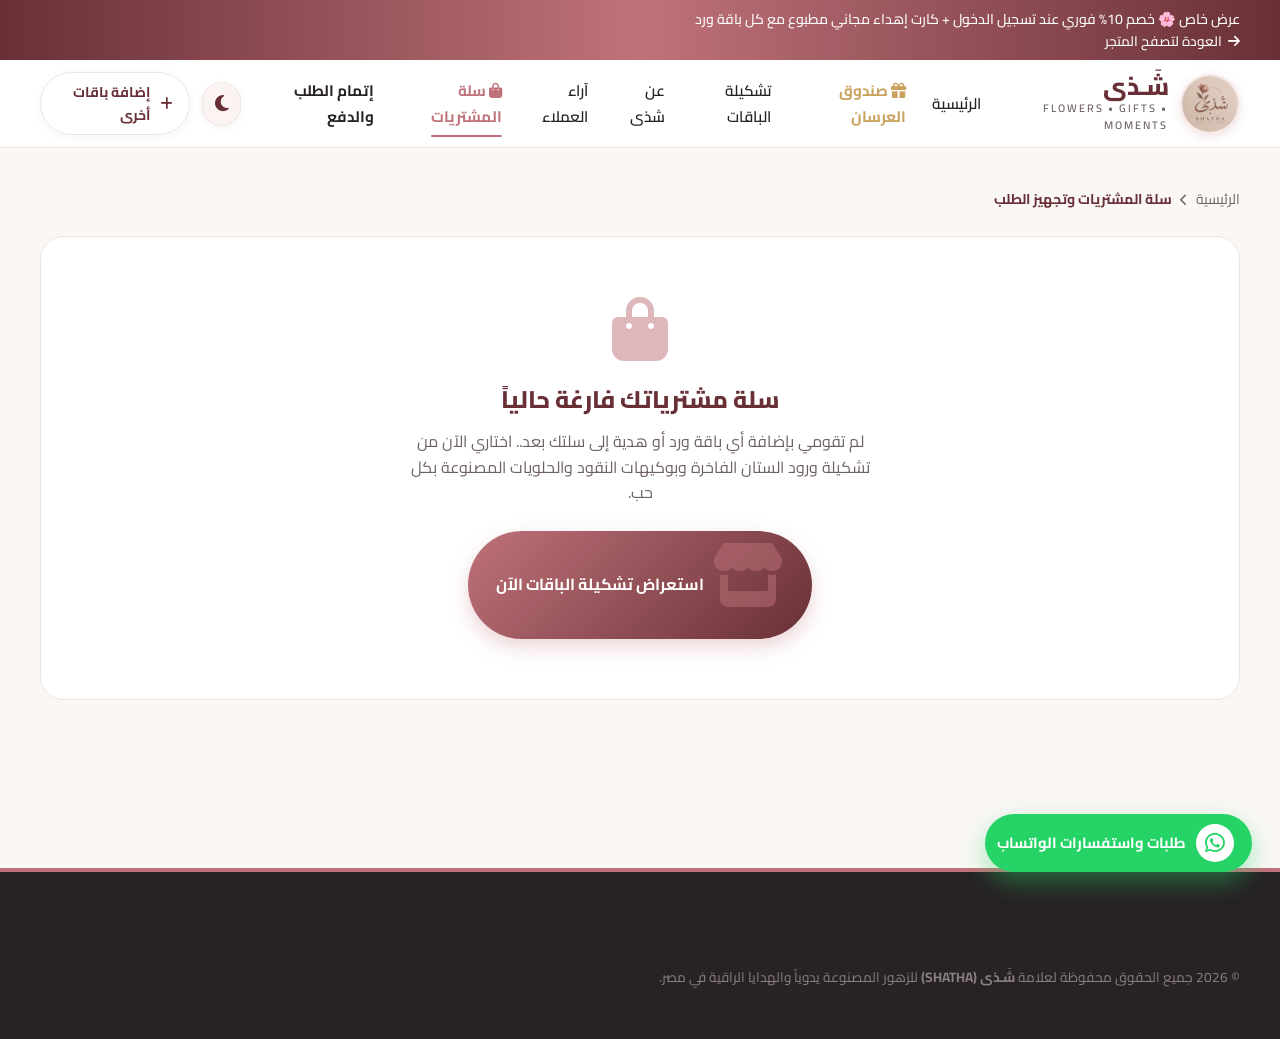
<file: cart.html>
<!DOCTYPE html>
<html lang="ar" dir="rtl">
<head>
  <meta charset="UTF-8">
  <meta name="viewport" content="width=device-width, initial-scale=1.0, maximum-scale=5.0, user-scalable=yes">
  <meta http-equiv="X-UA-Compatible" content="ie=edge">
  
  <title>سلة المشتريات | شَـذى - زهور ستان وهدايا فاخرة</title>
  <meta name="description" content="راجعي باقاتك وهداياكِ في سلة متجر شذى لزهور الستان المصنوعة يدوياً. احصلي على كارت إهداء مجاني وشحن مجاني للطلبات فوق 1000 ج.م.">
  <link rel="icon" type="image/jpeg" href="assets/images/logo.jpg">

  <!-- Google Fonts: Cairo & Playfair Display -->
  <link rel="preconnect" href="https://fonts.googleapis.com">
  <link rel="preconnect" href="https://fonts.gstatic.com" crossorigin>
  <link href="https://fonts.googleapis.com/css2?family=Cairo:wght@300;400;500;600;700;800;900&family=Playfair+Display:ital,wght@0,600;0,700;1,600&display=swap" rel="stylesheet">

  <!-- Font Awesome Icons -->
  <link rel="stylesheet" href="https://cdnjs.cloudflare.com/ajax/libs/font-awesome/6.4.0/css/all.min.css">

  <!-- Main Website Stylesheet -->
  <link rel="stylesheet" href="assets/css/style.css">

  <script>
    (function() {
      try {
        var t = localStorage.getItem('shatha_theme') || (window.matchMedia('(prefers-color-scheme: dark)').matches ? 'dark' : 'light');
        if (t === 'dark') document.documentElement.setAttribute('data-theme', 'dark');
      } catch(e) {}
    })();
  </script>

  <style>
    /* تنسيقات خاصة بصفحة السلة المستقلة */
    .cart-page-wrap {
      padding: 40px 0 80px;
      background-color: var(--bg-body);
      min-height: 80vh;
    }

    .cart-breadcrumbs {
      display: flex;
      align-items: center;
      gap: 8px;
      font-size: 0.88rem;
      color: var(--text-muted);
      margin-bottom: 25px;
    }

    .cart-breadcrumbs a {
      color: var(--text-muted);
      transition: var(--transition);
    }

    .cart-breadcrumbs a:hover {
      color: var(--primary-pink);
    }

    .cart-breadcrumbs .current {
      color: var(--primary-dark);
      font-weight: 700;
    }

    .cart-layout-grid {
      display: grid;
      grid-template-columns: 1fr 380px;
      gap: 30px;
      align-items: start;
    }

    @media (max-width: 991px) {
      .cart-layout-grid {
        grid-template-columns: 1fr;
      }
    }

    .cart-card-box {
      background: #FFFFFF;
      border-radius: var(--radius-lg);
      padding: 24px;
      box-shadow: var(--shadow-sm);
      border: 1px solid var(--border-subtle);
      margin-bottom: 25px;
    }

    .cart-table-header {
      display: grid;
      grid-template-columns: 3fr 1fr 1fr 1fr 40px;
      padding-bottom: 14px;
      border-bottom: 1.5px solid var(--border-subtle);
      font-weight: 800;
      color: var(--primary-dark);
      font-size: 0.95rem;
      align-items: center;
    }

    @media (max-width: 768px) {
      .cart-table-header {
        display: none;
      }
    }

    .cart-row-item {
      display: grid;
      grid-template-columns: 3fr 1fr 1fr 1fr 40px;
      padding: 20px 0;
      border-bottom: 1px solid var(--border-subtle);
      align-items: center;
      gap: 15px;
      transition: var(--transition);
    }

    @media (max-width: 768px) {
      .cart-row-item {
        display: flex;
        flex-direction: column;
        align-items: flex-start;
        position: relative;
        padding: 16px;
        background: #FFF9F9;
        border-radius: var(--radius-md);
        margin-bottom: 14px;
        border: 1px solid var(--border-subtle);
      }
    }

    .cart-item-prod-col {
      display: flex;
      align-items: center;
      gap: 16px;
    }

    .cart-prod-thumb {
      width: 75px;
      height: 75px;
      border-radius: var(--radius-md);
      object-fit: cover;
      border: 1px solid var(--border-subtle);
      flex-shrink: 0;
    }

    .cart-prod-meta h4 {
      font-size: 1rem;
      font-weight: 800;
      color: var(--primary-dark);
      margin-bottom: 4px;
    }

    .cart-prod-meta .size-badge {
      display: inline-block;
      background: var(--bg-card);
      color: var(--primary-pink);
      padding: 2px 8px;
      border-radius: 6px;
      font-size: 0.78rem;
      font-weight: 600;
    }

    .btn-item-whatsapp-cart {
      display: inline-flex;
      align-items: center;
      gap: 6px;
      background: #25D366;
      color: #FFFFFF;
      padding: 5px 12px;
      border-radius: var(--radius-full);
      font-size: 0.78rem;
      font-weight: 700;
      text-decoration: none;
      margin-top: 6px;
      transition: var(--transition);
      cursor: pointer;
    }

    .btn-item-whatsapp-cart:hover {
      background: #1EBE5D;
      transform: scale(1.02);
    }

    .cart-item-remove-btn {
      color: #E74C3C;
      background: rgba(231, 76, 60, 0.1);
      width: 36px;
      height: 36px;
      border-radius: 50%;
      display: flex;
      align-items: center;
      justify-content: center;
      cursor: pointer;
      transition: var(--transition);
      border: none;
    }

    .cart-item-remove-btn:hover {
      background: #E74C3C;
      color: #FFFFFF;
      transform: scale(1.1);
    }

    @media (max-width: 768px) {
      .cart-item-remove-btn {
        position: absolute;
        top: 14px;
        left: 14px;
      }
    }

    .cart-sidebar-summary {
      position: sticky;
      top: 90px;
    }

    .summary-title {
      font-size: 1.2rem;
      font-weight: 800;
      color: var(--primary-dark);
      padding-bottom: 14px;
      border-bottom: 1.5px solid var(--border-subtle);
      margin-bottom: 16px;
      display: flex;
      align-items: center;
      gap: 8px;
    }

    .summary-calc-row {
      display: flex;
      justify-content: space-between;
      margin-bottom: 12px;
      font-size: 0.95rem;
      color: var(--text-main);
    }

    .summary-calc-row.discount-row {
      color: #27AE60;
      font-weight: 700;
    }

    .summary-calc-row.total-row {
      border-top: 1.5px dashed var(--border-subtle);
      padding-top: 16px;
      margin-top: 16px;
      font-size: 1.25rem;
      font-weight: 900;
      color: var(--primary-dark);
    }

    .btn-checkout-cta {
      width: 100%;
      background: linear-gradient(135deg, var(--primary-pink), var(--primary-dark));
      color: #FFFFFF;
      padding: 16px 20px;
      border-radius: var(--radius-full);
      font-size: 1.1rem;
      font-weight: 800;
      display: flex;
      align-items: center;
      justify-content: center;
      gap: 10px;
      text-decoration: none;
      box-shadow: 0 8px 20px rgba(212, 107, 123, 0.35);
      transition: var(--transition);
      margin-top: 20px;
      cursor: pointer;
    }

    .btn-checkout-cta:hover {
      transform: translateY(-2px);
      box-shadow: 0 12px 25px rgba(212, 107, 123, 0.45);
    }

    .btn-wa-full-cart {
      width: 100%;
      background: #25D366;
      color: #FFFFFF;
      padding: 14px 20px;
      border-radius: var(--radius-full);
      font-size: 1rem;
      font-weight: 800;
      display: flex;
      align-items: center;
      justify-content: center;
      gap: 8px;
      text-decoration: none;
      box-shadow: 0 8px 18px rgba(37, 211, 102, 0.3);
      transition: var(--transition);
      margin-top: 12px;
      cursor: pointer;
    }

    .btn-wa-full-cart:hover {
      background: #1EBE5D;
      transform: translateY(-2px);
    }

    .cart-empty-big {
      text-align: center;
      padding: 60px 20px;
      background: #FFFFFF;
      border-radius: var(--radius-lg);
      border: 1px solid var(--border-subtle);
    }

    .cart-empty-big i {
      font-size: 4rem;
      color: var(--primary-pink);
      opacity: 0.5;
      margin-bottom: 20px;
    }

    .cart-empty-big h3 {
      font-size: 1.5rem;
      color: var(--primary-dark);
      margin-bottom: 10px;
      font-weight: 800;
    }

    .cart-empty-big p {
      color: var(--text-muted);
      max-width: 460px;
      margin: 0 auto 25px;
      line-height: 1.6;
    }

    /* أنماط الوضع الليلي لصفحة السلة */
    [data-theme="dark"] .cart-card-box,
    [data-theme="dark"] .cart-empty-big {
      background: #121215 !important;
      border: 1px solid #1E1E24 !important;
      box-shadow: 0 4px 20px rgba(0, 0, 0, 0.6) !important;
    }

    [data-theme="dark"] .cart-table-header {
      color: #FFFFFF !important;
      border-bottom-color: #24242C !important;
    }

    [data-theme="dark"] .cart-row-item {
      border-bottom-color: #1E1E24 !important;
    }

    @media (max-width: 768px) {
      [data-theme="dark"] .cart-row-item {
        background: #16161A !important;
        border-color: #24242C !important;
      }
    }

    [data-theme="dark"] .cart-prod-meta h4,
    [data-theme="dark"] .summary-title,
    [data-theme="dark"] .cart-empty-big h3 {
      color: #FFFFFF !important;
    }

    [data-theme="dark"] .summary-calc-row {
      color: #D4D4DC !important;
    }

    [data-theme="dark"] .summary-calc-row.total-row {
      color: #FFFFFF !important;
      border-top-color: #24242C !important;
    }

    [data-theme="dark"] .btn-checkout-cta {
      background: linear-gradient(135deg, var(--primary-pink), #8C3842) !important;
      color: #FFFFFF !important;
    }
  </style>
</head>
<body>

  <!-- شريط الإعلانات الترويجي العلوي -->
  <aside class="top-announcement-bar" role="region" aria-label="شريط العروض">
    <div class="container announcement-inner">
      <div class="announcement-slide">
        <span class="badge-tag">عرض خاص</span>
        <span>🌸 خصم 10% فوري عند تسجيل الدخول + كارت إهداء مجاني مطبوع مع كل باقة ورد</span>
      </div>
      <div class="auth-bar-quick">
        <a href="index.html" style="color: #fff; font-size: 0.85rem; display: flex; align-items: center; gap: 6px;">
          <i class="fas fa-arrow-right"></i> العودة لتصفح المتجر
        </a>
      </div>
    </div>
  </aside>

  <!-- الترويسة الرئيسية -->
  <header class="main-header">
    <div class="container">
      <div class="header-inner">
        <a href="index.html" class="brand-logo-wrap">
          <img src="assets/images/logo.jpg" alt="شعار شذى SHATHA" class="brand-logo-img">
          <div class="brand-names">
            <span class="brand-title">شَـذى</span>
            <span class="brand-subtitle">FLOWERS • GIFTS • MOMENTS</span>
          </div>
        </a>

        <nav>
          <ul class="nav-menu" id="navMenu">
            <li><a href="index.html#home" class="nav-link">الرئيسية</a></li>
            <li><a href="wedding.html" class="nav-link" style="color: var(--accent-gold); font-weight: 700;"><i class="fas fa-gift"></i> صندوق العرسان</a></li>
            <li><a href="index.html#products" class="nav-link">تشكيلة الباقات</a></li>
            <li><a href="index.html#about" class="nav-link">عن شذى</a></li>
            <li><a href="index.html#testimonials" class="nav-link">آراء العملاء</a></li>
            <li><a href="cart.html" class="nav-link active" style="color: var(--primary-pink); font-weight: 700;"><i class="fas fa-shopping-bag"></i> سلة المشتريات</a></li>
            <li><a href="checkout.html" class="nav-link" style="font-weight: 700;">إتمام الطلب والدفع</a></li>
          </ul>
        </nav>

        <div class="header-actions">
          <button class="action-btn theme-toggle-btn" id="themeToggleBtn" onclick="toggleTheme()" title="التبديل إلى الوضع الداكن" aria-label="التبديل إلى الوضع الداكن">
            <i class="fas fa-moon"></i>
          </button>
          <a href="index.html" class="btn-secondary" style="padding: 8px 16px; font-size: 0.88rem; border-radius: var(--radius-full); text-decoration: none;">
            <i class="fas fa-plus"></i> إضافة باقات أخرى
          </a>
        </div>
      </div>
    </div>
  </header>

  <!-- جسم صفحة السلة -->
  <main class="cart-page-wrap">
    <div class="container">
      
      <!-- مسار التنقل -->
      <div class="cart-breadcrumbs">
        <a href="index.html">الرئيسية</a>
        <i class="fas fa-chevron-left" style="font-size: 0.75rem;"></i>
        <span class="current">سلة المشتريات وتجهيز الطلب</span>
      </div>

      <!-- حالة وجود منتجات بالسلة -->
      <div id="cartFullContent" style="display: none;">
        <div class="section-header" style="margin-bottom: 25px; text-align: right;">
          <h2 class="section-title" style="margin-bottom: 4px;">سلة مشترياتك وباقاتك المختارة 🌸</h2>
          <p class="section-desc" style="margin-bottom: 0;">راجعي باقاتك وهداياكِ وعدّلي الكميات أو اطلبي أي باقة بشكل منفصل عبر واتساب.</p>
        </div>

        <!-- شريط الشحن المجاني التفاعلي -->
        <div class="cart-card-box" style="padding: 16px 20px; margin-bottom: 20px;">
          <div class="cart-free-shipping-meter" style="padding: 0; background: transparent;">
            <div class="meter-text" id="cartPageMeterText" style="margin-bottom: 8px;">
              أضيفي بـ <strong>350 ج.م</strong> إضافية للحصول على توصيل مجاني!
            </div>
            <div class="meter-bar" style="height: 10px;">
              <div class="meter-fill" id="cartPageMeterFill"></div>
            </div>
          </div>
        </div>

        <div class="cart-layout-grid">
          <!-- العمود الأيمن: قائمة الباقات -->
          <div class="cart-items-column">
            <div class="cart-card-box">
              <div class="cart-table-header">
                <div>الباقة والتنسيق</div>
                <div style="text-align: center;">سعر الوحدة</div>
                <div style="text-align: center;">الكمية</div>
                <div style="text-align: center;">المجموع</div>
                <div></div>
              </div>

              <div id="cartRowsContainer">
                <!-- يتم التوليد عبر جافاسكريبت -->
              </div>
            </div>

            <!-- كارت الإهداء المجاني -->
            <div class="cart-card-box">
              <div class="cart-gift-card-addon" style="margin: 0;">
                <label class="gift-card-toggle-label" style="font-size: 1rem; font-weight: 700;">
                  <input type="checkbox" id="pageGiftCardToggle" onchange="togglePageGiftCard()">
                  <span>💌 إرفاق كارت إهداء مذهب ومطبوع مجاناً مع هديتك</span>
                </label>
                <div id="pageGiftCardWrapper" style="display: none; margin-top: 14px;">
                  <textarea class="gift-message-input" id="pageGiftCardMsg" rows="3" placeholder="اكتبي نص الإهداء والتهنئة هنا، وسنقوم بطباعته بأناقة على كارت فاخر مجاناً..."></textarea>
                </div>
              </div>
            </div>
          </div>

          <!-- العمود الأيسر: ملخص الفاتورة وإتمام الطلب -->
          <div class="cart-sidebar-summary">
            <div class="cart-card-box">
              <h3 class="summary-title">
                <i class="fas fa-file-invoice-dollar" style="color: var(--primary-pink);"></i>
                <span>ملخص السلة والحسابات</span>
              </h3>

              <!-- إدخال كود الخصم -->
              <div class="coupon-input-group" style="margin-bottom: 20px;">
                <input type="text" id="pageCouponInput" placeholder="أدخل كود الخصم (10%)" aria-label="كود الخصم">
                <button type="button" onclick="applyPageCoupon()">تطبيق</button>
              </div>

              <!-- حساب مصاريف الشحن التقديرية -->
              <div class="form-group" style="margin-bottom: 16px;">
                <label for="pageShippingSelect" style="font-size: 0.88rem; font-weight: 700; color: var(--primary-dark); margin-bottom: 6px; display: block;">
                  🚚 اختر محافظتك لحساب التوصيل:
                </label>
                <select id="pageShippingSelect" class="form-control" onchange="handlePageShippingChange()" style="font-size: 0.88rem; padding: 10px; border-radius: var(--radius-sm); border: 1.5px solid var(--border-subtle); width: 100%;">
                  <option value="cairo" data-price="50">القاهرة - 50 ج.م</option>
                  <option value="giza" data-price="60">الجيزة و6 أكتوبر والشيخ زايد - 60 ج.م</option>
                  <option value="new-cairo" data-price="50">القاهرة الجديدة والتجمع والرحاب ومدينتي - 50 ج.م</option>
                  <option value="alexandria" data-price="80">الإسكندرية والساحل الشمالي - 80 ج.م</option>
                  <option value="qalyubia" data-price="60">القليوبية - 60 ج.م</option>
                  <option value="sharqia" data-price="80">الشرقية - 80 ج.م</option>
                  <option value="dakahlia" data-price="80">الدقهلية - 80 ج.م</option>
                  <option value="gharbia" data-price="80">الغربية - 80 ج.م</option>
                  <option value="menofia" data-price="75">المنوفية - 75 ج.م</option>
                  <option value="beheira" data-price="85">البحيرة - 85 ج.م</option>
                  <option value="fayoum" data-price="90">الفيوم - 90 ج.م</option>
                  <option value="sohag" data-price="110">سوهاج - 110 ج.م</option>
                  <option value="aswan" data-price="130">أسوان - 130 ج.م</option>
                  <option value="custom" data-price="60">✏️ أخرى (محافظة أو منطقة يدوية) - 60 ج.م</option>
                </select>
                <div id="pageManualGovWrap" style="display: none; margin-top: 8px;">
                  <input type="text" id="pageManualGovInput" placeholder="اكتب اسم محافظتك..." class="form-control" style="font-size: 0.85rem; padding: 8px 12px; border-radius: var(--radius-sm); border: 1px dashed var(--primary-pink); width: 100%;">
                </div>
              </div>

              <!-- سطور الحساب -->
              <div class="summary-calc-row">
                <span>مجموع الباقات:</span>
                <strong id="pageSubtotalVal">0 ج.م</strong>
              </div>

              <div class="summary-calc-row discount-row" id="pageDiscountRow" style="display: none;">
                <span>خصم الكوبون (<span id="pageDiscountCodeLabel"></span>):</span>
                <strong id="pageDiscountVal">-0 ج.م</strong>
              </div>

              <div class="summary-calc-row">
                <span>تكلفة التوصيل:</span>
                <strong id="pageShippingCostVal">50 ج.م</strong>
              </div>

              <div class="summary-calc-row total-row">
                <span>المبلغ الإجمالي:</span>
                <span id="pageTotalVal" style="color: var(--primary-pink);">0 ج.م</span>
              </div>

              <!-- أزرار الإجراءات -->
              <a href="checkout.html" class="btn-checkout-cta" id="pageProceedBtn">
                <span>متابعة إتمام الطلب والدفع</span>
                <i class="fas fa-arrow-left"></i>
              </a>

              <!-- مميزات الثقة السريعة -->
              <div style="margin-top: 20px; padding-top: 15px; border-top: 1px solid var(--border-subtle); display: flex; flex-direction: column; gap: 8px; font-size: 0.82rem; color: var(--text-muted);">
                <div><i class="fas fa-check-circle" style="color: #27AE60;"></i> كارت إهداء مطبوع مذهب مجاناً مع كل باقة</div>
                <div><i class="fas fa-check-circle" style="color: #27AE60;"></i> توصيل آمن ومغلف بعناية فائقة لكافة المحافظات</div>
                <div><i class="fas fa-check-circle" style="color: #27AE60;"></i> دفع عبر فودافون كاش أو إنستاباي InstaPay</div>
              </div>
            </div>
          </div>
        </div>
      </div>

      <!-- حالة السلة الفارغة -->
      <div id="cartEmptyContent" class="cart-empty-big" style="display: none;">
        <i class="fas fa-shopping-bag"></i>
        <h3>سلة مشترياتك فارغة حالياً</h3>
        <p>لم تقومي بإضافة أي باقة ورد أو هدية إلى سلتك بعد.. اختاري الآن من تشكيلة ورود الستان الفاخرة وبوكيهات النقود والحلويات المصنوعة بكل حب.</p>
        <a href="index.html#products" class="btn-primary" style="display: inline-flex; align-items: center; gap: 8px; padding: 12px 28px; text-decoration: none; border-radius: var(--radius-full);">
          <i class="fas fa-store"></i> استعراض تشكيلة الباقات الآن
        </a>
      </div>

    </div>
  </main>

  <!-- تذييل الموقع -->
  <footer class="main-footer">
    <div class="container">
      <div class="footer-bottom" style="border-top: none; padding: 25px 0;">
        <p>© 2026 جميع الحقوق محفوظة لعلامة <strong>شَـذى (SHATHA)</strong> للزهور المصنوعة يدوياً والهدايا الراقية في مصر.</p>
      </div>
    </div>
  </footer>

  <!-- زر الواتساب العائم الدائم للاستفسارات (Floating Sticky WhatsApp) -->
  <a href="https://wa.me/201102541236?text=%D9%85%D8%B1%D8%AD%D8%A8%D8%A7%D9%8B%20%D9%81%D8%B1%D9%8A%D9%82%20%D8%B4%D8%B0%D9%89%20%F0%9F%8C%B8%20%D8%A3%D8%AD%D8%AA%D8%A7%D8%AC%20%D9%85%D8%B3%D8%A7%D8%B9%D8%AF%D8%A9%20%D9%81%D9%8A%20%D8%A7%D9%84%D8%B3%D9%84%D8%A9" 
     target="_blank" 
     class="floating-whatsapp-btn" 
     id="floatingWhatsappBtn"
     title="تواصلي معنا عبر واتساب 01102541236">
    <div class="whatsapp-icon-circle">
      <i class="fab fa-whatsapp"></i>
    </div>
    <span class="whatsapp-btn-text">طلبات واستفسارات الواتساب</span>
  </a>

  <!-- Toast Notification Container -->
  <div id="toastContainer" class="toast-container"></div>

  <script src="assets/js/products-data.js"></script>
  <script>
    const CONFIG = {
      storeName: "شذى للهدايا والورد المصنوع",
      whatsappNumber: "201102541236",
      freeShippingThreshold: 1000,
      currency: "ج.م",
      discountPercent: 10
    };

    let cart = [];
    let appliedCoupon = null;

    function loadCart() {
      try {
        const saved = localStorage.getItem('shatha_cart_items');
        if (saved) cart = JSON.parse(saved);
        const coupon = localStorage.getItem('shatha_applied_coupon');
        if (coupon) appliedCoupon = coupon;
      } catch (e) {
        console.warn("Cart load error", e);
      }
    }

    function saveCart() {
      try {
        localStorage.setItem('shatha_cart_items', JSON.stringify(cart));
        if (appliedCoupon) {
          localStorage.setItem('shatha_applied_coupon', appliedCoupon);
        } else {
          localStorage.removeItem('shatha_applied_coupon');
        }
      } catch (e) {}
    }

    function renderCartPage() {
      const fullWrap = document.getElementById("cartFullContent");
      const emptyWrap = document.getElementById("cartEmptyContent");
      const rowsContainer = document.getElementById("cartRowsContainer");

      if (!cart || cart.length === 0) {
        if (fullWrap) fullWrap.style.display = "none";
        if (emptyWrap) emptyWrap.style.display = "block";
        return;
      }

      if (emptyWrap) emptyWrap.style.display = "none";
      if (fullWrap) fullWrap.style.display = "block";

      rowsContainer.innerHTML = cart.map(item => `
        <div class="cart-row-item">
          <div class="cart-item-prod-col">
            <img src="${item.image}" alt="${item.name}" class="cart-prod-thumb">
            <div class="cart-prod-meta">
              <h4>${item.name}</h4>
              <span class="size-badge">${item.sizeName}</span>
              ${item.customText ? `<div style="font-size: 0.75rem; color: var(--accent-gold); margin-top: 4px; line-height: 1.4; background: rgba(212,175,55,0.08); padding: 4px 8px; border-radius: 6px; border: 1px dashed rgba(212,175,55,0.3);"><i class="fas fa-ring"></i> ${item.customText}</div>` : ''}
            </div>
          </div>

          <div style="text-align: center; font-weight: 700; color: var(--text-main);">
            ${item.price} ${CONFIG.currency}
          </div>

          <div style="display: flex; justify-content: center;">
            <div class="cart-qty-controls">
              <button class="qty-btn" onclick="changeQuantity('${item.cartKey}', -1)">-</button>
              <span class="qty-val">${item.quantity}</span>
              <button class="qty-btn" onclick="changeQuantity('${item.cartKey}', 1)">+</button>
            </div>
          </div>

          <div style="text-align: center; font-weight: 800; color: var(--primary-pink); font-size: 1.05rem;">
            ${item.price * item.quantity} ${CONFIG.currency}
          </div>

          <div style="display: flex; justify-content: center;">
            <button class="cart-item-remove-btn" onclick="removeItem('${item.cartKey}')" title="حذف">
              <i class="fas fa-trash-alt"></i>
            </button>
          </div>
        </div>
      `).join('');

      calculatePageTotals();
    }

    function changeQuantity(cartKey, delta) {
      const idx = cart.findIndex(i => i.cartKey === cartKey);
      if (idx > -1) {
        cart[idx].quantity += delta;
        if (cart[idx].quantity <= 0) {
          cart.splice(idx, 1);
          showToast("تم حذف المنتج من السلة", "info");
        }
        saveCart();
        renderCartPage();
      }
    }

    function removeItem(cartKey) {
      cart = cart.filter(i => i.cartKey !== cartKey);
      saveCart();
      renderCartPage();
      showToast("تم حذف المنتج من السلة", "info");
    }

    function calculatePageTotals() {
      const subtotal = cart.reduce((sum, item) => sum + (item.price * item.quantity), 0);
      const subtotalElem = document.getElementById("pageSubtotalVal");
      const discountRow = document.getElementById("pageDiscountRow");
      const discountElem = document.getElementById("pageDiscountVal");
      const discountCodeLabel = document.getElementById("pageDiscountCodeLabel");
      const totalElem = document.getElementById("pageTotalVal");
      const meterFill = document.getElementById("cartPageMeterFill");
      const meterText = document.getElementById("cartPageMeterText");
      const shippingSelect = document.getElementById("pageShippingSelect");
      const shippingCostElem = document.getElementById("pageShippingCostVal");

      // التوصيل المجاني
      const isFreeShipping = subtotal >= CONFIG.freeShippingThreshold;
      let shippingPrice = 50;
      if (shippingSelect) {
        const selOpt = shippingSelect.options[shippingSelect.selectedIndex];
        shippingPrice = parseInt(selOpt.getAttribute("data-price") || "50");
      }

      if (isFreeShipping) {
        shippingPrice = 0;
        if (shippingCostElem) shippingCostElem.innerHTML = '<span style="color: #27AE60;">مجاني 🎉</span>';
      } else {
        if (shippingCostElem) shippingCostElem.innerText = `${shippingPrice} ${CONFIG.currency}`;
      }

      // شريط التقدم
      if (meterFill && meterText) {
        const percent = Math.min(100, Math.round((subtotal / CONFIG.freeShippingThreshold) * 100));
        meterFill.style.width = `${percent}%`;
        if (isFreeShipping) {
          meterText.innerHTML = `🎉 مبروك! حصلتِ على توصيل مجاني لباقاتك!`;
          meterFill.style.background = "#27AE60";
        } else {
          const remaining = CONFIG.freeShippingThreshold - subtotal;
          meterText.innerHTML = `أضيفي بـ <strong>${remaining} ${CONFIG.currency}</strong> إضافية للشحن المجاني!`;
          meterFill.style.background = "linear-gradient(90deg, var(--primary-pink), #25D366)";
        }
      }

      // الخصم
      let discount = 0;
      if (appliedCoupon) {
        discount = Math.round(subtotal * (CONFIG.discountPercent / 100));
        if (discountRow) discountRow.style.display = "flex";
        if (discountElem) discountElem.innerText = `- ${discount} ${CONFIG.currency} (10%)`;
        if (discountCodeLabel) discountCodeLabel.innerText = appliedCoupon;
      } else {
        if (discountRow) discountRow.style.display = "none";
      }

      const total = Math.max(0, subtotal - discount + shippingPrice);

      if (subtotalElem) subtotalElem.innerText = `${subtotal} ${CONFIG.currency}`;
      if (totalElem) totalElem.innerText = `${total} ${CONFIG.currency}`;
    }

    function applyPageCoupon() {
      const input = document.getElementById("pageCouponInput");
      const code = input?.value.trim().toUpperCase();
      if (!code) {
        showToast("يرجى كتابة كود الخصم أولاً", "info");
        return;
      }

      // فحص كود المستخدم
      const savedUserJson = localStorage.getItem('shatha_google_user');
      if (savedUserJson) {
        const user = JSON.parse(savedUserJson);
        if (user.couponCode === code) {
          const isUsed = localStorage.getItem(`shatha_coupon_used_${user.id}`) === 'true';
          if (isUsed) {
            showToast("هذا الكود تم استخدامه مسبقاً! كل حساب له استخدام لمرة واحدة فقط.", "error");
            return;
          }
          appliedCoupon = code;
          saveCart();
          calculatePageTotals();
          showToast(`تم تطبيق خصم 10% الخاص بحسابك (${code}) بنجاح! 🌸`, "success");
          return;
        }
      }

      if (code === "SHATHA10") {
        appliedCoupon = code;
        saveCart();
        calculatePageTotals();
        showToast(`تم تطبيق كود الخصم (${code}) بنجاح! 🌸`, "success");
        return;
      }

      showToast("عذراً، كود الخصم غير صالح أو غير مرتبط بحسابك", "error");
    }

    function handlePageShippingChange() {
      const select = document.getElementById("pageShippingSelect");
      const manualWrap = document.getElementById("pageManualGovWrap");
      if (select?.value === "custom") {
        if (manualWrap) manualWrap.style.display = "block";
      } else {
        if (manualWrap) manualWrap.style.display = "none";
      }
      calculatePageTotals();
    }

    function togglePageGiftCard() {
      const toggle = document.getElementById("pageGiftCardToggle");
      const wrap = document.getElementById("pageGiftCardWrapper");
      if (wrap) wrap.style.display = toggle?.checked ? "block" : "none";
    }

    function showToast(msg, type = "info") {
      let container = document.getElementById("toastContainer");
      if (!container) return;
      const toast = document.createElement("div");
      toast.className = `toast toast-${type}`;
      toast.innerHTML = `<i class="fas fa-info-circle"></i> <span>${msg}</span>`;
      container.appendChild(toast);
      setTimeout(() => toast.classList.add("show"), 10);
      setTimeout(() => {
        toast.classList.remove("show");
        setTimeout(() => toast.remove(), 400);
      }, 3000);
    }

    /* ================= إدارة الوضع الليلي في صفحة السلة ================= */
    const SHATHA_THEME_KEY = 'shatha_theme';

    function updateThemeUI(theme) {
      const isDark = theme === 'dark';
      const toggleBtns = document.querySelectorAll('.theme-toggle-btn');
      toggleBtns.forEach(btn => {
        const title = isDark ? 'التبديل إلى الوضع الفاتح' : 'التبديل إلى الوضع الليلي';
        btn.setAttribute('aria-label', title);
        btn.setAttribute('title', title);
        const icon = btn.querySelector('i');
        if (icon) {
          icon.className = isDark ? 'fas fa-sun' : 'fas fa-moon';
          icon.classList.remove('theme-icon-rotate');
          void icon.offsetWidth;
          icon.classList.add('theme-icon-rotate');
        }
      });
      const metaThemeColor = document.querySelector('meta[name="theme-color"]');
      if (metaThemeColor) {
        metaThemeColor.setAttribute('content', isDark ? '#140E10' : '#BF7279');
      }
    }

    function toggleTheme() {
      const isDark = document.documentElement.getAttribute('data-theme') === 'dark';
      const newTheme = isDark ? 'light' : 'dark';
      try { localStorage.setItem(SHATHA_THEME_KEY, newTheme); } catch (e) {}

      document.documentElement.classList.add('theme-transitioning');
      setTimeout(() => document.documentElement.classList.remove('theme-transitioning'), 450);

      if (newTheme === 'dark') {
        document.documentElement.setAttribute('data-theme', 'dark');
        showToast('تم تفعيل الوضع الليلي 🌙', 'info');
      } else {
        document.documentElement.removeAttribute('data-theme');
        showToast('تم تفعيل الوضع الفاتح ☀️', 'info');
      }
      updateThemeUI(newTheme);
    }

    document.addEventListener("DOMContentLoaded", () => {
      const currentTheme = document.documentElement.getAttribute('data-theme') === 'dark' ? 'dark' : 'light';
      updateThemeUI(currentTheme);
      loadCart();
      renderCartPage();
    });
  </script>
</body>
</html>
</file>
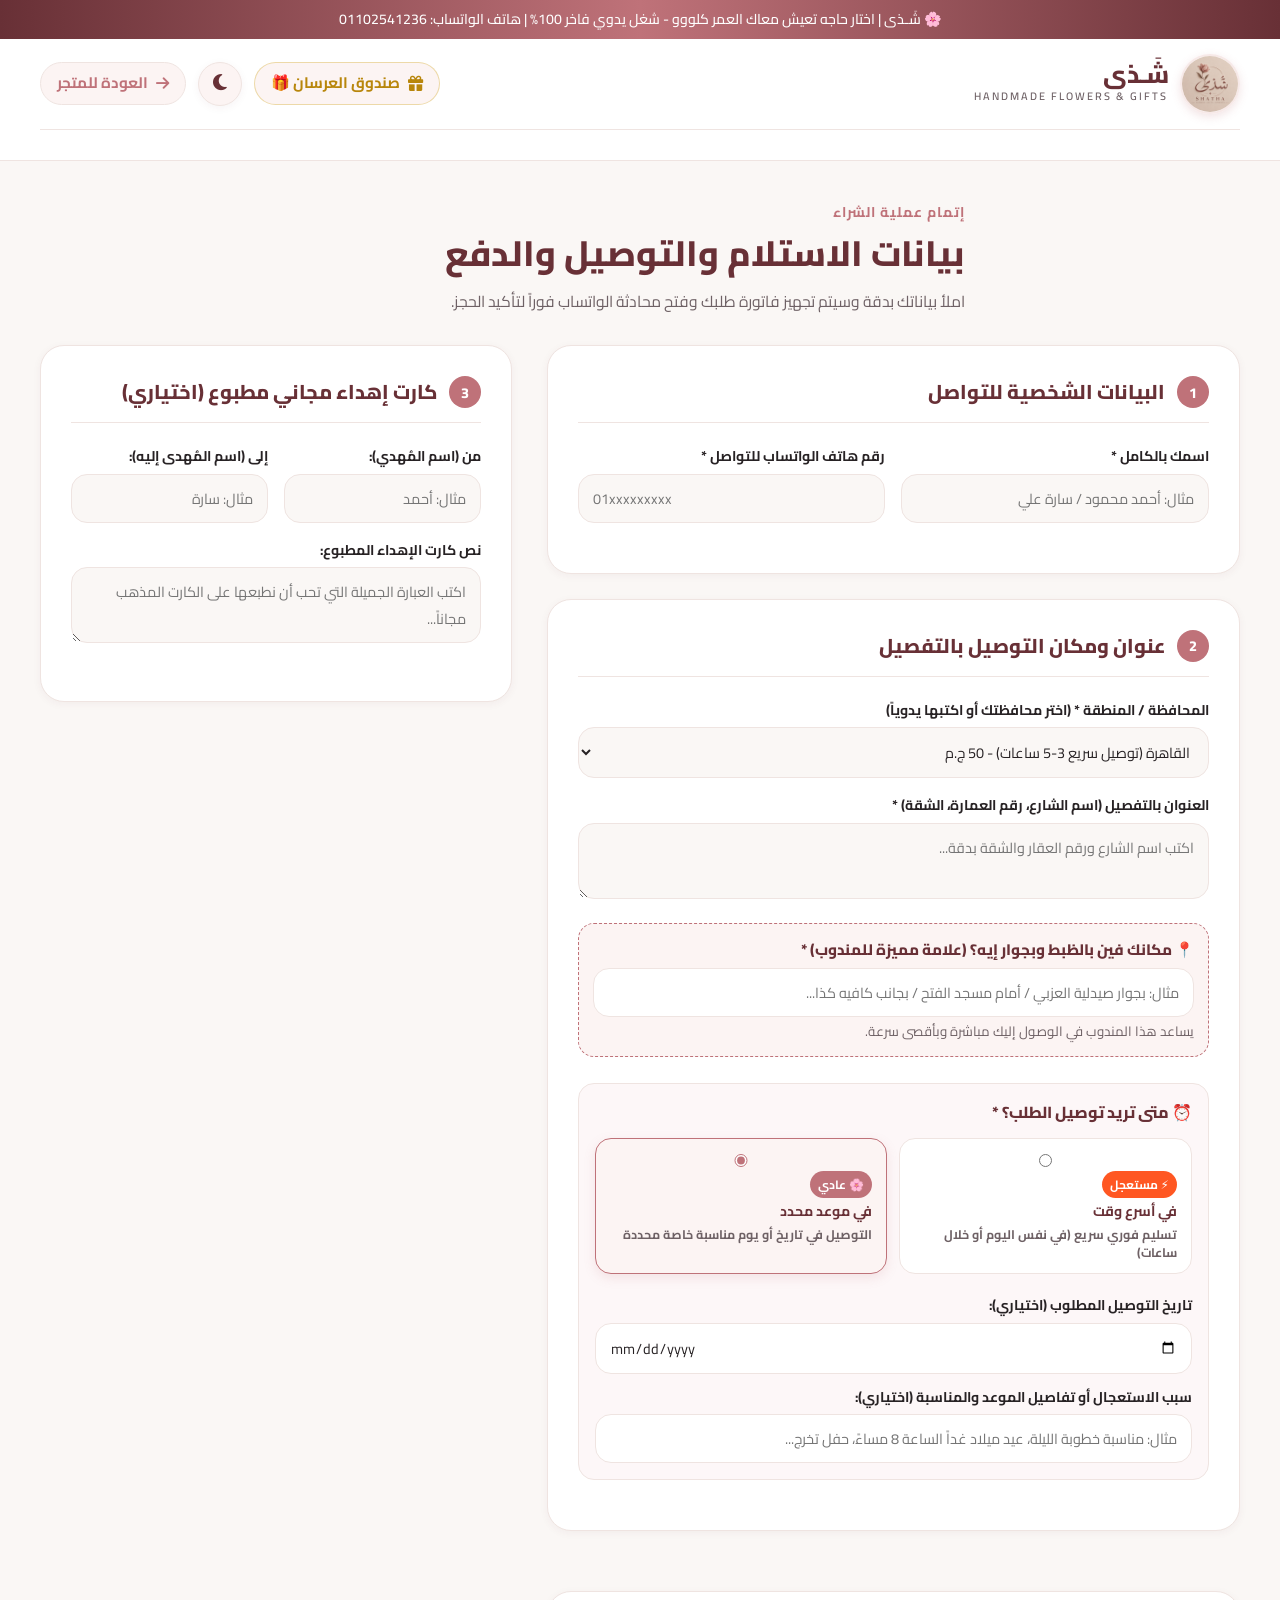
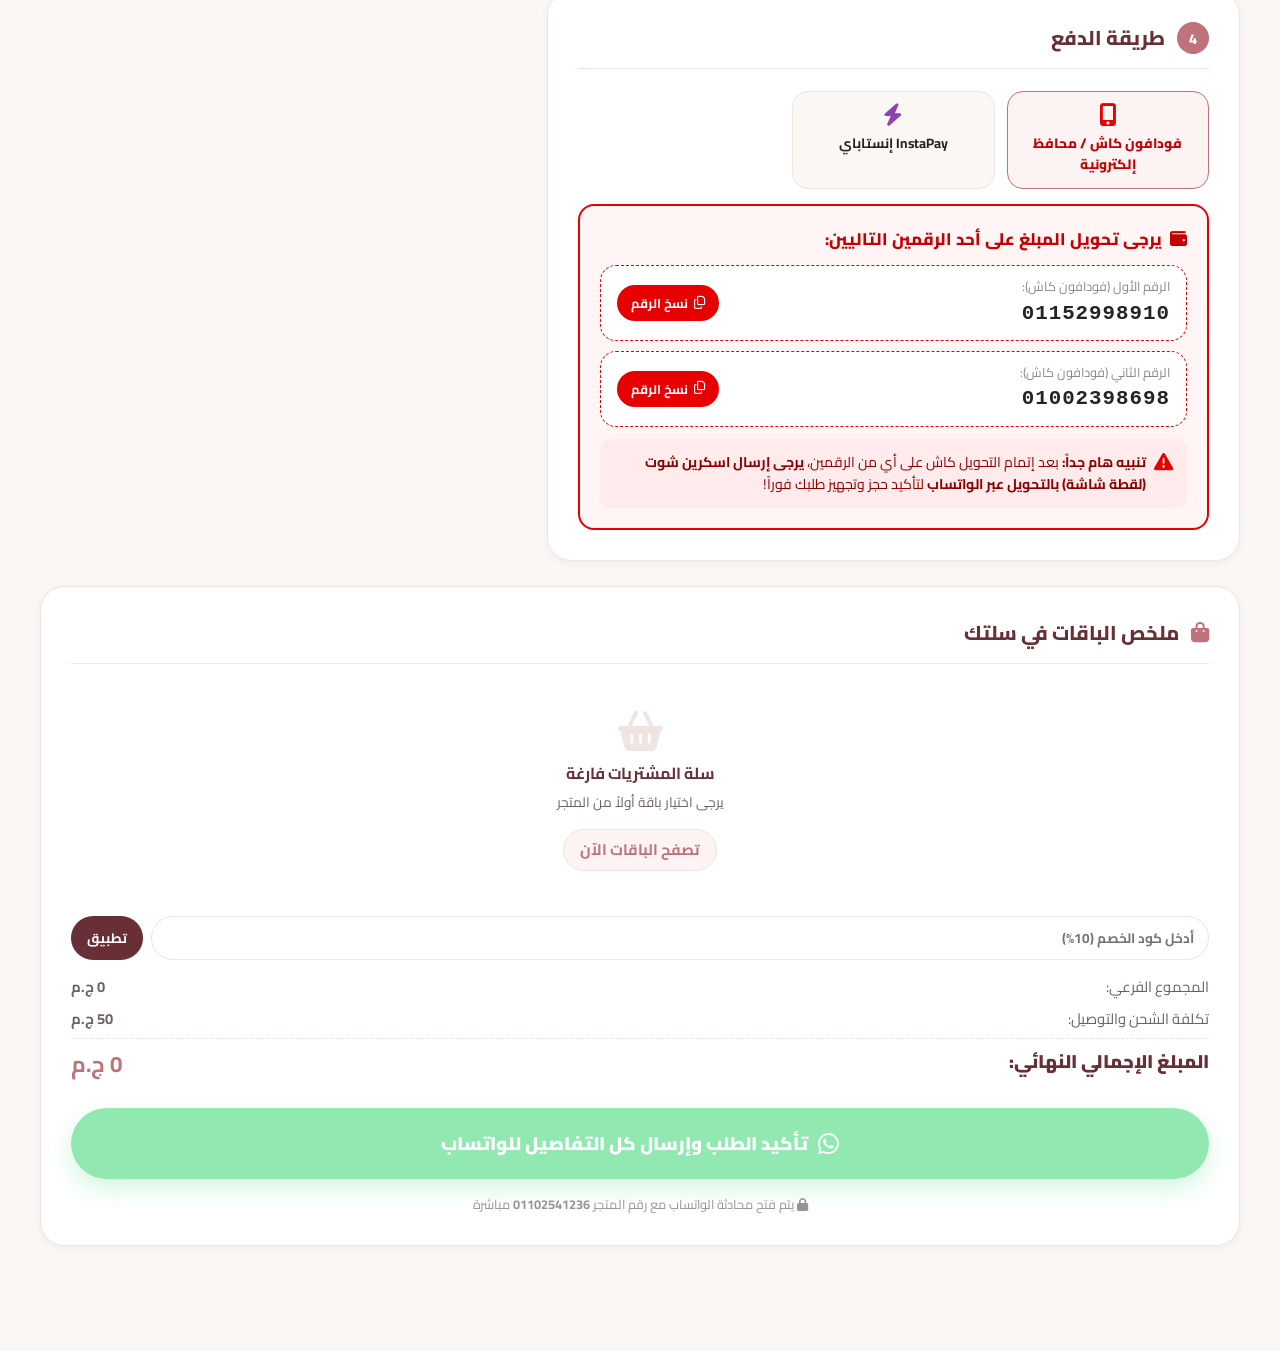
<file: checkout.html>
<!DOCTYPE html>
<html lang="ar" dir="rtl">
<head>
  <meta charset="UTF-8">
  <meta name="viewport" content="width=device-width, initial-scale=1.0">
  <title>إتمام الطلب والدفع | شذى (SHATHA) - اختار حاجه تعيش معاك العمر كلووو</title>
  
  <meta name="description" content="صفحة إتمام وتأكيد الطلب لمتجر شذى للهدايا والورد الستان الهاندميد وبوكيهات الفلوس. الدفع كاش أو فودافون كاش والتأكيد عبر واتساب: 01102541236">
  
  <!-- إعدادات تطبيق الهاتف والـ PWA (Mobile Web App) -->
  <link rel="manifest" href="data:application/manifest+json,%7B%22name%22%3A%22%D8%B4%D9%8E%D9%80%D8%B0%D9%89%20%D9%84%D9%84%D8%B2%D9%87%D9%88%D8%B1%20%D9%88%D8%A7%D9%84%D9%87%D8%AF%D8%A7%D9%8A%D8%A7%20%7C%20SHATHA%22%2C%22short_name%22%3A%22%D8%B4%D8%B0%D9%89%22%2C%22description%22%3A%22%D9%85%D8%AA%D8%AC%D8%B1%20%D8%B4%D8%B0%D9%89%20%D9%84%D9%84%D9%87%D8%AF%D8%A7%D9%8A%D8%A7%20%D9%88%D8%A7%D9%84%D9%88%D8%B1%D8%AF%20%D8%A7%D9%84%D8%B3%D8%AA%D8%A7%D9%86%20%D8%A7%D9%84%D9%87%D8%A7%D9%86%D8%AF%D9%85%D9%8A%D8%AF%20%D9%88%D8%A8%D9%88%D9%83%D9%8A%D9%87%D8%A7%D8%AA%20%D8%A7%D9%84%D9%81%D9%84%D9%88%D8%B3.%22%2C%22start_url%22%3A%22.%2Findex.html%22%2C%22display%22%3A%22standalone%22%2C%22orientation%22%3A%22portrait%22%2C%22background_color%22%3A%22%23FAF7F5%22%2C%22theme_color%22%3A%22%23BF7279%22%2C%22lang%22%3A%22ar%22%2C%22dir%22%3A%22rtl%22%2C%22icons%22%3A%5B%7B%22src%22%3A%22assets%2Fimages%2Flogo.jpg%22%2C%22sizes%22%3A%22192x192%22%2C%22type%22%3A%22image%2Fjpeg%22%2C%22purpose%22%3A%22any%20maskable%22%7D%2C%7B%22src%22%3A%22assets%2Fimages%2Flogo.jpg%22%2C%22sizes%22%3A%22512x512%22%2C%22type%22%3A%22image%2Fjpeg%22%2C%22purpose%22%3A%22any%20maskable%22%7D%5D%7D">
  <meta name="theme-color" content="#BF7279">
  <meta name="apple-mobile-web-app-capable" content="yes">
  <meta name="apple-mobile-web-app-status-bar-style" content="black-translucent">
  <meta name="apple-mobile-web-app-title" content="شذى">
  <link rel="apple-touch-icon" href="assets/images/logo.jpg">

  <!-- أيقونة الموقع (Favicon) من شعار شذى -->
  <link rel="icon" type="image/jpeg" href="assets/images/logo.jpg">
  
  <!-- أيقونات Font Awesome -->
  <link rel="stylesheet" href="https://cdnjs.cloudflare.com/ajax/libs/font-awesome/6.5.1/css/all.min.css">
  
  <!-- ملف التنسيقات الفاخر لشذى -->
  <link rel="stylesheet" href="assets/css/style.css">

  <script>
    (function() {
      try {
        var t = localStorage.getItem('shatha_theme') || (window.matchMedia('(prefers-color-scheme: dark)').matches ? 'dark' : 'light');
        if (t === 'dark') document.documentElement.setAttribute('data-theme', 'dark');
      } catch(e) {}
    })();
  </script>

  <style>
    .checkout-page-wrap {
      padding: 40px 0 80px;
      min-height: 80vh;
    }

    .checkout-nav-bar {
      display: flex;
      justify-content: space-between;
      align-items: center;
      padding: 15px 0;
      border-bottom: 1px solid var(--border-subtle);
      margin-bottom: 30px;
    }

    .back-to-store-link {
      display: inline-flex;
      align-items: center;
      gap: 8px;
      font-weight: 700;
      color: var(--primary-pink);
      font-size: 0.95rem;
      padding: 8px 16px;
      border-radius: var(--radius-full);
      background: var(--primary-soft);
      border: 1px solid var(--border-subtle);
      transition: var(--transition);
    }

    .back-to-store-link:hover {
      background: var(--primary-pink);
      color: #FFFFFF;
    }

    .checkout-main-grid {
      display: grid;
      grid-template-columns: 1.25fr 0.85fr;
      gap: 35px;
      align-items: start;
    }

    .checkout-card {
      background: #FFFFFF;
      border-radius: var(--radius-lg);
      border: 1px solid var(--border-subtle);
      padding: 30px;
      box-shadow: var(--shadow-sm);
      margin-bottom: 25px;
    }

    .checkout-card-header {
      display: flex;
      align-items: center;
      gap: 12px;
      margin-bottom: 22px;
      padding-bottom: 14px;
      border-bottom: 1px solid var(--border-subtle);
    }

    .checkout-card-header h3 {
      font-size: 1.25rem;
      font-weight: 800;
      color: var(--primary-dark);
    }

    .checkout-card-header .header-badge-num {
      width: 32px;
      height: 32px;
      border-radius: 50%;
      background: var(--primary-pink);
      color: #FFFFFF;
      display: flex;
      align-items: center;
      justify-content: center;
      font-weight: 800;
      font-size: 0.9rem;
    }

    /* صندوق فودافون كاش التنبيهي */
    .vodafone-cash-box {
      background: #FFF5F5;
      border: 2px solid #E60000;
      border-radius: var(--radius-md);
      padding: 20px;
      margin-top: 15px;
      animation: fadeIn 0.3s ease-in-out;
    }

    .vodafone-title {
      display: flex;
      align-items: center;
      gap: 8px;
      font-size: 1.05rem;
      font-weight: 800;
      color: #C40000;
      margin-bottom: 12px;
    }

    .vf-number-pill {
      background: #FFFFFF;
      border: 1.5px dashed #E60000;
      padding: 10px 16px;
      border-radius: var(--radius-md);
      display: flex;
      justify-content: space-between;
      align-items: center;
      margin-bottom: 10px;
    }

    .vf-number-text {
      font-family: monospace;
      font-size: 1.3rem;
      font-weight: 800;
      color: #272224;
      direction: ltr;
      letter-spacing: 1px;
    }

    .btn-copy-number {
      background: #E60000;
      color: #FFFFFF;
      padding: 6px 14px;
      border-radius: var(--radius-full);
      font-size: 0.8rem;
      font-weight: 700;
      display: inline-flex;
      align-items: center;
      gap: 6px;
      cursor: pointer;
      transition: var(--transition);
    }

    .btn-copy-number:hover {
      background: #B30000;
      transform: scale(1.03);
    }

    .vf-warning-note {
      background: #FFEBEB;
      border-radius: var(--radius-sm);
      padding: 12px 14px;
      font-size: 0.88rem;
      color: #8C0000;
      line-height: 1.6;
      margin-top: 12px;
      display: flex;
      align-items: flex-start;
      gap: 8px;
    }

    /* ملخص الفاتورة بالعمود الأيسر */
    .order-sidebar-summary {
      position: sticky;
      top: 90px;
    }

    .cart-summary-item {
      display: flex;
      align-items: center;
      gap: 12px;
      padding: 10px 0;
      border-bottom: 1px solid var(--border-subtle);
    }

    .cart-summary-item img {
      width: 60px;
      height: 60px;
      border-radius: var(--radius-sm);
      object-fit: cover;
      border: 1px solid var(--border-subtle);
    }

    .cart-summary-item-details {
      flex: 1;
    }

    .cart-summary-item-details h4 {
      font-size: 0.9rem;
      font-weight: 700;
      color: var(--text-main);
      margin-bottom: 2px;
    }

    .cart-summary-item-details p {
      font-size: 0.78rem;
      color: var(--primary-pink);
      font-weight: 600;
    }

    .btn-submit-order-whatsapp {
      width: 100%;
      background: #25D366;
      color: #FFFFFF;
      padding: 18px 20px;
      border-radius: var(--radius-full);
      font-weight: 900;
      font-size: 1.15rem;
      display: flex;
      align-items: center;
      justify-content: center;
      gap: 10px;
      box-shadow: 0 10px 25px rgba(37, 211, 102, 0.4);
      cursor: pointer;
      transition: var(--transition);
      margin-top: 25px;
    }

    .btn-submit-order-whatsapp:hover {
      background: #1EBE5D;
      transform: translateY(-3px);
      box-shadow: 0 14px 30px rgba(37, 211, 102, 0.5);
    }

    @keyframes fadeIn {
      from { opacity: 0; transform: translateY(-8px); }
      to { opacity: 1; transform: translateY(0); }
    }

    .input-field-error {
      border: 2px solid #E74C3C !important;
      background: #FFF5F5 !important;
      box-shadow: 0 0 0 3px rgba(231, 76, 60, 0.2) !important;
      animation: shake 0.3s ease-in-out;
    }

    @keyframes shake {
      0%, 100% { transform: translateX(0); }
      20%, 60% { transform: translateX(-6px); }
      40%, 80% { transform: translateX(6px); }
    }

    @media (max-width: 992px) {
      .checkout-main-grid {
        grid-template-columns: 1fr;
        gap: 20px;
      }
      .order-sidebar-summary {
        position: static;
      }
    }

    @media (max-width: 600px) {
      .checkout-page-wrap {
        padding: 20px 0 60px;
      }
      .checkout-card {
        padding: 20px 16px;
        border-radius: var(--radius-md);
      }
      .checkout-card-header h3 {
        font-size: 1.1rem;
      }
      .btn-submit-order-whatsapp {
        padding: 16px;
        font-size: 1.05rem;
      }
      .vf-number-text {
        font-size: 1.1rem;
      }
      .vf-number-pill {
        flex-direction: column;
        align-items: flex-start;
        gap: 8px;
      }
      .btn-copy-number {
        width: 100%;
        justify-content: center;
      }
    }

    /* أنماط الوضع الليلي لصفحة الدفع وإتمام الطلب */
    [data-theme="dark"] .checkout-card,
    [data-theme="dark"] .order-sidebar-summary {
      background: #121215 !important;
      border: 1px solid #1E1E24 !important;
      box-shadow: 0 4px 20px rgba(0, 0, 0, 0.6) !important;
    }

    [data-theme="dark"] .checkout-card-header,
    [data-theme="dark"] .order-summary-header {
      border-bottom-color: #24242C !important;
    }

    [data-theme="dark"] .checkout-card-header h3,
    [data-theme="dark"] .order-sidebar-summary h3 {
      color: #FFFFFF !important;
    }

    [data-theme="dark"] .vodafone-cash-box {
      background: #1A0F11 !important;
      border-color: #E60000 !important;
    }

    [data-theme="dark"] .vf-number-pill {
      background: #121215 !important;
      border-color: #E60000 !important;
    }

    [data-theme="dark"] .vf-number-text {
      color: #FFFFFF !important;
    }

    [data-theme="dark"] .order-item-mini {
      background: #16161A !important;
      border: 1px solid #202028 !important;
    }

    [data-theme="dark"] .order-calc-row {
      color: #D4D4DC !important;
    }

    [data-theme="dark"] .order-calc-row.total-row {
      color: #FFFFFF !important;
      border-top-color: #24242C !important;
    }
  </style>
</head>
<body>

  <!-- شريط الإعلانات العلوي -->
  <aside class="top-announcement-bar">
    <div class="container">
      <div class="bar-content">
        <span>🌸 شَـذى | اختار حاجه تعيش معاك العمر كلووو - شغل يدوي فاخر 100% | هاتف الواتساب: 01102541236</span>
      </div>
    </div>
  </aside>

  <!-- الترويسة المبسطة لصفحة الدفع -->
  <header class="main-header">
    <div class="container">
      <div class="checkout-nav-bar">
        <a href="index.html" class="brand-logo-wrap">
          <img src="assets/images/logo.jpg" alt="لوجو شذى" class="brand-logo-img">
          <div class="brand-names">
            <span class="brand-title">شَـذى</span>
            <span class="brand-subtitle">HANDMADE FLOWERS & GIFTS</span>
          </div>
        </a>

        <div style="display: flex; align-items: center; gap: 12px;">
          <a href="wedding.html" class="back-to-store-link" style="color: #B8860B; font-weight: 700; border-color: rgba(212,175,55,0.4);">
            <i class="fas fa-gift"></i>
            <span>صندوق العرسان 🎁</span>
          </a>
          <button class="action-btn theme-toggle-btn" id="themeToggleBtn" onclick="toggleTheme()" title="التبديل إلى الوضع الداكن" aria-label="التبديل إلى الوضع الداكن">
            <i class="fas fa-moon"></i>
          </button>
          <a href="index.html" class="back-to-store-link">
            <i class="fas fa-arrow-right"></i>
            <span>العودة للمتجر</span>
          </a>
        </div>
      </div>
    </div>
  </header>

  <!-- محتوى صفحة إتمام الطلب -->
  <main class="checkout-page-wrap">
    <div class="container">
      <div class="section-header" style="margin-bottom: 30px; text-align: right;">
        <span class="section-subtitle">إتمام عملية الشراء</span>
        <h2 class="section-title">بيانات الاستلام والتوصيل والدفع</h2>
        <p class="section-desc">املأ بياناتك بدقة وسيتم تجهيز فاتورة طلبك وفتح محادثة الواتساب فوراً لتأكيد الحجز.</p>
      </div>

      <div class="checkout-main-grid">
        <!-- العمود الأيمن: استمارة البيانات والدفع -->
        <div class="checkout-form-column">
          <!-- 1. البيانات الشخصية -->
          <div class="checkout-card">
            <div class="checkout-card-header">
              <div class="header-badge-num">1</div>
              <h3>البيانات الشخصية للتواصل</h3>
            </div>

            <div class="checkout-form-grid">
              <div class="form-group">
                <label for="cName">اسمك بالكامل *</label>
                <input type="text" id="cName" placeholder="مثال: أحمد محمود / سارة علي" required>
              </div>

              <div class="form-group">
                <label for="cPhone">رقم هاتف الواتساب للتواصل *</label>
                <input type="tel" id="cPhone" placeholder="01xxxxxxxxx" required>
              </div>
            </div>
          </div>

          <!-- 2. عنوان ومكان التوصيل -->
          <div class="checkout-card">
            <div class="checkout-card-header">
              <div class="header-badge-num">2</div>
              <h3>عنوان ومكان التوصيل بالتفصيل</h3>
            </div>

            <div class="checkout-form-grid">
              <div class="form-group form-group-full">
                <label for="cGovernorate">المحافظة / المنطقة * (اختر محافظتك أو اكتبها يدوياً)</label>
                <select id="cGovernorate" required onchange="handleGovernorateChange()">
                  <option value="cairo" data-price="50">القاهرة (توصيل سريع 3-5 ساعات) - 50 ج.م</option>
                  <option value="giza" data-price="60">الجيزة و6 أكتوبر والشيخ زايد - 60 ج.م</option>
                  <option value="new-cairo" data-price="50">القاهرة الجديدة والتجمع والرحاب ومدينتي والعاصمة الإدارية - 50 ج.م</option>
                  <option value="alexandria" data-price="80">الإسكندرية والساحل الشمالي - 80 ج.م</option>
                  <option value="qalyubia" data-price="60">القليوبية (بنها، شبرا الخيمة، العبور) - 60 ج.م</option>
                  <option value="sharqia" data-price="80">الشرقية (الزقازيق، العاشر من رمضان) - 80 ج.م</option>
                  <option value="dakahlia" data-price="80">الدقهلية (المنصورة، ميت غمر) - 80 ج.م</option>
                  <option value="gharbia" data-price="80">الغربية (طنطا، المحلة الكبرى) - 80 ج.م</option>
                  <option value="menofia" data-price="75">المنوفية (شبين الكوم، قويسنا، السادات) - 75 ج.م</option>
                  <option value="beheira" data-price="85">البحيرة (دمنهور، كفر الدوار) - 85 ج.م</option>
                  <option value="kafr-el-sheikh" data-price="85">كفر الشيخ - 85 ج.م</option>
                  <option value="damietta" data-price="85">دمياط ودمياط الجديدة - 85 ج.م</option>
                  <option value="port-said" data-price="85">بورسعيد وبورفؤاد - 85 ج.م</option>
                  <option value="ismailia" data-price="85">الإسماعيلية - 85 ج.م</option>
                  <option value="suez" data-price="85">السويس والعين السخنة - 85 ج.م</option>
                  <option value="fayoum" data-price="90">الفيوم - 90 ج.م</option>
                  <option value="beni-suef" data-price="90">بني سويف - 90 ج.م</option>
                  <option value="minya" data-price="100">المنيا - 100 ج.م</option>
                  <option value="assiut" data-price="100">أسيوط - 100 ج.م</option>
                  <option value="sohag" data-price="110">سوهاج - 110 ج.م</option>
                  <option value="qena" data-price="120">قنا - 120 ج.م</option>
                  <option value="luxor" data-price="120">الأقصر - 120 ج.م</option>
                  <option value="aswan" data-price="130">أسوان - 130 ج.م</option>
                  <option value="red-sea" data-price="130">البحر الأحمر (الغردقة، الجونة، سفاجا) - 130 ج.م</option>
                  <option value="south-sinai" data-price="130">جنوب سيناء (شرم الشيخ، دهب) - 130 ج.م</option>
                  <option value="north-sinai" data-price="130">شمال سيناء (العريش) - 130 ج.م</option>
                  <option value="matrouh" data-price="120">مطروح والساحل الشمالي الغربي - 120 ج.م</option>
                  <option value="new-valley" data-price="140">الوادي الجديد - 140 ج.م</option>
                  <option value="custom" data-price="60">✏️ أخرى (كتابة اسم المحافظة والمنطقة يدوياً) - 60 ج.م</option>
                </select>

                <!-- حقل كتابة المحافظة يدوياً إذا اختار العميل أخرى -->
                <div class="manual-gov-wrap" id="manualGovWrapper" style="display: none; margin-top: 10px; background: #FFF5F7; padding: 12px 14px; border-radius: var(--radius-md); border: 1.5px dashed var(--primary-pink);">
                  <label for="cManualGov" style="font-size: 0.88rem; font-weight: 700; color: var(--primary-dark); margin-bottom: 6px; display: block;">
                    ✏️ اكتب اسم محافظتك أو مدينتك هنا بالتفصيل: *
                  </label>
                  <input type="text" id="cManualGov" placeholder="مثال: مطروح - سيدي عبد الرحمن / الدقهلية - بلقاس..." style="background: #FFFFFF;">
                </div>
              </div>

              <div class="form-group form-group-full">
                <label for="cAddress">العنوان بالتفصيل (اسم الشارع، رقم العمارة، الشقة) *</label>
                <textarea id="cAddress" rows="2" placeholder="اكتب اسم الشارع ورقم العقار والشقة بدقة..." required></textarea>
              </div>

              <!-- حقل مخصص لـ "مكانك فين وبجوار إيه" بناء على طلب العميل -->
              <div class="form-group form-group-full" style="background: var(--primary-soft); padding: 14px; border-radius: var(--radius-md); border: 1.5px dashed var(--primary-pink);">
                <label for="cLandmark" style="color: var(--primary-dark); font-size: 0.95rem; font-weight: 800;">
                  📍 مكانك فين بالظبط وبجوار إيه؟ (علامة مميزة للمندوب) *
                </label>
                <input type="text" id="cLandmark" placeholder="مثال: بجوار صيدلية العزبي / أمام مسجد الفتح / بجانب كافيه كذا..." required style="background: #FFFFFF;">
                <small style="color: var(--text-muted); display: block; margin-top: 4px;">يساعد هذا المندوب في الوصول إليك مباشرة وبأقصى سرعة.</small>
              </div>

              <!-- قسم: متى تريد توصيل الطلب؟ (مستعجل vs عادي مع تفاصيل الموعد) -->
              <div class="form-group form-group-full" style="background: rgba(212, 107, 123, 0.05); padding: 16px; border-radius: var(--radius-md); border: 1.5px solid var(--border-subtle); margin-top: 10px;">
                <label style="font-weight: 800; color: var(--primary-dark); font-size: 1rem; margin-bottom: 12px; display: block;">
                  ⏰ متى تريد توصيل الطلب؟ *
                </label>
                
                <div class="delivery-urgency-grid" style="display: grid; grid-template-columns: 1fr 1fr; gap: 12px; margin-bottom: 14px;">
                  <label class="urgency-card-option" id="labelUrgent" style="cursor: pointer;">
                    <input type="radio" name="deliveryUrgency" value="urgent" id="urgencyFast" onchange="toggleUrgencyState()">
                    <div class="urgency-card-inner">
                      <span class="urgency-badge" style="background: #FF5722; color: #fff; font-weight: 700; padding: 2px 8px; border-radius: 9999px; font-size: 0.75rem;">⚡ مستعجل</span>
                      <strong style="display: block; margin: 4px 0; color: var(--primary-dark);">في أسرع وقت</strong>
                      <p style="font-size: 0.78rem; color: var(--text-muted); margin: 0; line-height: 1.4;">تسليم فوري سريع (في نفس اليوم أو خلال ساعات)</p>
                    </div>
                  </label>

                  <label class="urgency-card-option selected" id="labelStandard" style="cursor: pointer;">
                    <input type="radio" name="deliveryUrgency" value="standard" id="urgencyStandard" checked onchange="toggleUrgencyState()">
                    <div class="urgency-card-inner">
                      <span class="urgency-badge" style="background: var(--primary-pink); color: #fff; font-weight: 700; padding: 2px 8px; border-radius: 9999px; font-size: 0.75rem;">🌸 عادي</span>
                      <strong style="display: block; margin: 4px 0; color: var(--primary-dark);">في موعد محدد</strong>
                      <p style="font-size: 0.78rem; color: var(--text-muted); margin: 0; line-height: 1.4;">التوصيل في تاريخ أو يوم مناسبة خاصة محددة</p>
                    </div>
                  </label>
                </div>

                <div class="form-group" id="deliveryDateFieldWrap" style="margin-bottom: 12px;">
                  <label for="cDeliveryDate" style="font-size: 0.88rem; font-weight: 700; color: var(--text-main);">تاريخ التوصيل المطلوب (اختياري):</label>
                  <input type="date" id="cDeliveryDate" style="background: #FFFFFF;">
                </div>

                <div class="form-group" style="margin-bottom: 0;">
                  <label for="cDeliveryReason" style="font-size: 0.88rem; font-weight: 700; color: var(--text-main);">
                    سبب الاستعجال أو تفاصيل الموعد والمناسبة (اختياري):
                  </label>
                  <input type="text" id="cDeliveryReason" placeholder="مثال: مناسبة خطوبة الليلة، عيد ميلاد غداً الساعة 8 مساءً، حفل تخرج..." style="background: #FFFFFF;">
                </div>
              </div>
            </div>
            </div>
          </div>

          <!-- 3. كارت الإهداء (اختياري) -->
          <div class="checkout-card">
            <div class="checkout-card-header">
              <div class="header-badge-num">3</div>
              <h3>كارت إهداء مجاني مطبوع (اختياري)</h3>
            </div>

            <div class="checkout-form-grid">
              <div class="form-group">
                <label for="cSender">من (اسم المُهدي):</label>
                <input type="text" id="cSender" placeholder="مثال: أحمد">
              </div>
              <div class="form-group">
                <label for="cRecipient">إلى (اسم المُهدى إليه):</label>
                <input type="text" id="cRecipient" placeholder="مثال: سارة">
              </div>
              <div class="form-group form-group-full">
                <label for="cMessage">نص كارت الإهداء المطبوع:</label>
                <textarea id="cMessage" rows="2" placeholder="اكتب العبارة الجميلة التي تحب أن نطبعها على الكارت المذهب مجاناً..."></textarea>
              </div>
            </div>
          </div>

          <!-- 4. طريقة الدفع وتفاصيل فودافون كاش المطلوبة -->
          <div class="checkout-card">
            <div class="checkout-card-header">
              <div class="header-badge-num">4</div>
              <h3>طريقة الدفع</h3>
            </div>

            <div class="payment-options-grid" style="margin-bottom: 15px;">
              <!-- فودافون كاش -->
              <div class="payment-option-card selected" id="optVodafone" onclick="selectPaymentMethod('vodafone')">
                <i class="fas fa-mobile-screen-button" style="color: #E60000;"></i>
                <h6 style="color: #C40000; font-weight: 800;">فودافون كاش / محافظ إلكترونية</h6>
              </div>

              <!-- إنستاباي -->
              <div class="payment-option-card" id="optInstapay" onclick="selectPaymentMethod('instapay')">
                <i class="fas fa-bolt" style="color: #8E44AD;"></i>
                <h6>InstaPay إنستاباي</h6>
              </div>
            </div>

            <!-- تفاصيل أرقام فودافون كاش التنبيهية -->
            <div class="vodafone-cash-box" id="vodafoneBox">
              <div class="vodafone-title">
                <i class="fas fa-wallet"></i>
                <span>يرجى تحويل المبلغ على أحد الرقمين التاليين:</span>
              </div>

              <!-- الرقم الأول -->
              <div class="vf-number-pill">
                <div>
                  <span style="font-size: 0.8rem; color: #888; display: block;">الرقم الأول (فودافون كاش):</span>
                  <span class="vf-number-text">01152998910</span>
                </div>
                <button type="button" class="btn-copy-number" onclick="copyText('01152998910')">
                  <i class="far fa-copy"></i> نسخ الرقم
                </button>
              </div>

              <!-- الرقم الثاني -->
              <div class="vf-number-pill">
                <div>
                  <span style="font-size: 0.8rem; color: #888; display: block;">الرقم الثاني (فودافون كاش):</span>
                  <span class="vf-number-text">01002398698</span>
                </div>
                <button type="button" class="btn-copy-number" onclick="copyText('01002398698')">
                  <i class="far fa-copy"></i> نسخ الرقم
                </button>
              </div>

              <!-- التنبيه الهام على إرسال الإسكرين شوت -->
              <div class="vf-warning-note">
                <i class="fas fa-exclamation-triangle" style="font-size: 1.2rem; color: #E60000; margin-top: 2px;"></i>
                <div>
                  <strong>تنبيه هام جداً:</strong>
                  بعد إتمام التحويل كاش على أي من الرقمين، <strong>يرجى إرسال اسكرين شوت (لقطة شاشة) بالتحويل عبر الواتساب</strong> لتأكيد حجز وتجهيز طلبك فوراً!
                </div>
              </div>
            </div>

            <!-- صندوق معلومات إنستاباي -->
            <div id="instapayBox" style="display: none; background: #F8F4FA; border: 1px solid #D7BDE2; padding: 15px; border-radius: var(--radius-md); font-size: 0.9rem; color: #5B2C6F; margin-top: 15px;">
              <i class="fas fa-bolt" style="color: #8E44AD;"></i>
              <span>يمكنك التحويل عبر تطبيق إنستاباي، وسنزودك بعنوان الدفع IPA في محادثة الواتساب فور إرسال الطلب.</span>
            </div>
          </div>
        </div>

        <!-- العمود الأيسر: ملخص الطلب وسلة المشتريات -->
        <div class="checkout-sidebar-column">
          <div class="checkout-card order-sidebar-summary">
            <div class="checkout-card-header">
              <i class="fas fa-shopping-bag" style="color: var(--primary-pink); font-size: 1.3rem;"></i>
              <h3>ملخص الباقات في سلتك</h3>
            </div>

            <div id="checkoutCartItemsList" style="max-height: 280px; overflow-y: auto; margin-bottom: 20px;">
              <!-- يتم تعبئتها ديناميكياً -->
            </div>

            <!-- كوبون الخصم -->
            <div class="coupon-input-group" style="margin-bottom: 15px;">
              <input type="text" id="checkoutCouponInput" placeholder="أدخل كود الخصم (10%)">
              <button type="button" onclick="applyCouponInCheckout()">تطبيق</button>
            </div>

            <!-- تفاصيل الحسابات -->
            <div class="cart-summary-lines">
              <div class="summary-line">
                <span>المجموع الفرعي:</span>
                <strong id="summarySubtotal">0 ج.م</strong>
              </div>
              <div class="summary-line discount-applied" id="summaryDiscountRow" style="display: none;">
                <span>خصم الكوبون:</span>
                <strong id="summaryDiscount">-0 ج.م</strong>
              </div>
              <div class="summary-line">
                <span>تكلفة الشحن والتوصيل:</span>
                <strong id="summaryShipping">50 ج.م</strong>
              </div>
              <div class="summary-line total-line">
                <span>المبلغ الإجمالي النهائي:</span>
                <strong id="summaryTotal" style="color: var(--primary-pink); font-size: 1.4rem;">0 ج.م</strong>
              </div>
            </div>

            <!-- زر التأكيد النهائي عبر واتساب المعتمد 01102541236 -->
            <button type="button" class="btn-submit-order-whatsapp" onclick="submitFinalOrderToWhatsApp()">
              <i class="fab fa-whatsapp" style="font-size: 1.5rem;"></i>
              <span>تأكيد الطلب وإرسال كل التفاصيل للواتساب</span>
            </button>

            <div style="text-align: center; margin-top: 15px; font-size: 0.8rem; color: var(--text-light);">
              <i class="fas fa-lock"></i>
              <span>يتم فتح محادثة الواتساب مع رقم المتجر <strong>01102541236</strong> مباشرة</span>
            </div>
          </div>
        </div>
      </div>
    </div>
  </main>

  <!-- تنبيهات التوست -->
  <div class="toast-container" id="toastContainer"></div>

  <script src="assets/js/products-data.js"></script>
  <script>
    // بيانات ومتحكمات صفحة checkout.html
    const WA_STORE_PHONE = "201102541236"; // رقم المتجر المعتمد للواتساب
    let selectedMethod = "vodafone";
    let cartItems = [];
    let appliedCoupon = localStorage.getItem('shatha_applied_coupon') || null;

    document.addEventListener("DOMContentLoaded", () => {
      loadCheckoutCart();
      
      // تعبئة بيانات العميل ورقم الهاتف المسجل تلقائياً مع إمكانية تعديلها بحرية
      try {
        const savedUserJson = localStorage.getItem('shatha_google_user');
        if (savedUserJson) {
          const user = JSON.parse(savedUserJson);
          const phoneInput = document.getElementById("cPhone");
          if (phoneInput && !phoneInput.value && user.phone) {
            phoneInput.value = user.phone;
          }
          const nameInput = document.getElementById("cName");
          if (nameInput && !nameInput.value && user.name) {
            nameInput.value = user.name;
          }
        }
      } catch (e) {
        console.warn(e);
      }

      document.getElementById("cGovernorate").addEventListener("change", () => {
        calculateCheckoutTotals();
      });

      // وضع تاريخ اليوم كافتراضي
      const today = new Date().toISOString().split('T')[0];
      const dateInput = document.getElementById("cDate");
      if (dateInput) dateInput.value = today;
    });

    function loadCheckoutCart() {
      try {
        const saved = localStorage.getItem('shatha_cart_items');
        if (saved) {
          cartItems = JSON.parse(saved);
        }
      } catch (e) {
        console.warn(e);
      }

      const listContainer = document.getElementById("checkoutCartItemsList");
      if (!cartItems || cartItems.length === 0) {
        listContainer.innerHTML = `
          <div style="text-align: center; padding: 25px 10px;">
            <i class="fas fa-shopping-basket" style="font-size: 2.5rem; color: var(--border-subtle); margin-bottom: 10px;"></i>
            <h4 style="color: var(--primary-dark); margin-bottom: 6px;">سلة المشتريات فارغة</h4>
            <p style="font-size: 0.85rem; color: var(--text-muted); margin-bottom: 15px;">يرجى اختيار باقة أولاً من المتجر</p>
            <a href="index.html#products" class="back-to-store-link">تصفح الباقات الآن</a>
          </div>
        `;
        document.querySelector(".btn-submit-order-whatsapp").disabled = true;
        document.querySelector(".btn-submit-order-whatsapp").style.opacity = "0.5";
        return;
      }

      listContainer.innerHTML = cartItems.map(item => `
        <div class="cart-summary-item">
          <img src="${item.image}" alt="${item.name}">
          <div class="cart-summary-item-details">
            <h4>${item.name}</h4>
            <p>${item.sizeName} × ${item.quantity}</p>
            ${item.customText ? `<div style="font-size:0.75rem; color:#B8860B; margin-top:4px; line-height:1.4; background:rgba(212,175,55,0.08); padding:4px 8px; border-radius:6px; border:1px dashed rgba(212,175,55,0.3);"><i class="fas fa-ring"></i> ${item.customText}</div>` : ''}
          </div>
          <strong style="color: var(--primary-dark); font-size: 0.95rem;">${item.price * item.quantity} ج.م</strong>
        </div>
      `).join('');

      if (appliedCoupon) {
        document.getElementById("checkoutCouponInput").value = appliedCoupon;
      }

      calculateCheckoutTotals();
    }

    function calculateCheckoutTotals() {
      const subtotal = cartItems.reduce((sum, item) => sum + (item.price * item.quantity), 0);
      
      let discount = 0;
      if (appliedCoupon && isCouponValid(appliedCoupon)) {
        discount = Math.round(subtotal * 0.10);
        document.getElementById("summaryDiscountRow").style.display = "flex";
        document.getElementById("summaryDiscount").innerText = `- ${discount} ج.م (10%)`;
      } else {
        document.getElementById("summaryDiscountRow").style.display = "none";
      }

      const govSelect = document.getElementById("cGovernorate");
      const selectedOption = govSelect.options[govSelect.selectedIndex];
      const shippingPrice = parseInt(selectedOption.getAttribute("data-price") || "50");

      const grandTotal = Math.max(0, subtotal - discount + shippingPrice);

      document.getElementById("summarySubtotal").innerText = `${subtotal} ج.م`;
      document.getElementById("summaryShipping").innerText = `${shippingPrice} ج.م`;
      document.getElementById("summaryTotal").innerText = `${grandTotal} ج.م`;
    }

    function isCouponValid(code) {
      if (!code) return false;
      const clean = code.trim().toUpperCase();
      
      // الكوبون الافتراضي
      if (clean === "SHATHA10") return true;

      // كوبون مستخدم جوجل
      try {
        const savedUser = localStorage.getItem('shatha_google_user');
        if (savedUser) {
          const user = JSON.parse(savedUser);
          if (user.couponCode === clean) {
            const isUsed = localStorage.getItem(`shatha_coupon_used_${user.id}`) === 'true';
            return !isUsed;
          }
        }
      } catch (e) {}

      return false;
    }

    function selectPaymentMethod(method) {
      selectedMethod = method;
      document.querySelectorAll(".payment-option-card").forEach(c => c.classList.remove("selected"));

      document.getElementById("vodafoneBox").style.display = "none";
      document.getElementById("instapayBox").style.display = "none";

      if (method === "vodafone") {
        document.getElementById("optVodafone").classList.add("selected");
        document.getElementById("vodafoneBox").style.display = "block";
      } else if (method === "instapay") {
        document.getElementById("optInstapay").classList.add("selected");
        document.getElementById("instapayBox").style.display = "block";
      }
    }

    function copyText(text) {
      navigator.clipboard?.writeText(text);
      showToast(`تم نسخ الرقم (${text}) بنجاح!`, "success");
    }

    function applyCouponInCheckout() {
      const code = document.getElementById("checkoutCouponInput")?.value.trim().toUpperCase();
      if (!code) {
        showToast("يرجى إدخال كود الخصم", "info");
        return;
      }

      // فحص إذا كان كود مستخدم جوجل مستهلكاً
      try {
        const savedUser = localStorage.getItem('shatha_google_user');
        if (savedUser) {
          const user = JSON.parse(savedUser);
          if (user.couponCode === code) {
            const isUsed = localStorage.getItem(`shatha_coupon_used_${user.id}`) === 'true';
            if (isUsed) {
              showToast("عذراً، هذا الكود تم استخدامه بالفعل مسبقاً! كل حساب له استخدام لمرة واحدة فقط.", "error");
              return;
            }
          }
        }
      } catch (e) {}

      if (isCouponValid(code)) {
        appliedCoupon = code;
        localStorage.setItem('shatha_applied_coupon', code);
        calculateCheckoutTotals();
        showToast("تم تطبيق خصم 10% بنجاح! 🎉", "success");
      } else {
        showToast("عذراً، كود الخصم غير صالح أو غير مرتبط بحسابك", "error");
      }
    }

    function handleGovernorateChange() {
      const govSelect = document.getElementById("cGovernorate");
      const manualWrap = document.getElementById("manualGovWrapper");
      if (govSelect?.value === "custom") {
        if (manualWrap) manualWrap.style.display = "block";
        document.getElementById("cManualGov")?.focus();
      } else {
        if (manualWrap) manualWrap.style.display = "none";
      }
      calculateCheckoutTotals();
    }

    function toggleUrgencyState() {
      const isUrgent = document.getElementById("urgencyFast")?.checked;
      const labelUrgent = document.getElementById("labelUrgent");
      const labelStandard = document.getElementById("labelStandard");

      if (isUrgent) {
        labelUrgent?.classList.add("selected");
        labelStandard?.classList.remove("selected");
      } else {
        labelStandard?.classList.add("selected");
        labelUrgent?.classList.remove("selected");
      }
    }

    // تأكيد وإرسال الطلب النهائي عبر محادثة الواتساب (يشترط ملء كافة بيانات التواصل)
    function submitFinalOrderToWhatsApp() {
      if (!cartItems || cartItems.length === 0) {
        showToast("سلة المشتريات فارغة! يرجى إضافة باقات أولاً", "error");
        return;
      }

      const nameInput = document.getElementById("cName");
      const phoneInput = document.getElementById("cPhone");
      const addressInput = document.getElementById("cAddress");
      const landmarkInput = document.getElementById("cLandmark");

      const name = nameInput?.value.trim();
      const phone = phoneInput?.value.trim();
      const address = addressInput?.value.trim();
      const landmark = landmarkInput?.value.trim();

      // نوع الاستعجال وموعد التوصيل
      const isUrgent = document.getElementById("urgencyFast")?.checked;
      const deliveryDateVal = document.getElementById("cDeliveryDate")?.value;
      const deliveryReason = document.getElementById("cDeliveryReason")?.value?.trim();

      const urgencyLabel = isUrgent ? "⚡ مستعجل (في أسرع وقت ممكن / تسليم فوري)" : "🌸 عادي (في موعد محدد)";
      const finalDeliveryTiming = isUrgent ? "في أسرع وقت ممكن (فوري)" : (deliveryDateVal || "موعد محدد مع المندوب");

      // كارت الإهداء
      const sender = document.getElementById("cSender")?.value.trim();
      const recipient = document.getElementById("cRecipient")?.value.trim();
      const message = document.getElementById("cMessage")?.value.trim();

      // إزالة علامات الخطأ السابقة
      [nameInput, phoneInput, addressInput, landmarkInput, document.getElementById("cManualGov")].forEach(el => el?.classList.remove("input-field-error"));

      const missingFields = [];
      let firstInvalidInput = null;

      if (!name) {
        missingFields.push("الاسم بالكامل");
        nameInput?.classList.add("input-field-error");
        if (!firstInvalidInput) firstInvalidInput = nameInput;
      }

      if (!phone) {
        missingFields.push("رقم هاتف الواتساب");
        phoneInput?.classList.add("input-field-error");
        if (!firstInvalidInput) firstInvalidInput = phoneInput;
      } else {
        // التحقق من صحة رقم الهاتف المصري
        const cleanPhone = phone.replace(/[\s-]/g, '');
        if (cleanPhone.length < 10) {
          missingFields.push("رقم هاتف صحيح (11 رقم)");
          phoneInput?.classList.add("input-field-error");
          if (!firstInvalidInput) firstInvalidInput = phoneInput;
        }
      }

      if (!address) {
        missingFields.push("العنوان بالتفصيل");
        addressInput?.classList.add("input-field-error");
        if (!firstInvalidInput) firstInvalidInput = addressInput;
      }

      if (!landmark) {
        missingFields.push("المكان فين بالظبط وبجوار إيه");
        landmarkInput?.classList.add("input-field-error");
        if (!firstInvalidInput) firstInvalidInput = landmarkInput;
      }

      const govSelect = document.getElementById("cGovernorate");
      let govName = govSelect.options[govSelect.selectedIndex].text;
      let shippingPrice = parseInt(govSelect.options[govSelect.selectedIndex].getAttribute("data-price") || "50");

      if (govSelect.value === "custom") {
        const manualGovName = document.getElementById("cManualGov")?.value.trim();
        if (!manualGovName) {
          missingFields.push("كتابة اسم المحافظة يدوياً");
          const mInput = document.getElementById("cManualGov");
          mInput?.classList.add("input-field-error");
          if (!firstInvalidInput) firstInvalidInput = mInput;
        } else {
          govName = `✏️ أخرى (${manualGovName})`;
        }
      }

      // إذا كان هناك أي حقل ناقص، منع الطلب فوراً وتنبيه العميل
      if (missingFields.length > 0) {
        firstInvalidInput?.scrollIntoView({ behavior: 'smooth', block: 'center' });
        firstInvalidInput?.focus();
        showToast(`يرجى استكمال بيانات التواصل الإلزامية: ${missingFields.join("، ")}`, "error");
        return;
      }

      const subtotal = cartItems.reduce((sum, item) => sum + (item.price * item.quantity), 0);
      const discount = (appliedCoupon && isCouponValid(appliedCoupon)) ? Math.round(subtotal * 0.10) : 0;
      const grandTotal = subtotal - discount + shippingPrice;

      let paymentText = "";
      if (selectedMethod === "vodafone") {
        paymentText = `فودافون كاش (على 01152998910 أو 01002398698) - مرفق اسكرين شوت التحويل الآن 📸`;
      } else {
        paymentText = `إنستاباي InstaPay`;
      }

      // صياغة رسالة الطلب المنسقة لواتساب
      let waMsg = `🌸 *طلب جديد من متجر شذى (SHATHA)* 🌸\n`;
      waMsg += `━━━━━━━━━━━━━━━━━━━━\n`;
      waMsg += `👤 *بيانات العميل والتوصيل:*\n`;
      waMsg += `• *الاسم:* ${name}\n`;
      waMsg += `• *رقم الهاتف:* ${phone}\n`;
      waMsg += `• *المحافظة/المنطقة:* ${govName}\n`;
      waMsg += `• *العنوان:* ${address}\n`;
      waMsg += `• *المكان بالتفصيل بجوار:* ${landmark} 📍\n`;
      waMsg += `• *نوع الطلب والسرعة:* ${urgencyLabel}\n`;
      waMsg += `• *موعد التسليم:* ${finalDeliveryTiming}\n`;
      if (deliveryReason) {
        waMsg += `• *تفاصيل الموعد / سبب الاستعجال:* ${deliveryReason}\n`;
      }
      waMsg += `\n`;

      waMsg += `💐 *المنتجات والباقات المطلوبة:*\n`;
      cartItems.forEach((item, index) => {
        waMsg += `${index + 1}. *${item.name}*\n   - المقاس / التفاصيل: ${item.sizeName}\n   - الكمية: ${item.quantity}\n   - السعر: ${item.price * item.quantity} ج.م\n`;
        if (item.customText) {
          waMsg += `   - بيانات التخصيص: ${item.customText}\n`;
        }
      });
      waMsg += `\n`;

      if (message || sender || recipient) {
        waMsg += `💌 *كارت الإهداء المجاني:*\n`;
        if (sender) waMsg += `• من: ${sender}\n`;
        if (recipient) waMsg += `• إلى: ${recipient}\n`;
        if (message) waMsg += `• نص الإهداء: "${message}"\n\n`;
      }

      waMsg += `💰 *تفاصيل الفاتورة:*\n`;
      waMsg += `• مجموع الباقات: ${subtotal} ج.م\n`;
      if (discount > 0) {
        waMsg += `• خصم الكوبون (${appliedCoupon}): -${discount} ج.م\n`;
      }
      waMsg += `• مصاريف التوصيل: ${shippingPrice} ج.م\n`;
      waMsg += `• *الإجمالي المطلوب: ${grandTotal} ج.م*\n`;
      waMsg += `• *طريقة الدفع:* ${paymentText}\n`;
      waMsg += `━━━━━━━━━━━━━━━━━━━━\n`;
      if (selectedMethod === "vodafone") {
        waMsg += `⚠️ *ملاحظة:* سأقوم بإرسال اسكرين شوت تحويل فودافون كاش هنا في الشات فوراً لتأكيد الحجز.\n`;
      }
      waMsg += `شذى.. اختار حاجه تعيش معاك العمر كلووو ✨`;

      // تعليم كود مستخدم جوجل كمستهلك وحفظ رقم الهاتف المحدث إذا رغب العميل
      try {
        const savedUser = localStorage.getItem('shatha_google_user');
        if (savedUser) {
          const user = JSON.parse(savedUser);
          if (phoneVal && user.phone !== phoneVal) {
            user.phone = phoneVal;
          }
          if (user.couponCode === appliedCoupon) {
            localStorage.setItem(`shatha_coupon_used_${user.id}`, 'true');
            user.couponUsed = true;
          }
          localStorage.setItem('shatha_google_user', JSON.stringify(user));
        }
      } catch (e) {}

      // تفريغ السلة والكوبون بعد نجاح التجهيز
      localStorage.removeItem('shatha_cart_items');
      localStorage.removeItem('shatha_applied_coupon');
      appliedCoupon = null;

      // توجيه العميل لرقم الواتساب 01102541236
      const waUrl = `https://wa.me/${WA_STORE_PHONE}?text=${encodeURIComponent(waMsg)}`;
      window.open(waUrl, '_blank');

      showToast("تم تجهيز الطلب بنجاح وفتح محادثة الواتساب! شكراً لاختيارك شذى 🌸", "success");
    }

    function showToast(message, type = "info") {
      let container = document.getElementById("toastContainer");
      if (!container) return;

      const toast = document.createElement("div");
      toast.className = `toast toast-${type}`;
      toast.innerHTML = `
        <i class="fas ${type === 'success' ? 'fa-check-circle' : 'fa-exclamation-triangle'}" style="color: ${type === 'success' ? '#27AE60' : '#E74C3C'}"></i>
        <span>${message}</span>
      `;
      container.appendChild(toast);

      setTimeout(() => toast.classList.add("show"), 10);
      setTimeout(() => {
        toast.classList.remove("show");
        setTimeout(() => toast.remove(), 400);
      }, 3800);
    }

    /* ================= إدارة الوضع الليلي في صفحة الدفع ================= */
    const SHATHA_THEME_KEY = 'shatha_theme';

    function updateThemeUI(theme) {
      const isDark = theme === 'dark';
      const toggleBtns = document.querySelectorAll('.theme-toggle-btn');
      toggleBtns.forEach(btn => {
        const title = isDark ? 'التبديل إلى الوضع الفاتح' : 'التبديل إلى الوضع الليلي';
        btn.setAttribute('aria-label', title);
        btn.setAttribute('title', title);
        const icon = btn.querySelector('i');
        if (icon) {
          icon.className = isDark ? 'fas fa-sun' : 'fas fa-moon';
          icon.classList.remove('theme-icon-rotate');
          void icon.offsetWidth;
          icon.classList.add('theme-icon-rotate');
        }
      });
      const metaThemeColor = document.querySelector('meta[name="theme-color"]');
      if (metaThemeColor) {
        metaThemeColor.setAttribute('content', isDark ? '#140E10' : '#BF7279');
      }
    }

    function toggleTheme() {
      const isDark = document.documentElement.getAttribute('data-theme') === 'dark';
      const newTheme = isDark ? 'light' : 'dark';
      try { localStorage.setItem(SHATHA_THEME_KEY, newTheme); } catch (e) {}

      document.documentElement.classList.add('theme-transitioning');
      setTimeout(() => document.documentElement.classList.remove('theme-transitioning'), 450);

      if (newTheme === 'dark') {
        document.documentElement.setAttribute('data-theme', 'dark');
        showToast('تم تفعيل الوضع الليلي 🌙', 'info');
      } else {
        document.documentElement.removeAttribute('data-theme');
        showToast('تم تفعيل الوضع الفاتح ☀️', 'info');
      }
      updateThemeUI(newTheme);
    }

    document.addEventListener("DOMContentLoaded", () => {
      const currentTheme = document.documentElement.getAttribute('data-theme') === 'dark' ? 'dark' : 'light';
      updateThemeUI(currentTheme);
    });
  </script>
</body>
</html>
</file>
<file: assets/css/style.css>
/* ==========================================================================
   متجر شذى للزهور والهدايا (SHATHA) - أنماط التصميم المتطورة والفاخرة
   هوية بصرية: وردي باستيل ناعم، روز جولد، ولمسات كريمية مستوحاة من الشعار الرسمي
   ========================================================================== */

@import url('https://fonts.googleapis.com/css2?family=Cairo:wght@300;400;500;600;700;800;900&family=Amiri:ital,wght@0,400;0,700;1,400&family=Alex+Brush&family=Playfair+Display:ital,wght@0,500;0,700;1,400&display=swap');

:root {
  /* ألوان الهوية البصرية لشذى المستوحاة من الشعار */
  --primary-pink: #BF7279;
  --primary-hover: #A6575E;
  --primary-dark: #683036;
  --primary-light: #F7E9E8;
  --primary-soft: #FCF4F3;
  --accent-gold: #C9A15B;
  --accent-gold-light: #F6EEDF;
  --rose-glow: rgba(191, 114, 121, 0.18);
  
  /* ألوان الخلفيات والنصوص */
  --bg-body: #FAF7F5;
  --bg-card: #FFFFFF;
  --bg-surface: #F3ECE8;
  --text-main: #272224;
  --text-muted: #6E6165;
  --text-light: #9E9195;
  --border-subtle: #EFE4E1;
  --border-focus: #BF7279;
  
  /* ظلال ناعمة راقية */
  --shadow-sm: 0 2px 8px rgba(104, 48, 54, 0.05);
  --shadow-md: 0 6px 20px rgba(104, 48, 54, 0.08);
  --shadow-lg: 0 16px 36px rgba(104, 48, 54, 0.12);
  --shadow-glow: 0 0 25px rgba(191, 114, 121, 0.25);
  
  /* مقاسات وانتقالات */
  --radius-sm: 10px;
  --radius-md: 16px;
  --radius-lg: 24px;
  --radius-full: 9999px;
  --transition: all 0.3s cubic-bezier(0.25, 0.8, 0.25, 1);
  --transition-bounce: all 0.4s cubic-bezier(0.34, 1.56, 0.64, 1);
  
  --font-arabic: 'Cairo', system-ui, -apple-system, sans-serif;
  --font-serif: 'Amiri', 'Playfair Display', serif;
  --font-script: 'Alex Brush', cursive;
}

/* نمط الوضع الليلي الأسود الفاخر المتناسق بالكامل مع هوية شذى (Pure & Sleek Black Mode) */
[data-theme="dark"] {
  /* ألوان الهوية البصرية لشذى في الوضع الداكن - ألوان وردية وروز جولد متباينة وفخمة */
  --primary-pink: #E58790;
  --primary-hover: #F29FA7;
  --primary-dark: #FFE4E7;
  --primary-light: #241418;
  --primary-soft: #180D10;
  --accent-gold: #E5BE73;
  --accent-gold-light: #2E2413;
  --rose-glow: rgba(229, 135, 144, 0.3);
  
  /* ألوان الخلفيات السوداء الفاخرة والنصوص النقية */
  --bg-body: #0A0A0C;
  --bg-card: #121215;
  --bg-surface: #18181D;
  --text-main: #FFFFFF;
  --text-muted: #A6A6B4;
  --text-light: #7A7A88;
  --border-subtle: #24242C;
  --border-focus: #E58790;
  
  /* ظلال ناعمة للوضع الداكن */
  --shadow-sm: 0 2px 10px rgba(0, 0, 0, 0.6);
  --shadow-md: 0 8px 25px rgba(0, 0, 0, 0.75);
  --shadow-lg: 0 16px 45px rgba(0, 0, 0, 0.9);
  --shadow-glow: 0 0 25px rgba(229, 135, 144, 0.35);
}

/* التصفير والقواعد العامة */
*, *::before, *::after {
  box-sizing: border-box;
  margin: 0;
  padding: 0;
}

html {
  scroll-behavior: smooth;
  font-size: 16px;
  overflow-x: hidden;
  max-width: 100vw;
  width: 100%;
}

body {
  font-family: var(--font-arabic);
  direction: rtl;
  text-align: right;
  background-color: var(--bg-body);
  color: var(--text-main);
  line-height: 1.6;
  overflow-x: hidden;
  max-width: 100vw;
  width: 100%;
  position: relative;
  -webkit-font-smoothing: antialiased;
  -webkit-tap-highlight-color: transparent;
}

img {
  max-width: 100%;
  height: auto;
  display: block;
}

a {
  color: inherit;
  text-decoration: none;
  transition: var(--transition);
}

button, input, select, textarea {
  font-family: inherit;
  outline: none;
  border: none;
}

button {
  cursor: pointer;
  background: none;
}

.container {
  width: 100%;
  max-width: 1240px;
  margin: 0 auto;
  padding: 0 20px;
}

/* شريط الإعلانات العلوي وكوبون الخصم */
.top-announcement-bar {
  background: linear-gradient(90deg, #683036 0%, #BF7279 50%, #683036 100%);
  color: #FFFFFF;
  padding: 8px 15px;
  font-size: 0.88rem;
  font-weight: 500;
  display: flex;
  justify-content: space-between;
  align-items: center;
  position: relative;
  z-index: 101;
}

.top-announcement-bar .bar-content {
  display: flex;
  align-items: center;
  gap: 12px;
  flex-wrap: wrap;
  justify-content: center;
  width: 100%;
}

.coupon-pill {
  background: rgba(255, 255, 255, 0.2);
  border: 1px dashed #FFFFFF;
  padding: 2px 10px;
  border-radius: var(--radius-full);
  display: inline-flex;
  align-items: center;
  gap: 6px;
  cursor: pointer;
  transition: var(--transition);
}

.coupon-pill:hover {
  background: #FFFFFF;
  color: var(--primary-dark);
}

.coupon-code-text {
  font-weight: 700;
  letter-spacing: 0.5px;
}

.bar-phone-link {
  color: #FFE6E6;
  font-weight: 600;
  display: inline-flex;
  align-items: center;
  gap: 5px;
}

.bar-phone-link:hover {
  color: #FFFFFF;
  text-decoration: underline;
}

/* ترويسة الموقع (Header & Nav) */
.main-header {
  position: sticky;
  top: 0;
  background: rgba(255, 255, 255, 0.94);
  backdrop-filter: blur(12px);
  -webkit-backdrop-filter: blur(12px);
  border-bottom: 1px solid var(--border-subtle);
  z-index: 100;
  transition: var(--transition);
}

.main-header.scrolled {
  box-shadow: var(--shadow-sm);
}

.header-inner {
  display: flex;
  align-items: center;
  justify-content: space-between;
  padding: 12px 0;
  gap: 20px;
}

/* الشعار الرسمي */
.brand-logo-wrap {
  display: flex;
  align-items: center;
  gap: 12px;
}

.brand-logo-img {
  height: 60px;
  width: auto;
  border-radius: 50%;
  object-fit: cover;
  box-shadow: 0 3px 10px rgba(191, 114, 121, 0.2);
  border: 2px solid var(--primary-light);
  transition: var(--transition-bounce);
}

.brand-logo-wrap:hover .brand-logo-img {
  transform: scale(1.05) rotate(3deg);
}

.brand-names {
  display: flex;
  flex-direction: column;
}

.brand-title {
  font-size: 1.55rem;
  font-weight: 800;
  color: var(--primary-dark);
  line-height: 1.1;
  letter-spacing: -0.5px;
}

.brand-subtitle {
  font-size: 0.68rem;
  letter-spacing: 2px;
  color: var(--text-muted);
  text-transform: uppercase;
  font-weight: 600;
}

/* قائمة التصفح */
.nav-menu {
  display: flex;
  align-items: center;
  gap: 26px;
  list-style: none;
}

.nav-link {
  font-weight: 600;
  font-size: 0.95rem;
  color: var(--text-main);
  position: relative;
  padding: 6px 0;
}

.nav-link::after {
  content: '';
  position: absolute;
  bottom: 0;
  right: 0;
  width: 0;
  height: 2px;
  background: var(--primary-pink);
  transition: var(--transition);
  border-radius: 2px;
}

.nav-link:hover, .nav-link.active {
  color: var(--primary-pink);
}

.nav-link:hover::after, .nav-link.active::after {
  width: 100%;
}

/* أدوات الترويسة (بحث وسلة وموبايل) */
.header-actions {
  display: flex;
  align-items: center;
  gap: 12px;
}

.action-btn {
  width: 44px;
  height: 44px;
  border-radius: var(--radius-full);
  background: var(--primary-soft);
  color: var(--primary-dark);
  display: flex;
  align-items: center;
  justify-content: center;
  font-size: 1.1rem;
  position: relative;
  transition: var(--transition);
  border: 1px solid var(--border-subtle);
}

.action-btn:hover {
  background: var(--primary-pink);
  color: #FFFFFF;
  transform: translateY(-2px);
  box-shadow: var(--shadow-sm);
}

.cart-count-badge {
  position: absolute;
  top: -4px;
  left: -4px;
  background: var(--primary-dark);
  color: #FFFFFF;
  font-size: 0.72rem;
  font-weight: 700;
  width: 20px;
  height: 20px;
  border-radius: 50%;
  display: flex;
  align-items: center;
  justify-content: center;
  border: 2px solid #FFFFFF;
}

.mobile-menu-toggle {
  display: none;
  font-size: 1.3rem;
}

/* قسم الهيرو (Hero Section) */
.hero-section {
  position: relative;
  padding: 70px 0 60px;
  background: linear-gradient(135deg, #FAF4F2 0%, #F5EAE7 50%, #FCF8F6 100%);
  overflow: hidden;
}

.hero-section::before {
  content: '';
  position: absolute;
  top: -100px;
  left: -100px;
  width: 400px;
  height: 400px;
  background: radial-gradient(circle, rgba(191, 114, 121, 0.15) 0%, rgba(255, 255, 255, 0) 70%);
  border-radius: 50%;
  pointer-events: none;
}

.hero-grid {
  display: grid;
  grid-template-columns: 1.1fr 0.9fr;
  align-items: center;
  gap: 50px;
}

.hero-tag {
  display: inline-flex;
  align-items: center;
  gap: 8px;
  background: #FFFFFF;
  color: var(--primary-dark);
  border: 1px solid var(--border-subtle);
  padding: 6px 16px;
  border-radius: var(--radius-full);
  font-size: 0.88rem;
  font-weight: 600;
  box-shadow: var(--shadow-sm);
  margin-bottom: 20px;
}

.hero-tag i {
  color: var(--primary-pink);
}

.hero-title {
  font-size: 3rem;
  font-weight: 900;
  line-height: 1.25;
  color: var(--primary-dark);
  margin-bottom: 18px;
}

.hero-title span {
  color: var(--primary-pink);
  font-family: var(--font-serif);
  font-style: italic;
}

.hero-desc {
  font-size: 1.12rem;
  color: var(--text-muted);
  margin-bottom: 32px;
  line-height: 1.8;
  max-width: 540px;
}

.hero-cta-group {
  display: flex;
  align-items: center;
  gap: 16px;
  flex-wrap: wrap;
  margin-bottom: 35px;
}

.btn-primary {
  background: linear-gradient(135deg, var(--primary-pink) 0%, var(--primary-dark) 100%);
  color: #FFFFFF;
  padding: 14px 28px;
  border-radius: var(--radius-full);
  font-weight: 700;
  font-size: 1rem;
  display: inline-flex;
  align-items: center;
  gap: 10px;
  box-shadow: 0 8px 20px rgba(191, 114, 121, 0.3);
  transition: var(--transition);
}

.btn-primary:hover {
  transform: translateY(-3px);
  box-shadow: 0 12px 28px rgba(191, 114, 121, 0.4);
  color: #FFFFFF;
}

.btn-secondary {
  background: #FFFFFF;
  color: var(--primary-dark);
  border: 1.5px solid var(--border-subtle);
  padding: 14px 26px;
  border-radius: var(--radius-full);
  font-weight: 700;
  font-size: 1rem;
  display: inline-flex;
  align-items: center;
  gap: 10px;
  transition: var(--transition);
  box-shadow: var(--shadow-sm);
}

.btn-secondary:hover {
  border-color: var(--primary-pink);
  color: var(--primary-pink);
  transform: translateY(-2px);
}

.hero-stats {
  display: flex;
  align-items: center;
  gap: 30px;
  padding-top: 25px;
  border-top: 1px solid rgba(191, 114, 121, 0.15);
}

.stat-item h4 {
  font-size: 1.6rem;
  font-weight: 800;
  color: var(--primary-dark);
  line-height: 1;
}

.stat-item p {
  font-size: 0.85rem;
  color: var(--text-muted);
  margin-top: 4px;
}

/* مجسم وصور الهيرو */
.hero-visual {
  position: relative;
}

.hero-main-card {
  position: relative;
  border-radius: var(--radius-lg);
  overflow: hidden;
  box-shadow: var(--shadow-lg);
  border: 8px solid #FFFFFF;
  transform: rotate(-1deg);
  transition: var(--transition);
}

.hero-main-card:hover {
  transform: rotate(0deg) scale(1.02);
}

.hero-main-card img {
  width: 100%;
  height: 480px;
  object-fit: cover;
}

.floating-badge {
  position: absolute;
  background: rgba(255, 255, 255, 0.95);
  backdrop-filter: blur(10px);
  padding: 12px 18px;
  border-radius: var(--radius-md);
  box-shadow: var(--shadow-md);
  border: 1px solid var(--border-subtle);
  display: flex;
  align-items: center;
  gap: 12px;
  animation: floatSlow 4s ease-in-out infinite alternate;
}

.floating-badge.badge-top {
  top: 30px;
  right: -25px;
}

.floating-badge.badge-bottom {
  bottom: 30px;
  left: -25px;
  animation-delay: 1.5s;
}

.floating-badge .badge-icon {
  width: 40px;
  height: 40px;
  border-radius: 50%;
  background: var(--primary-soft);
  color: var(--primary-pink);
  display: flex;
  align-items: center;
  justify-content: center;
  font-size: 1.1rem;
}

.floating-badge h5 {
  font-size: 0.9rem;
  font-weight: 700;
  color: var(--text-main);
}

.floating-badge p {
  font-size: 0.75rem;
  color: var(--text-muted);
}

@keyframes floatSlow {
  0% { transform: translateY(0); }
  100% { transform: translateY(-10px); }
}

/* شريط الثقة والمميزات (Trust Bar) */
.trust-bar-section {
  background: #FFFFFF;
  padding: 30px 0;
  border-bottom: 1px solid var(--border-subtle);
}

.trust-features-grid {
  display: grid;
  grid-template-columns: repeat(4, 1fr);
  gap: 25px;
}

.trust-card {
  display: flex;
  align-items: center;
  gap: 16px;
  padding: 10px;
}

.trust-icon-box {
  width: 52px;
  height: 52px;
  border-radius: var(--radius-md);
  background: var(--primary-soft);
  color: var(--primary-pink);
  display: flex;
  align-items: center;
  justify-content: center;
  font-size: 1.35rem;
  flex-shrink: 0;
  border: 1px solid var(--border-subtle);
  transition: var(--transition);
}

.trust-card:hover .trust-icon-box {
  background: var(--primary-pink);
  color: #FFFFFF;
  transform: rotate(5deg) scale(1.05);
}

.trust-text h4 {
  font-size: 0.98rem;
  font-weight: 700;
  color: var(--text-main);
  margin-bottom: 2px;
}

.trust-text p {
  font-size: 0.8rem;
  color: var(--text-muted);
}

/* عناوين الأقسام العامة */
.section-header {
  text-align: center;
  max-width: 650px;
  margin: 0 auto 40px;
}

.section-subtitle {
  font-size: 0.88rem;
  font-weight: 700;
  color: var(--primary-pink);
  letter-spacing: 1px;
  text-transform: uppercase;
  margin-bottom: 8px;
  display: block;
}

.section-title {
  font-size: 2.2rem;
  font-weight: 800;
  color: var(--primary-dark);
  line-height: 1.3;
  margin-bottom: 12px;
}

.section-desc {
  font-size: 0.98rem;
  color: var(--text-muted);
  line-height: 1.7;
}

/* قسم الفئات (Categories) */
.categories-section {
  padding: 70px 0;
}

.categories-grid {
  display: flex;
  gap: 16px;
  overflow-x: auto;
  padding-bottom: 15px;
  scrollbar-width: thin;
  scrollbar-color: var(--primary-pink) var(--border-subtle);
}

.category-pill-card {
  flex: 0 0 auto;
  background: #FFFFFF;
  border: 1.5px solid var(--border-subtle);
  border-radius: var(--radius-full);
  padding: 10px 24px;
  display: flex;
  align-items: center;
  gap: 10px;
  font-weight: 700;
  font-size: 0.95rem;
  color: var(--text-main);
  cursor: pointer;
  transition: var(--transition);
  box-shadow: var(--shadow-sm);
}

.category-pill-card:hover, .category-pill-card.active {
  background: var(--primary-pink);
  color: #FFFFFF;
  border-color: var(--primary-pink);
  transform: translateY(-2px);
  box-shadow: 0 8px 18px rgba(191, 114, 121, 0.25);
}

.category-pill-card i {
  font-size: 1rem;
}

/* قسم المنتجات (Products Grid & Controls) */
.products-section {
  padding: 20px 0 80px;
}

.products-filter-bar {
  display: flex;
  justify-content: space-between;
  align-items: center;
  flex-wrap: wrap;
  gap: 16px;
  margin-bottom: 25px;
  background: #FFFFFF;
  padding: 12px 20px;
  border-radius: var(--radius-lg);
  border: 1px solid var(--border-subtle);
  box-shadow: var(--shadow-sm);
}

.filter-search-box {
  position: relative;
  flex: 1;
  max-width: 380px;
}

.filter-search-box input {
  width: 100%;
  padding: 10px 42px 10px 16px;
  background: var(--bg-body);
  border: 1px solid var(--border-subtle);
  border-radius: var(--radius-full);
  font-size: 0.9rem;
  color: var(--text-main);
  transition: var(--transition);
}

.filter-search-box input:focus {
  background: #FFFFFF;
  border-color: var(--primary-pink);
  box-shadow: 0 0 0 3px var(--rose-glow);
}

.filter-search-box i {
  position: absolute;
  right: 16px;
  top: 50%;
  transform: translateY(-50%);
  color: var(--text-light);
}

/* خانة الترتيب الأنيقة المزينة بالورد */
.filter-sort-group {
  display: inline-flex;
  align-items: center;
  gap: 8px;
  background: linear-gradient(135deg, var(--primary-soft) 0%, #FFFFFF 100%);
  padding: 5px 14px 5px 8px;
  border-radius: var(--radius-full);
  border: 1.5px solid rgba(191, 114, 121, 0.35);
  box-shadow: 0 2px 8px rgba(191, 114, 121, 0.08);
  transition: var(--transition);
}

.filter-sort-group:hover {
  border-color: var(--primary-pink);
  box-shadow: 0 4px 14px rgba(191, 114, 121, 0.18);
}

.sort-flower-badge {
  color: var(--primary-pink);
  font-size: 1rem;
  display: inline-flex;
  align-items: center;
  animation: gentlePulse 3s ease-in-out infinite;
}

@keyframes gentlePulse {
  0%, 100% { transform: scale(1); }
  50% { transform: scale(1.18); }
}

.sort-label {
  font-size: 0.85rem;
  font-weight: 700;
  color: var(--primary-dark);
  white-space: nowrap;
}

.sort-select {
  background: #FFFFFF url('data:image/svg+xml;utf8,<svg xmlns="http://www.w3.org/2000/svg" width="12" height="12" viewBox="0 0 24 24" fill="none" stroke="%23BF7279" stroke-width="2" stroke-linecap="round" stroke-linejoin="round"><path d="M6 9l6 6 6-6"/></svg>') no-repeat left 10px center;
  border: 1px solid var(--border-subtle);
  padding: 6px 14px 6px 28px;
  border-radius: var(--radius-full);
  font-size: 0.84rem;
  font-weight: 700;
  color: var(--text-main);
  cursor: pointer;
  outline: none;
  transition: var(--transition);
  -webkit-appearance: none;
  -moz-appearance: none;
  appearance: none;
}

.sort-select:hover, .sort-select:focus {
  border-color: var(--primary-pink);
  background-color: var(--primary-soft);
}

/* شبكة بطاقات المنتجات */
.products-grid {
  display: grid;
  grid-template-columns: repeat(auto-fill, minmax(280px, 1fr));
  gap: 28px;
}

.product-card {
  background: #FFFFFF;
  border-radius: var(--radius-lg);
  border: 1px solid var(--border-subtle);
  overflow: hidden;
  transition: var(--transition);
  position: relative;
  display: flex;
  flex-direction: column;
  box-shadow: var(--shadow-sm);
}

.product-card:hover {
  transform: translateY(-6px);
  box-shadow: var(--shadow-lg);
  border-color: rgba(191, 114, 121, 0.4);
}

.product-thumb-wrap {
  position: relative;
  aspect-ratio: 4/4.2;
  overflow: hidden;
  background: var(--bg-surface);
  cursor: pointer;
}

.product-img {
  width: 100%;
  height: 100%;
  object-fit: cover;
  transition: transform 0.6s ease;
}

.product-card:hover .product-img {
  transform: scale(1.08);
}

.product-badge {
  position: absolute;
  top: 14px;
  right: 14px;
  background: rgba(255, 255, 255, 0.92);
  backdrop-filter: blur(6px);
  color: var(--primary-dark);
  font-size: 0.76rem;
  font-weight: 800;
  padding: 4px 12px;
  border-radius: var(--radius-full);
  border: 1px solid var(--border-subtle);
  z-index: 2;
  box-shadow: var(--shadow-sm);
}

.quick-view-overlay-btn {
  position: absolute;
  bottom: 14px;
  left: 50%;
  transform: translate(-50%, 20px);
  background: rgba(255, 255, 255, 0.95);
  backdrop-filter: blur(8px);
  color: var(--primary-dark);
  padding: 8px 18px;
  border-radius: var(--radius-full);
  font-size: 0.85rem;
  font-weight: 700;
  display: flex;
  align-items: center;
  gap: 6px;
  opacity: 0;
  transition: var(--transition);
  z-index: 3;
  box-shadow: var(--shadow-md);
  white-space: nowrap;
}

.product-card:hover .quick-view-overlay-btn {
  opacity: 1;
  transform: translate(-50%, 0);
}

.quick-view-overlay-btn:hover {
  background: var(--primary-pink);
  color: #FFFFFF;
}

.product-info {
  padding: 20px;
  display: flex;
  flex-direction: column;
  flex-grow: 1;
}

.product-category-name {
  font-size: 0.78rem;
  font-weight: 600;
  color: var(--primary-pink);
  margin-bottom: 6px;
}

.product-title {
  font-size: 1.1rem;
  font-weight: 700;
  color: var(--text-main);
  line-height: 1.4;
  margin-bottom: 8px;
  display: -webkit-box;
  -webkit-line-clamp: 2;
  -webkit-box-orient: vertical;
  overflow: hidden;
  cursor: pointer;
  transition: var(--transition);
}

.product-title:hover {
  color: var(--primary-pink);
}

.product-rating {
  display: flex;
  align-items: center;
  gap: 6px;
  font-size: 0.82rem;
  color: #F5A623;
  margin-bottom: 12px;
}

.reviews-count {
  color: var(--text-light);
  font-size: 0.78rem;
}

.product-price-row {
  display: flex;
  align-items: baseline;
  gap: 8px;
  margin-top: auto;
  padding-top: 12px;
  border-top: 1px dashed var(--border-subtle);
}

.current-price {
  font-size: 1.35rem;
  font-weight: 800;
  color: var(--primary-dark);
}

.old-price {
  font-size: 0.9rem;
  color: var(--text-light);
  text-decoration: line-through;
}

.currency {
  font-size: 0.85rem;
  font-weight: 600;
}

.product-card-actions {
  display: block;
  margin-top: 14px;
}

.product-card-actions .btn-add-cart {
  width: 100%;
}

.btn-add-cart {
  background: var(--primary-soft);
  color: var(--primary-dark);
  border: 1px solid var(--border-subtle);
  padding: 10px 14px;
  border-radius: var(--radius-md);
  font-weight: 700;
  font-size: 0.9rem;
  display: flex;
  align-items: center;
  justify-content: center;
  gap: 8px;
  transition: var(--transition);
}

.btn-add-cart:hover {
  background: var(--primary-pink);
  color: #FFFFFF;
  border-color: var(--primary-pink);
}

.btn-whatsapp-direct {
  width: 42px;
  height: 42px;
  border-radius: var(--radius-md);
  background: #E8F8F0;
  color: #25D366;
  border: 1px solid #D0F0E0;
  display: flex;
  align-items: center;
  justify-content: center;
  font-size: 1.2rem;
  transition: var(--transition);
}

.btn-whatsapp-direct:hover {
  background: #25D366;
  color: #FFFFFF;
  transform: scale(1.05);
}

/* قسم قصة البراند (About Brand Section) */
.about-section {
  padding: 80px 0;
  background: #FFFFFF;
  position: relative;
}

.about-grid {
  display: grid;
  grid-template-columns: 1fr 1fr;
  align-items: center;
  gap: 60px;
}

.about-image-composition {
  position: relative;
}

.about-img-main {
  width: 100%;
  max-width: 480px;
  border-radius: var(--radius-lg);
  box-shadow: var(--shadow-lg);
  border: 6px solid var(--bg-body);
}

.about-logo-overlay {
  position: absolute;
  bottom: -25px;
  right: -25px;
  width: 140px;
  height: 140px;
  background: #FFFFFF;
  border-radius: 50%;
  padding: 10px;
  box-shadow: var(--shadow-lg);
  border: 3px solid var(--primary-light);
}

.about-logo-overlay img {
  width: 100%;
  height: 100%;
  border-radius: 50%;
  object-fit: cover;
}

.about-content .section-subtitle {
  text-align: right;
}

.about-content .section-title {
  text-align: right;
  margin-bottom: 20px;
}

.about-text {
  font-size: 1.05rem;
  color: var(--text-muted);
  line-height: 1.85;
  margin-bottom: 25px;
}

.about-values-list {
  display: grid;
  grid-template-columns: 1fr 1fr;
  gap: 16px;
  margin-bottom: 30px;
}

.value-item {
  display: flex;
  align-items: center;
  gap: 10px;
  font-weight: 700;
  color: var(--text-main);
  font-size: 0.95rem;
}

.value-item i {
  color: var(--primary-pink);
  font-size: 1.1rem;
}

/* قسم آراء العملاء (Testimonials) */
.testimonials-section {
  padding: 80px 0;
  background: var(--bg-body);
}

.testimonials-grid {
  display: grid;
  grid-template-columns: repeat(3, 1fr);
  gap: 24px;
}

.testimonial-card {
  background: #FFFFFF;
  padding: 30px;
  border-radius: var(--radius-lg);
  border: 1px solid var(--border-subtle);
  box-shadow: var(--shadow-sm);
  display: flex;
  flex-direction: column;
  transition: var(--transition);
}

.testimonial-card:hover {
  transform: translateY(-5px);
  box-shadow: var(--shadow-md);
  border-color: rgba(191, 114, 121, 0.3);
}

.testimonial-stars {
  color: #F5A623;
  margin-bottom: 14px;
  font-size: 0.95rem;
}

.testimonial-quote {
  font-size: 0.95rem;
  color: var(--text-muted);
  line-height: 1.8;
  margin-bottom: 20px;
  flex-grow: 1;
  font-style: italic;
}

.testimonial-author {
  display: flex;
  align-items: center;
  gap: 12px;
}

.author-avatar {
  width: 44px;
  height: 44px;
  border-radius: 50%;
  background: var(--primary-light);
  color: var(--primary-dark);
  display: flex;
  align-items: center;
  justify-content: center;
  font-weight: 800;
  font-size: 1rem;
}

.author-info h5 {
  font-size: 0.92rem;
  font-weight: 700;
  color: var(--text-main);
}

.author-info span {
  font-size: 0.78rem;
  color: var(--text-light);
}

/* صندوق النشرة البريدية والعرض الترحيبي */
.newsletter-cta-section {
  padding: 60px 0;
}

.newsletter-box {
  background: linear-gradient(135deg, #683036 0%, #9E5258 50%, #BF7279 100%);
  border-radius: var(--radius-lg);
  padding: 50px 40px;
  color: #FFFFFF;
  display: grid;
  grid-template-columns: 1.2fr 0.8fr;
  align-items: center;
  gap: 40px;
  box-shadow: var(--shadow-lg);
  position: relative;
  overflow: hidden;
}

.newsletter-box::after {
  content: '🌸';
  position: absolute;
  bottom: -40px;
  left: 20px;
  font-size: 160px;
  opacity: 0.12;
  pointer-events: none;
}

.newsletter-text h3 {
  font-size: 2rem;
  font-weight: 800;
  margin-bottom: 10px;
}

.newsletter-text p {
  font-size: 1rem;
  color: #FFE6E8;
  line-height: 1.6;
}

.newsletter-form {
  display: flex;
  gap: 10px;
  background: rgba(255, 255, 255, 0.15);
  padding: 6px;
  border-radius: var(--radius-full);
  border: 1px solid rgba(255, 255, 255, 0.3);
}

.newsletter-form input {
  flex: 1;
  background: transparent;
  padding: 12px 18px;
  color: #FFFFFF;
  font-size: 0.95rem;
}

.newsletter-form input::placeholder {
  color: #FFD4D7;
}

.newsletter-form button {
  background: #FFFFFF;
  color: var(--primary-dark);
  padding: 12px 24px;
  border-radius: var(--radius-full);
  font-weight: 700;
  transition: var(--transition);
}

.newsletter-form button:hover {
  background: var(--accent-gold-light);
  transform: scale(1.03);
}

/* تذييل الموقع (Footer) */
.main-footer {
  background: #272224;
  color: #E8DFE1;
  padding: 70px 0 25px;
  border-top: 4px solid var(--primary-pink);
}

.footer-grid {
  display: grid;
  grid-template-columns: 1.5fr 1fr 1fr 1.2fr;
  gap: 40px;
  margin-bottom: 50px;
}

.footer-brand .brand-logo-img {
  margin-bottom: 16px;
}

.footer-brand .brand-title {
  color: #FFFFFF;
}

.footer-brand .brand-subtitle {
  color: #C0B2B5;
}

.footer-bio {
  font-size: 0.92rem;
  color: #B5A8AB;
  line-height: 1.8;
  margin-top: 14px;
  margin-bottom: 20px;
}

.footer-social-links {
  display: flex;
  gap: 12px;
}

.social-link {
  width: 38px;
  height: 38px;
  border-radius: 50%;
  background: rgba(255, 255, 255, 0.08);
  display: flex;
  align-items: center;
  justify-content: center;
  color: #FFFFFF;
  font-size: 1rem;
  transition: var(--transition);
}

.social-link:hover {
  background: var(--primary-pink);
  transform: translateY(-3px);
}

.footer-col h4 {
  font-size: 1.15rem;
  font-weight: 700;
  color: #FFFFFF;
  margin-bottom: 22px;
  position: relative;
  padding-bottom: 8px;
}

.footer-col h4::after {
  content: '';
  position: absolute;
  bottom: 0;
  right: 0;
  width: 35px;
  height: 2px;
  background: var(--primary-pink);
}

.footer-links-list {
  list-style: none;
  display: flex;
  flex-direction: column;
  gap: 12px;
}

.footer-links-list a {
  color: #B5A8AB;
  font-size: 0.92rem;
  display: inline-flex;
  align-items: center;
  gap: 8px;
}

.footer-links-list a:hover {
  color: #FFFFFF;
  transform: translateX(-5px);
}

.footer-contact-items {
  display: flex;
  flex-direction: column;
  gap: 15px;
}

.contact-item {
  display: flex;
  align-items: flex-start;
  gap: 12px;
  font-size: 0.92rem;
  color: #B5A8AB;
}

.contact-item i {
  color: var(--primary-pink);
  font-size: 1.1rem;
  margin-top: 4px;
}

.contact-item strong {
  color: #FFFFFF;
  display: block;
}

.footer-bottom {
  padding-top: 25px;
  border-top: 1px solid rgba(255, 255, 255, 0.08);
  display: flex;
  justify-content: space-between;
  align-items: center;
  flex-wrap: wrap;
  gap: 15px;
  font-size: 0.85rem;
  color: #8C7F82;
}

.payment-methods-icons {
  display: flex;
  gap: 10px;
  font-size: 1.3rem;
  color: #C0B2B5;
}

/* ==========================================================================
   المكونات التفاعلية: درج السلة، نوافذ المودال، زر الواتساب العائم
   ========================================================================== */

/* زر الواتساب العائم (Sticky WhatsApp Button) */
.floating-whatsapp-btn {
  position: fixed;
  bottom: 28px;
  right: 28px;
  z-index: 99;
  display: flex;
  align-items: center;
  gap: 10px;
  background: #25D366;
  color: #FFFFFF;
  padding: 10px 18px 10px 12px;
  border-radius: var(--radius-full);
  box-shadow: 0 10px 25px rgba(37, 211, 102, 0.4);
  font-weight: 700;
  font-size: 0.92rem;
  transition: var(--transition-bounce);
  animation: pulseGreen 2.5s infinite;
}

.floating-whatsapp-btn:hover {
  transform: translateY(-4px) scale(1.04);
  box-shadow: 0 14px 30px rgba(37, 211, 102, 0.5);
  color: #FFFFFF;
}

.floating-whatsapp-btn .whatsapp-icon-circle {
  width: 38px;
  height: 38px;
  background: #FFFFFF;
  color: #25D366;
  border-radius: 50%;
  display: flex;
  align-items: center;
  justify-content: center;
  font-size: 1.4rem;
}

@keyframes pulseGreen {
  0% { box-shadow: 0 0 0 0 rgba(37, 211, 102, 0.5); }
  70% { box-shadow: 0 0 0 14px rgba(37, 211, 102, 0); }
  100% { box-shadow: 0 0 0 0 rgba(37, 211, 102, 0); }
}

/* خلفية التعتيم العامة (Backdrop) */
.modal-backdrop {
  position: fixed;
  inset: 0;
  background: rgba(39, 34, 36, 0.6);
  backdrop-filter: blur(4px);
  z-index: 1050;
  opacity: 0;
  visibility: hidden;
  transition: var(--transition);
}

.modal-backdrop.active {
  opacity: 1;
  visibility: visible;
}

/* درج السلة الجانبي (Cart Drawer) */
.cart-drawer {
  position: fixed;
  top: 0;
  left: 0;
  width: 100%;
  max-width: 440px;
  height: 100%;
  background: #FFFFFF;
  z-index: 2000;
  box-shadow: -10px 0 35px rgba(0, 0, 0, 0.2);
  display: flex;
  flex-direction: column;
  transform: translateX(-100%);
  transition: transform 0.4s cubic-bezier(0.16, 1, 0.3, 1);
}

.cart-drawer.active {
  transform: translateX(0);
}

.cart-drawer-header {
  padding: 20px 24px;
  border-bottom: 1px solid var(--border-subtle);
  display: flex;
  align-items: center;
  justify-content: space-between;
}

.cart-drawer-header h3 {
  font-size: 1.25rem;
  font-weight: 800;
  color: var(--primary-dark);
  display: flex;
  align-items: center;
  gap: 10px;
}

.close-drawer-btn {
  width: 36px;
  height: 36px;
  border-radius: 50%;
  background: var(--bg-body);
  display: flex;
  align-items: center;
  justify-content: center;
  color: var(--text-muted);
  font-size: 1.1rem;
  transition: var(--transition);
}

.close-drawer-btn:hover {
  background: var(--primary-pink);
  color: #FFFFFF;
}

.cart-free-shipping-meter {
  padding: 12px 24px;
  background: var(--primary-soft);
  border-bottom: 1px solid var(--border-subtle);
}

.meter-text {
  font-size: 0.82rem;
  font-weight: 600;
  color: var(--primary-dark);
  margin-bottom: 6px;
  display: flex;
  align-items: center;
  gap: 6px;
}

.meter-bar {
  height: 6px;
  background: var(--border-subtle);
  border-radius: var(--radius-full);
  overflow: hidden;
}

.meter-fill {
  height: 100%;
  background: linear-gradient(90deg, var(--primary-pink), #25D366);
  border-radius: var(--radius-full);
  width: 65%;
  transition: width 0.5s ease;
}

.cart-drawer-items {
  padding: 20px 24px;
  overflow-y: auto;
  flex-grow: 1;
  display: flex;
  flex-direction: column;
  gap: 16px;
}

.cart-empty-state {
  text-align: center;
  padding: 50px 20px;
  margin: auto;
}

.cart-empty-icon {
  font-size: 4rem;
  color: var(--primary-light);
  margin-bottom: 16px;
}

.cart-empty-state h4 {
  font-size: 1.2rem;
  color: var(--primary-dark);
  margin-bottom: 8px;
}

.cart-empty-state p {
  color: var(--text-muted);
  font-size: 0.9rem;
  margin-bottom: 20px;
}

/* بطاقة المنتج داخل السلة */
.cart-item-card {
  display: grid;
  grid-template-columns: 80px 1fr auto;
  gap: 14px;
  padding-bottom: 16px;
  border-bottom: 1px solid var(--border-subtle);
  align-items: center;
}

.cart-item-img {
  width: 80px;
  height: 80px;
  border-radius: var(--radius-md);
  object-fit: cover;
  border: 1px solid var(--border-subtle);
}

.cart-item-info h4 {
  font-size: 0.95rem;
  font-weight: 700;
  color: var(--text-main);
  line-height: 1.3;
  margin-bottom: 4px;
}

.cart-item-variant {
  font-size: 0.78rem;
  color: var(--primary-pink);
  font-weight: 600;
  margin-bottom: 6px;
}

.cart-item-price {
  font-size: 1rem;
  font-weight: 800;
  color: var(--primary-dark);
}

.btn-item-whatsapp {
  background: #E8F8F0;
  color: #25D366;
  border: 1px solid #C4EDD7;
  padding: 4px 10px;
  border-radius: var(--radius-full);
  font-size: 0.76rem;
  font-weight: 700;
  display: inline-flex;
  align-items: center;
  gap: 5px;
  cursor: pointer;
  transition: var(--transition);
}

.btn-item-whatsapp:hover {
  background: #25D366;
  color: #FFFFFF;
  transform: translateY(-1px);
  box-shadow: 0 4px 10px rgba(37, 211, 102, 0.25);
}

.btn-cart-whatsapp-all {
  width: 100%;
  background: #25D366;
  color: #FFFFFF;
  padding: 12px;
  border-radius: var(--radius-full);
  font-weight: 800;
  font-size: 0.95rem;
  display: flex;
  align-items: center;
  justify-content: center;
  gap: 8px;
  margin-top: 8px;
  cursor: pointer;
  transition: var(--transition);
  box-shadow: 0 4px 12px rgba(37, 211, 102, 0.3);
}

.btn-cart-whatsapp-all:hover {
  background: #1EBE5D;
  transform: translateY(-2px);
  box-shadow: 0 6px 16px rgba(37, 211, 102, 0.4);
}

.cart-qty-controls {
  display: inline-flex;
  align-items: center;
  gap: 8px;
  background: var(--bg-body);
  border: 1px solid var(--border-subtle);
  border-radius: var(--radius-full);
  padding: 2px 8px;
  margin-top: 6px;
}

.qty-btn {
  width: 24px;
  height: 24px;
  border-radius: 50%;
  display: flex;
  align-items: center;
  justify-content: center;
  font-size: 0.85rem;
  color: var(--text-main);
  transition: var(--transition);
}

.qty-btn:hover {
  background: var(--primary-pink);
  color: #FFFFFF;
}

.qty-val {
  font-size: 0.88rem;
  font-weight: 700;
  min-width: 18px;
  text-align: center;
}

.cart-item-remove {
  color: var(--text-light);
  font-size: 1rem;
  padding: 6px;
  transition: var(--transition);
}

.cart-item-remove:hover {
  color: #E74C3C;
}

/* بطاقة الإهداء في السلة */
.cart-gift-card-addon {
  background: var(--bg-surface);
  border: 1px dashed var(--primary-pink);
  border-radius: var(--radius-md);
  padding: 12px 16px;
  margin-top: 10px;
}

.gift-card-toggle-label {
  display: flex;
  align-items: center;
  gap: 8px;
  font-size: 0.88rem;
  font-weight: 700;
  color: var(--primary-dark);
  cursor: pointer;
}

.gift-card-toggle-label input {
  accent-color: var(--primary-pink);
}

.gift-message-input {
  width: 100%;
  margin-top: 10px;
  padding: 8px 12px;
  border-radius: var(--radius-sm);
  border: 1px solid var(--border-subtle);
  font-size: 0.85rem;
  resize: vertical;
  background: #FFFFFF;
}

/* تذييل السلة والمجموع */
.cart-drawer-footer {
  padding: 20px 24px;
  background: var(--bg-body);
  border-top: 1px solid var(--border-subtle);
}

.coupon-input-group {
  display: flex;
  gap: 8px;
  margin-bottom: 14px;
}

.coupon-input-group input {
  flex: 1;
  background: #FFFFFF;
  border: 1px solid var(--border-subtle);
  padding: 8px 14px;
  border-radius: var(--radius-full);
  font-size: 0.85rem;
  text-transform: uppercase;
  font-weight: 700;
}

.coupon-input-group button {
  background: var(--primary-dark);
  color: #FFFFFF;
  padding: 8px 16px;
  border-radius: var(--radius-full);
  font-size: 0.85rem;
  font-weight: 700;
  transition: var(--transition);
}

.coupon-input-group button:hover {
  background: var(--primary-pink);
}

.cart-summary-lines {
  display: flex;
  flex-direction: column;
  gap: 8px;
  margin-bottom: 16px;
  font-size: 0.92rem;
}

.summary-line {
  display: flex;
  justify-content: space-between;
  color: var(--text-muted);
}

.summary-line.discount-applied {
  color: #27AE60;
  font-weight: 700;
}

.summary-line.total-line {
  font-size: 1.15rem;
  font-weight: 900;
  color: var(--primary-dark);
  border-top: 1px dashed var(--border-subtle);
  padding-top: 8px;
}

.btn-proceed-checkout {
  width: 100%;
  background: linear-gradient(135deg, var(--primary-pink) 0%, var(--primary-dark) 100%);
  color: #FFFFFF;
  padding: 14px;
  border-radius: var(--radius-full);
  font-weight: 800;
  font-size: 1.05rem;
  display: flex;
  align-items: center;
  justify-content: center;
  gap: 10px;
  box-shadow: var(--shadow-md);
  transition: var(--transition);
}

.btn-proceed-checkout:hover {
  transform: translateY(-2px);
  box-shadow: var(--shadow-lg);
}

/* نافذة تفاصيل المنتج السريعة (Product Modal) */
.product-modal {
  position: fixed;
  top: 50%;
  left: 50%;
  transform: translate(-50%, -50%) scale(0.95);
  width: 92%;
  max-width: 900px;
  max-height: 90vh;
  background: #FFFFFF;
  border-radius: var(--radius-lg);
  z-index: 100050;
  overflow-y: auto;
  box-shadow: var(--shadow-lg);
  display: block;
  opacity: 0;
  visibility: hidden;
  pointer-events: none;
  transition: opacity 0.3s ease, transform 0.3s ease, visibility 0.3s;
}

.product-modal.active {
  display: block;
  opacity: 1;
  visibility: visible;
  pointer-events: auto;
  transform: translate(-50%, -50%) scale(1);
}

.product-modal-close {
  position: absolute;
  top: 18px;
  left: 18px;
  width: 38px;
  height: 38px;
  border-radius: 50%;
  background: var(--bg-body);
  display: flex;
  align-items: center;
  justify-content: center;
  color: var(--text-muted);
  font-size: 1.2rem;
  z-index: 10;
  transition: var(--transition);
}

.product-modal-close:hover {
  background: var(--primary-pink);
  color: #FFFFFF;
}

.modal-grid {
  display: grid;
  grid-template-columns: 1fr 1.15fr;
  gap: 30px;
  padding: 30px;
}

/* معرض صور المودال */
.modal-gallery-wrap {
  display: flex;
  flex-direction: column;
  gap: 12px;
}

.modal-main-img-box {
  width: 100%;
  aspect-ratio: 1/1;
  border-radius: var(--radius-md);
  overflow: hidden;
  border: 1px solid var(--border-subtle);
  position: relative;
  background: var(--bg-surface);
}

.modal-main-img-box img {
  width: 100%;
  height: 100%;
  object-fit: cover;
  transition: transform 0.4s ease;
}

.modal-main-img-box:hover img {
  transform: scale(1.15);
}

.modal-thumbnails {
  display: flex;
  gap: 10px;
  overflow-x: auto;
  padding-bottom: 5px;
}

.modal-thumb {
  width: 65px;
  height: 65px;
  border-radius: var(--radius-sm);
  overflow: hidden;
  border: 2px solid transparent;
  cursor: pointer;
  flex-shrink: 0;
  transition: var(--transition);
}

.modal-thumb.active {
  border-color: var(--primary-pink);
}

.modal-thumb img {
  width: 100%;
  height: 100%;
  object-fit: cover;
}

/* تفاصيل المودال */
.modal-details {
  display: flex;
  flex-direction: column;
}

.modal-category-tag {
  font-size: 0.85rem;
  font-weight: 700;
  color: var(--primary-pink);
  margin-bottom: 6px;
}

.modal-title {
  font-size: 1.7rem;
  font-weight: 800;
  color: var(--primary-dark);
  margin-bottom: 10px;
  line-height: 1.3;
}

.modal-rating-row {
  display: flex;
  align-items: center;
  gap: 8px;
  margin-bottom: 16px;
  font-size: 0.9rem;
  color: #F5A623;
}

.modal-price-wrap {
  display: flex;
  align-items: baseline;
  gap: 12px;
  margin-bottom: 16px;
  padding-bottom: 16px;
  border-bottom: 1px solid var(--border-subtle);
}

.modal-current-price {
  font-size: 2rem;
  font-weight: 900;
  color: var(--primary-dark);
}

.modal-stock-badge {
  display: inline-flex;
  align-items: center;
  gap: 6px;
  font-size: 0.82rem;
  font-weight: 700;
  padding: 4px 10px;
  border-radius: var(--radius-full);
  background: #E8F8F0;
  color: #27AE60;
}

.modal-desc {
  font-size: 0.95rem;
  color: var(--text-muted);
  line-height: 1.75;
  margin-bottom: 20px;
}

/* محدد المقاسات والتنسيقات */
.size-selector-wrap {
  margin-bottom: 22px;
}

.size-selector-wrap h5 {
  font-size: 0.92rem;
  font-weight: 700;
  color: var(--text-main);
  margin-bottom: 10px;
  display: flex;
  justify-content: space-between;
}

.size-options-grid {
  display: grid;
  grid-template-columns: 1fr;
  gap: 8px;
}

.size-radio-option {
  border: 1.5px solid var(--border-subtle);
  border-radius: var(--radius-md);
  padding: 10px 16px;
  cursor: pointer;
  display: flex;
  justify-content: space-between;
  align-items: center;
  transition: var(--transition);
}

.size-radio-option:hover, .size-radio-option.selected {
  border-color: var(--primary-pink);
  background: var(--primary-soft);
}

.size-info h6 {
  font-size: 0.92rem;
  font-weight: 700;
  color: var(--text-main);
}

.size-info p {
  font-size: 0.78rem;
  color: var(--text-muted);
}

.size-price-tag {
  font-size: 1rem;
  font-weight: 800;
  color: var(--primary-dark);
}

/* أزرار الإجراء بالمودال */
.modal-actions-row {
  display: flex;
  gap: 12px;
  margin-top: 15px;
  margin-bottom: 25px;
}

.modal-actions-row .btn-primary {
  flex: 1;
  justify-content: center;
}

.btn-whatsapp-order {
  background: #25D366;
  color: #FFFFFF;
  padding: 14px 22px;
  border-radius: var(--radius-full);
  font-weight: 700;
  font-size: 0.95rem;
  display: inline-flex;
  align-items: center;
  gap: 8px;
  transition: var(--transition);
}

.btn-whatsapp-order:hover {
  background: #1EBE5D;
  color: #FFFFFF;
  transform: translateY(-2px);
}

/* أكورديون تفاصيل العناية والزهور */
.modal-accordion {
  border-top: 1px solid var(--border-subtle);
  margin-top: 10px;
}

.accordion-item {
  border-bottom: 1px solid var(--border-subtle);
}

.accordion-header {
  width: 100%;
  padding: 12px 0;
  display: flex;
  justify-content: space-between;
  align-items: center;
  font-size: 0.95rem;
  font-weight: 700;
  color: var(--text-main);
  text-align: right;
}

.accordion-header:hover {
  color: var(--primary-pink);
}

.accordion-body {
  padding-bottom: 14px;
  font-size: 0.88rem;
  color: var(--text-muted);
  line-height: 1.7;
  display: none;
}

.accordion-body.active {
  display: block;
}

.care-tip-list {
  list-style: none;
  display: flex;
  flex-direction: column;
  gap: 6px;
}

.care-tip-list li {
  position: relative;
  padding-right: 18px;
}

.care-tip-list li::before {
  content: '✓';
  position: absolute;
  right: 0;
  color: var(--primary-pink);
  font-weight: bold;
}

/* نافذة إتمام الطلب والدفع (Checkout Modal) */
.checkout-modal {
  position: fixed;
  top: 50%;
  left: 50%;
  transform: translate(-50%, -50%) scale(0.95);
  width: 92%;
  max-width: 680px;
  max-height: 90vh;
  background: #FFFFFF;
  border-radius: var(--radius-lg);
  z-index: 2000;
  overflow-y: auto;
  box-shadow: var(--shadow-lg);
  display: none;
  opacity: 0;
  transition: var(--transition);
  padding: 30px;
}

.checkout-modal.active {
  display: block;
  opacity: 1;
  transform: translate(-50%, -50%) scale(1);
}

.checkout-modal-header {
  display: flex;
  justify-content: space-between;
  align-items: center;
  margin-bottom: 25px;
  padding-bottom: 15px;
  border-bottom: 1px solid var(--border-subtle);
}

.checkout-modal-header h3 {
  font-size: 1.4rem;
  font-weight: 800;
  color: var(--primary-dark);
  display: flex;
  align-items: center;
  gap: 10px;
}

.checkout-form-grid {
  display: grid;
  grid-template-columns: 1fr 1fr;
  gap: 16px;
  margin-bottom: 20px;
}

.form-group-full {
  grid-column: span 2;
}

.form-group label {
  display: block;
  font-size: 0.88rem;
  font-weight: 700;
  color: var(--text-main);
  margin-bottom: 6px;
}

.form-group input, .form-group select, .form-group textarea {
  width: 100%;
  padding: 10px 14px;
  border-radius: var(--radius-md);
  border: 1px solid var(--border-subtle);
  background: var(--bg-body);
  font-size: 0.9rem;
  color: var(--text-main);
  transition: var(--transition);
}

.form-group input:focus, .form-group select:focus, .form-group textarea:focus {
  background: #FFFFFF;
  border-color: var(--primary-pink);
  box-shadow: 0 0 0 3px var(--rose-glow);
}

.payment-methods-selector {
  margin-bottom: 25px;
}

.payment-methods-selector h5 {
  font-size: 0.95rem;
  font-weight: 700;
  margin-bottom: 10px;
  color: var(--text-main);
}

.payment-options-grid {
  display: grid;
  grid-template-columns: repeat(3, 1fr);
  gap: 12px;
}

.payment-option-card {
  border: 1.5px solid var(--border-subtle);
  border-radius: var(--radius-md);
  padding: 12px;
  text-align: center;
  cursor: pointer;
  transition: var(--transition);
  background: var(--bg-body);
}

.payment-option-card:hover, .payment-option-card.selected {
  border-color: var(--primary-pink);
  background: var(--primary-soft);
}

.payment-option-card i {
  font-size: 1.4rem;
  color: var(--primary-pink);
  margin-bottom: 6px;
  display: block;
}

.payment-option-card h6 {
  font-size: 0.85rem;
  font-weight: 700;
  color: var(--text-main);
}

.order-final-summary-box {
  background: var(--bg-surface);
  border-radius: var(--radius-md);
  padding: 18px;
  margin-bottom: 25px;
}

.order-final-summary-box h5 {
  font-size: 1rem;
  font-weight: 800;
  color: var(--primary-dark);
  margin-bottom: 12px;
}

.btn-confirm-order {
  width: 100%;
  background: #25D366;
  color: #FFFFFF;
  padding: 16px;
  border-radius: var(--radius-full);
  font-weight: 800;
  font-size: 1.1rem;
  display: flex;
  align-items: center;
  justify-content: center;
  gap: 10px;
  box-shadow: 0 8px 20px rgba(37, 211, 102, 0.35);
  transition: var(--transition);
}

.btn-confirm-order:hover {
  background: #1EBE5D;
  transform: translateY(-2px);
  box-shadow: 0 12px 26px rgba(37, 211, 102, 0.45);
}

/* نافذة نجاح الطلب (Order Success Modal) */
.success-modal {
  text-align: center;
  padding: 40px 30px;
}

.success-icon-wrap {
  width: 70px;
  height: 70px;
  background: #E8F8F0;
  color: #25D366;
  border-radius: 50%;
  display: flex;
  align-items: center;
  justify-content: center;
  font-size: 2.2rem;
  margin: 0 auto 20px;
}

.success-modal h3 {
  font-size: 1.6rem;
  color: var(--primary-dark);
  margin-bottom: 10px;
}

.success-modal p {
  color: var(--text-muted);
  font-size: 0.95rem;
  line-height: 1.7;
  margin-bottom: 25px;
}

/* ===================================================
   نوافذ السياسات والثقة — تصميم احترافي
   =================================================== */
.policy-modal {
  position: fixed;
  top: 50%;
  left: 50%;
  transform: translate(-50%, -50%) scale(0.96);
  width: 92%;
  max-width: 720px;
  max-height: 88vh;
  background: #FFFFFF;
  border-radius: 18px;
  z-index: 100050;
  overflow: hidden;
  display: flex;
  flex-direction: column;
  box-shadow: 0 30px 80px rgba(0,0,0,0.22), 0 8px 25px rgba(0,0,0,0.1);
  opacity: 0;
  pointer-events: none;
  visibility: hidden;
  transition: opacity 0.3s ease, transform 0.3s ease, visibility 0.3s;
}

.policy-modal.active {
  opacity: 1;
  pointer-events: auto;
  visibility: visible;
  transform: translate(-50%, -50%) scale(1);
}

/* رأس النافذة */
.policy-modal-header {
  display: flex;
  align-items: center;
  gap: 14px;
  padding: 22px 26px 18px;
  border-bottom: 1.5px solid #F0EDE8;
  flex-shrink: 0;
  position: sticky;
  top: 0;
  background: #FFFFFF;
  z-index: 2;
}

[data-theme="dark"] .policy-modal-header {
  background: #101014;
  border-bottom-color: #24242C;
}

.policy-modal-icon {
  width: 46px;
  height: 46px;
  border-radius: 12px;
  display: flex;
  align-items: center;
  justify-content: center;
  font-size: 1.25rem;
  flex-shrink: 0;
}

.policy-modal-icon.gold   { background: #FEF6E6; color: #C9A13B; }
.policy-modal-icon.blue   { background: #E8F4FF; color: #2980B9; }
.policy-modal-icon.green  { background: #EAFAF1; color: #1A8C4E; }
.policy-modal-icon.purple { background: #F4EEFF; color: #7D3C98; }
.policy-modal-icon.red    { background: #FDEDEC; color: #C0392B; }

.policy-modal-header-text { flex: 1; }

.policy-modal-header-text h3 {
  font-size: 1.18rem;
  font-weight: 800;
  color: var(--primary-dark);
  margin: 0 0 2px;
  line-height: 1.3;
}

.policy-modal-header-text .policy-updated {
  font-size: 0.72rem;
  color: var(--text-light);
  font-weight: 500;
}

.policy-modal-close-btn {
  width: 36px;
  height: 36px;
  border-radius: 50%;
  background: var(--bg-body);
  border: 1.5px solid var(--border-subtle);
  display: flex;
  align-items: center;
  justify-content: center;
  cursor: pointer;
  color: var(--text-muted);
  font-size: 0.9rem;
  transition: background 0.2s, color 0.2s;
  flex-shrink: 0;
}

.policy-modal-close-btn:hover {
  background: var(--primary-pink);
  color: #fff;
  border-color: var(--primary-pink);
}

/* شريط تبويبات السياسات السريع */
.policy-tabs-nav {
  display: flex;
  align-items: center;
  gap: 8px;
  padding: 10px 22px;
  background: var(--bg-body);
  border-bottom: 1px solid var(--border-subtle);
  overflow-x: auto;
  white-space: nowrap;
  scrollbar-width: thin;
  flex-shrink: 0;
}

.policy-tab-btn {
  background: #FFFFFF;
  border: 1px solid var(--border-subtle);
  color: var(--text-muted);
  padding: 6px 14px;
  border-radius: var(--radius-full);
  font-size: 0.82rem;
  font-weight: 700;
  cursor: pointer;
  display: inline-flex;
  align-items: center;
  gap: 6px;
  transition: all 0.2s ease;
  white-space: nowrap;
}

.policy-tab-btn:hover {
  border-color: var(--primary-pink);
  color: var(--primary-pink);
}

.policy-tab-btn.active {
  background: var(--primary-pink);
  color: #FFFFFF !important;
  border-color: var(--primary-pink);
  box-shadow: 0 4px 12px rgba(224, 86, 126, 0.25);
}

[data-theme="dark"] .policy-tabs-nav {
  background: #141418;
  border-bottom-color: #24242C;
}

[data-theme="dark"] .policy-tab-btn {
  background: #1C1C22;
  border-color: #2E2E38;
  color: #C0C0D0;
}

[data-theme="dark"] .policy-tab-btn.active {
  background: var(--primary-pink);
  color: #FFFFFF !important;
  border-color: var(--primary-pink);
}

/* محتوى النافذة — قابل للتمرير */
.policy-modal-body {
  overflow-y: auto;
  padding: 24px 26px 30px;
  flex: 1;
}

/* بادج التحذير / الحازم */
.policy-alert-box {
  background: #FFF8E6;
  border: 1.5px solid #F0C040;
  border-radius: 10px;
  padding: 12px 16px;
  margin-bottom: 20px;
  display: flex;
  gap: 10px;
  align-items: flex-start;
}

.policy-alert-box.info  { background: #EBF5FB; border-color: #5DADE2; }
.policy-alert-box.green { background: #EAFAF1; border-color: #2ECC71; }
.policy-alert-box.red   { background: #FDEDEC; border-color: #E74C3C; }

.policy-alert-box i { font-size: 1rem; margin-top: 2px; flex-shrink: 0; }
.policy-alert-box p { margin: 0; font-size: 0.875rem; line-height: 1.6; color: var(--text-main); font-weight: 600; }

/* أقسام السياسة */
.policy-section {
  margin-bottom: 22px;
  padding-bottom: 22px;
  border-bottom: 1px solid var(--border-subtle);
}

.policy-section:last-child {
  border-bottom: none;
  margin-bottom: 0;
  padding-bottom: 0;
}

.policy-section-title {
  font-size: 0.96rem;
  font-weight: 800;
  color: var(--primary-dark);
  margin-bottom: 10px;
  display: flex;
  align-items: center;
  gap: 8px;
}

.policy-section-title i {
  color: var(--primary-pink);
  font-size: 0.88rem;
}

.policy-section p {
  font-size: 0.885rem;
  color: var(--text-muted);
  line-height: 1.85;
  margin: 0 0 8px;
}

.policy-section p:last-child { margin-bottom: 0; }

.policy-section ul {
  padding-right: 18px;
  margin: 6px 0;
}

.policy-section ul li {
  font-size: 0.875rem;
  color: var(--text-muted);
  line-height: 1.75;
  margin-bottom: 4px;
  position: relative;
}

/* بطاقة الجدول */
.policy-table {
  width: 100%;
  border-collapse: collapse;
  margin: 10px 0;
  font-size: 0.85rem;
}

.policy-table th {
  background: var(--bg-body);
  color: var(--primary-dark);
  font-weight: 700;
  padding: 9px 12px;
  text-align: right;
  border: 1px solid var(--border-subtle);
}

.policy-table td {
  padding: 8px 12px;
  border: 1px solid var(--border-subtle);
  color: var(--text-muted);
  vertical-align: top;
}

.policy-table tr:nth-child(even) td { background: var(--bg-body); }

/* زر واتساب في نهاية السياسة */
.policy-wa-btn {
  display: inline-flex;
  align-items: center;
  gap: 8px;
  background: #25D366;
  color: #fff;
  font-size: 0.88rem;
  font-weight: 700;
  padding: 10px 20px;
  border-radius: 999px;
  text-decoration: none;
  margin-top: 18px;
  transition: background 0.2s;
}

.policy-wa-btn:hover { background: #1da84e; }

/* Dark mode */
[data-theme="dark"] .policy-modal {
  background: #101014;
  border: 1px solid #24242C;
  box-shadow: 0 30px 80px rgba(0,0,0,0.7);
}

[data-theme="dark"] .policy-modal-header-text h3,
[data-theme="dark"] .policy-section-title { color: #FFFFFF; }

[data-theme="dark"] .policy-section p,
[data-theme="dark"] .policy-section ul li { color: #B8B8C8; }

[data-theme="dark"] .policy-modal-close-btn {
  background: #18181D;
  border-color: #2A2A34;
  color: #AAAABC;
}

[data-theme="dark"] .policy-table th { background: #18181D; color: #FFFFFF; border-color: #2A2A34; }
[data-theme="dark"] .policy-table td { border-color: #2A2A34; color: #B0B0C0; }
[data-theme="dark"] .policy-table tr:nth-child(even) td { background: #14141A; }

[data-theme="dark"] .policy-alert-box { background: #1C1C22; border-color: #3A3A4A; }
[data-theme="dark"] .policy-alert-box p { color: #D0D0E0; }

/* موبايل */
@media (max-width: 650px) {
  .policy-modal { width: 96% !important; max-height: 92vh !important; border-radius: 14px; }
  .policy-modal-header { padding: 16px 18px 14px; }
  .policy-modal-body  { padding: 18px 18px 24px; }
  .policy-modal-icon  { width: 40px; height: 40px; font-size: 1.1rem; }
  .policy-modal-header-text h3 { font-size: 1.02rem; }
  .policy-table { font-size: 0.78rem; }
}

/* تنبيهات التوست المنبثقة (Toast Notification) */
.toast-container {
  position: fixed;
  bottom: 30px;
  left: 30px;
  z-index: 2000;
  display: flex;
  flex-direction: column;
  gap: 10px;
  pointer-events: none;
}

.toast {
  background: #FFFFFF;
  color: var(--text-main);
  border-right: 4px solid var(--primary-pink);
  border-radius: var(--radius-md);
  padding: 12px 18px;
  box-shadow: var(--shadow-lg);
  display: flex;
  align-items: center;
  gap: 12px;
  font-size: 0.9rem;
  font-weight: 600;
  transform: translateX(-100px);
  opacity: 0;
  transition: var(--transition-bounce);
  pointer-events: auto;
}

.toast.show {
  transform: translateX(0);
  opacity: 1;
}

.toast.toast-success {
  border-right-color: #27AE60;
}

/* ==========================================================================
   التجاوب مع الشاشات والأجهزة الذكية (Responsive Design)
   ========================================================================== */

@media (max-width: 992px) {
  .hero-grid {
    grid-template-columns: 1fr;
    text-align: center;
    gap: 40px;
  }
  
  .hero-tag {
    margin: 0 auto 20px;
  }
  
  .hero-desc {
    margin: 0 auto 30px;
  }
  
  .hero-cta-group {
    justify-content: center;
  }
  
  .hero-stats {
    justify-content: center;
  }
  
  .floating-badge.badge-top {
    right: 10px;
  }
  
  .floating-badge.badge-bottom {
    left: 10px;
  }
  
  .trust-features-grid {
    grid-template-columns: repeat(2, 1fr);
  }
  
  .about-grid {
    grid-template-columns: 1fr;
    text-align: center;
  }
  
  .about-content .section-subtitle, .about-content .section-title {
    text-align: center;
  }
  
  .about-image-composition {
    max-width: 400px;
    margin: 0 auto;
  }
  
  .testimonials-grid {
    grid-template-columns: 1fr;
  }
  
  .newsletter-box {
    grid-template-columns: 1fr;
    text-align: center;
  }
  
  .footer-grid {
    grid-template-columns: 1fr 1fr;
  }
  
  .modal-grid {
    grid-template-columns: 1fr;
  }
}

@media (max-width: 768px) {
  /* تحسينات شريط التنقل والهيدر للموبايل */
  .main-header {
    padding: 2px 0;
  }
  
  .header-inner {
    padding: 8px 0;
    gap: 10px;
  }

  .brand-logo-img {
    height: 46px;
  }

  .brand-title {
    font-size: 1.3rem;
  }

  .brand-subtitle {
    font-size: 0.58rem;
    letter-spacing: 1.2px;
  }

  .header-actions {
    gap: 6px;
  }

  .action-btn {
    width: 38px;
    height: 38px;
    font-size: 0.95rem;
  }

  .user-circle-btn {
    width: 38px !important;
    height: 38px !important;
    min-width: 38px !important;
    border-radius: 50% !important;
    padding: 0 !important;
  }

  .user-circle-avatar {
    width: 38px !important;
    height: 38px !important;
    border-radius: 50% !important;
  }

  .nav-menu {
    position: fixed;
    top: 65px;
    right: 0;
    transform: translateX(100%);
    visibility: hidden;
    width: 280px;
    max-width: 85vw;
    height: calc(100vh - 65px);
    background: #FFFFFF;
    flex-direction: column;
    align-items: flex-start;
    padding: 25px;
    box-shadow: -5px 0 25px rgba(0, 0, 0, 0.15);
    transition: transform 0.3s ease, visibility 0.3s ease;
    z-index: 999;
    gap: 18px;
  }
  
  .nav-menu.active {
    transform: translateX(0);
    visibility: visible;
  }

  .nav-link {
    font-size: 1.05rem;
    padding: 8px 0;
    width: 100%;
    border-bottom: 1px solid var(--border-subtle);
  }
  
  .mobile-menu-toggle {
    display: flex;
  }
  
  /* شريط الإعلانات العلوي للموبايل: منسق ومرتب تماماً داخل إطار الشاشة دون أي بروز */
  .top-announcement-bar {
    padding: 6px 8px;
    font-size: 0.76rem;
    overflow: hidden;
    width: 100%;
    box-sizing: border-box;
  }

  .top-announcement-bar .bar-content {
    flex-direction: column;
    gap: 4px;
    text-align: center;
    justify-content: center;
    width: 100%;
  }

  .auth-bar-msg {
    font-size: 0.74rem;
    text-align: center;
    justify-content: center;
    width: 100%;
    margin-bottom: 2px;
    line-height: 1.4;
  }

  #googleSignInBtnTop {
    max-width: 100%;
    display: flex;
    justify-content: center;
  }

  /* شريط الفلتر والترتيب للموبايل: مدمج ومزين بالورد */
  .products-filter-bar {
    padding: 10px 12px;
    gap: 10px;
    flex-direction: column;
    align-items: stretch;
  }

  .filter-search-box {
    max-width: 100%;
    width: 100%;
  }

  .filter-search-box input {
    padding: 7px 34px 7px 10px;
    font-size: 0.82rem;
  }

  .filter-sort-group {
    width: 100%;
    justify-content: space-between;
    padding: 4px 10px;
    box-sizing: border-box;
  }

  .sort-select {
    font-size: 0.78rem;
    padding: 4px 8px 4px 22px;
    flex: 1;
    max-width: 180px;
  }

  /* قسم الهيرو للموبايل بدون أي بروز أو حركة أفقية */
  .hero-section {
    padding: 25px 0 40px;
    overflow: hidden;
  }

  .hero-title {
    font-size: 1.75rem;
    line-height: 1.35;
  }

  .hero-desc {
    font-size: 0.92rem;
    line-height: 1.7;
    margin-bottom: 22px;
  }

  .hero-tag {
    font-size: 0.75rem;
    padding: 5px 12px;
  }

  .hero-cta-group {
    flex-direction: column;
    width: 100%;
    gap: 12px;
  }

  .hero-cta-group .btn-primary, 
  .hero-cta-group .btn-secondary {
    width: 100%;
    justify-content: center;
    padding: 14px 20px;
  }

  .hero-stats {
    gap: 15px;
    margin-top: 25px;
    padding-top: 20px;
  }

  .stat-number {
    font-size: 1.35rem;
  }

  .stat-label {
    font-size: 0.72rem;
  }

  .hero-image-wrapper {
    max-width: 320px;
    margin: 0 auto;
  }

  .floating-badge {
    padding: 6px 10px;
    gap: 6px;
    max-width: calc(100% - 20px);
  }

  .floating-badge.badge-top {
    right: 8px;
    top: 15px;
  }

  .floating-badge.badge-bottom {
    left: 8px;
    bottom: 15px;
  }

  .floating-badge h5 {
    font-size: 0.8rem;
  }

  .floating-badge p {
    font-size: 0.68rem;
  }
  
  /* شبكة المنتجات للموبايل: بطاقات مدمجة وصغيرة بنظام عمودين متجاورين */
  .products-grid {
    grid-template-columns: repeat(2, 1fr) !important;
    gap: 10px !important;
  }

  .product-card {
    border-radius: var(--radius-md) !important;
    box-shadow: 0 2px 8px rgba(104, 48, 54, 0.04) !important;
    overflow: hidden;
  }

  .product-thumb-wrap {
    aspect-ratio: 1/1 !important;
  }

  .quick-view-overlay-btn {
    display: none !important;
  }

  .product-badge {
    top: 6px !important;
    right: 6px !important;
    font-size: 0.62rem !important;
    padding: 2px 6px !important;
  }

  .product-info {
    padding: 8px 6px 10px !important;
  }

  .product-title {
    font-size: 0.85rem !important;
    line-height: 1.3 !important;
    margin-bottom: 4px !important;
    min-height: 2.6em;
    -webkit-line-clamp: 2;
    display: -webkit-box;
    -webkit-box-orient: vertical;
    overflow: hidden;
  }

  .product-short-desc-text {
    display: none !important;
  }

  .product-rating {
    font-size: 0.72rem !important;
    margin-bottom: 4px !important;
    gap: 3px !important;
  }

  .product-rating .reviews-count {
    display: none !important;
  }

  .product-price-row {
    margin-bottom: 6px !important;
    gap: 4px !important;
    align-items: baseline !important;
  }

  .current-price {
    font-size: 0.92rem !important;
  }

  .current-price .currency {
    font-size: 0.7rem !important;
  }

  .old-price {
    font-size: 0.7rem !important;
  }

  .product-card-actions {
    display: flex !important;
    gap: 4px !important;
    margin-top: auto !important;
  }

  .btn-add-cart {
    padding: 6px 4px !important;
    font-size: 0.75rem !important;
    gap: 3px !important;
    flex: 1 !important;
    border-radius: var(--radius-sm) !important;
    justify-content: center !important;
  }

  .btn-whatsapp-direct {
    width: 30px !important;
    height: 30px !important;
    min-width: 30px !important;
    font-size: 0.9rem !important;
    border-radius: var(--radius-sm) !important;
  }

  /* سلة المشتريات الجانبية على الموبايل */
  .cart-drawer {
    max-width: 100%;
    width: 100vw;
  }

  .cart-drawer-header {
    padding: 16px;
  }

  .cart-drawer-items {
    padding: 14px;
    gap: 12px;
  }

  .cart-item-card {
    grid-template-columns: 70px 1fr auto;
    gap: 10px;
    padding-bottom: 12px;
  }

  .cart-item-img {
    width: 70px;
    height: 70px;
  }

  .cart-drawer-footer {
    padding: 16px;
  }

  .btn-proceed-checkout {
    padding: 14px;
    font-size: 0.98rem;
  }

  /* شريط المميزات والثقة */
  .trust-features-grid {
    grid-template-columns: 1fr;
    gap: 12px;
  }

  .trust-card {
    background: var(--bg-body);
    border-radius: var(--radius-md);
    padding: 14px;
  }
  
  /* استمارات الدفع والفوتر */
  .checkout-form-grid {
    grid-template-columns: 1fr;
  }
  
  .form-group-full {
    grid-column: span 1;
  }
  
  .payment-options-grid {
    grid-template-columns: 1fr;
    gap: 10px;
  }
  
  .footer-grid {
    grid-template-columns: 1fr;
    gap: 25px;
  }

  /* قسم انضم لعالم شذى للموبايل: ملائم تماماً لشاشة الهاتف بدون خروج عن الإطار */
  .newsletter-cta-section {
    padding: 35px 0 !important;
    overflow: hidden !important;
    width: 100% !important;
    box-sizing: border-box !important;
  }

  .newsletter-box {
    padding: 24px 16px !important;
    border-radius: var(--radius-md) !important;
    gap: 20px !important;
    max-width: 100% !important;
    box-sizing: border-box !important;
  }

  .newsletter-text h3 {
    font-size: 1.35rem !important;
  }

  .newsletter-text p {
    font-size: 0.88rem !important;
    line-height: 1.5 !important;
  }

  .newsletter-form {
    flex-direction: column !important;
    background: transparent !important;
    border: none !important;
    padding: 0 !important;
    gap: 10px !important;
    width: 100% !important;
    box-sizing: border-box !important;
  }

  .newsletter-form input {
    background: rgba(255, 255, 255, 0.22) !important;
    border: 1.5px solid rgba(255, 255, 255, 0.45) !important;
    border-radius: var(--radius-full) !important;
    padding: 12px 18px !important;
    color: #FFFFFF !important;
    font-size: 0.95rem !important;
    width: 100% !important;
    box-sizing: border-box !important;
  }

  .newsletter-form button {
    width: 100% !important;
    border-radius: var(--radius-full) !important;
    padding: 13px !important;
    font-size: 1rem !important;
    font-weight: 800 !important;
  }
  
  /* زر الواتساب العائم للموبايل */
  .floating-whatsapp-btn {
    padding: 12px;
    bottom: 20px;
    right: 18px;
    box-shadow: 0 6px 20px rgba(37, 211, 102, 0.45);
  }

  .floating-whatsapp-btn .whatsapp-btn-text {
    display: none;
  }

  /* نافذة تفاصيل المنتج Modal على الموبايل: مصفوفة رأسية منظمة ومريحة تماماً بدون أي خروج عن الإطار */
  .product-modal {
    width: 95% !important;
    max-width: 500px !important;
    max-height: 90vh !important;
    padding: 16px 14px !important;
    border-radius: var(--radius-lg) !important;
    overflow-y: auto !important;
    overflow-x: hidden !important;
    box-sizing: border-box !important;
  }

  .modal-grid,
  .product-modal-grid {
    grid-template-columns: 1fr !important;
    gap: 16px !important;
    padding: 0 !important;
    width: 100% !important;
    box-sizing: border-box !important;
  }

  .modal-gallery-wrap,
  .modal-gallery-col {
    width: 100% !important;
    min-width: 0 !important;
    box-sizing: border-box !important;
  }

  .modal-main-img-box,
  .modal-main-img-wrap {
    width: 100% !important;
    height: 260px !important;
    max-height: 55vw !important;
    aspect-ratio: 1/1 !important;
    border-radius: var(--radius-md) !important;
    overflow: hidden !important;
    box-sizing: border-box !important;
  }

  .modal-details,
  .modal-details-col {
    width: 100% !important;
    min-width: 0 !important;
    padding: 0 !important;
    overflow: hidden !important;
    box-sizing: border-box !important;
  }

  .modal-title {
    font-size: 1.25rem !important;
    line-height: 1.4 !important;
    word-break: break-word !important;
    overflow-wrap: break-word !important;
  }

  .modal-current-price,
  .modal-price {
    font-size: 1.55rem !important;
  }

  .modal-desc {
    font-size: 0.88rem !important;
    line-height: 1.65 !important;
    margin-bottom: 14px !important;
    word-break: break-word !important;
    overflow-wrap: break-word !important;
  }

  .modal-actions-row {
    flex-direction: column !important;
    gap: 10px !important;
    width: 100% !important;
    margin-top: 14px !important;
    margin-bottom: 20px !important;
  }

  .modal-actions-row .btn-primary,
  .modal-actions-row .btn-modal-add-cart,
  .modal-actions-row .btn-modal-whatsapp {
    width: 100% !important;
    justify-content: center !important;
    padding: 13px !important;
    font-size: 0.95rem !important;
    box-sizing: border-box !important;
  }
}

/* ========================================================
   تنسيقات تسجيل الدخول بجوجل وكود الخصم الفردي (Google Auth)
   ======================================================== */
.auth-bar-msg {
  display: inline-flex;
  align-items: center;
  gap: 8px;
  font-size: 0.88rem;
  font-weight: 600;
}

.auth-bar-msg i {
  color: #FFE6E6;
}

#googleSignInBtnTop {
  display: inline-flex;
  align-items: center;
}

.coupon-status-badge {
  background: rgba(39, 174, 96, 0.25);
  border: 1px solid #27AE60;
  color: #D4EDDA;
  padding: 3px 12px;
  border-radius: var(--radius-full);
  font-size: 0.78rem;
  font-weight: 700;
}

.coupon-status-badge.used {
  background: rgba(231, 76, 60, 0.25);
  border-color: #E74C3C;
  color: #F8D7DA;
}

/* ملف المستخدم في الهيدر */
/* ========================================================
   أيقونة الحساب الدائرية الفاخرة للهيدر (متوافقة 100% مع الهاتف)
   ======================================================== */
.user-auth-widget {
  position: relative;
  display: inline-flex;
  align-items: center;
}

.user-circle-btn {
  width: 40px;
  height: 40px;
  min-width: 40px;
  border-radius: 50%;
  background: var(--primary-soft);
  border: 1.5px solid var(--primary-pink);
  color: var(--primary-dark);
  display: inline-flex;
  align-items: center;
  justify-content: center;
  cursor: pointer;
  position: relative;
  padding: 0;
  transition: var(--transition);
  box-shadow: var(--shadow-sm);
  overflow: visible;
}

.user-circle-btn:hover {
  background: #FFFFFF;
  border-color: var(--primary-dark);
  transform: translateY(-2px) scale(1.05);
  box-shadow: 0 6px 16px rgba(212, 107, 123, 0.25);
}

.user-circle-avatar {
  width: 100%;
  height: 100%;
  border-radius: 50%;
  object-fit: cover;
  display: block;
}

.user-circle-icon {
  font-size: 1.05rem;
  color: var(--primary-dark);
}

.user-circle-status-dot {
  position: absolute;
  bottom: 0;
  left: 0;
  width: 10px;
  height: 10px;
  background: #27AE60;
  border: 2px solid #FFFFFF;
  border-radius: 50%;
  box-shadow: 0 0 4px rgba(0, 0, 0, 0.2);
}

/* ========================================================
   نوافذ الحساب وتسجيل الدخول المتكاملة (Modals)
   ======================================================== */
.account-modal-wrap {
  position: fixed;
  top: 50%;
  left: 50%;
  transform: translate(-50%, -50%) scale(0.95);
  background: #FFFFFF;
  border-radius: var(--radius-lg);
  box-shadow: 0 20px 60px rgba(0, 0, 0, 0.25);
  border: 1px solid var(--border-subtle);
  width: 92%;
  max-width: 480px;
  max-height: 90vh;
  overflow-y: auto;
  z-index: 2000;
  opacity: 0;
  visibility: hidden;
  transition: all 0.3s cubic-bezier(0.16, 1, 0.3, 1);
  box-sizing: border-box;
}

.account-modal-wrap.active {
  opacity: 1;
  visibility: visible;
  transform: translate(-50%, -50%) scale(1);
}

.account-modal-header {
  padding: 20px 24px;
  background: linear-gradient(135deg, var(--primary-soft) 0%, #FFFFFF 100%);
  border-bottom: 1px solid var(--border-subtle);
  display: flex;
  align-items: center;
  justify-content: space-between;
  border-radius: var(--radius-lg) var(--radius-lg) 0 0;
}

.account-modal-title {
  display: flex;
  align-items: center;
  gap: 10px;
  font-size: 1.15rem;
  font-weight: 800;
  color: var(--primary-dark);
}

.account-modal-close {
  background: transparent;
  border: none;
  font-size: 1.25rem;
  color: var(--text-muted);
  cursor: pointer;
  width: 34px;
  height: 34px;
  border-radius: 50%;
  display: flex;
  align-items: center;
  justify-content: center;
  transition: var(--transition);
}

.account-modal-close:hover {
  background: rgba(0, 0, 0, 0.06);
  color: #C0392B;
}

.account-modal-body {
  padding: 24px;
  display: flex;
  flex-direction: column;
  gap: 18px;
  box-sizing: border-box;
}

/* تبويبات تسجيل الدخول */
.auth-tabs-nav {
  display: flex;
  background: var(--bg-body);
  border-radius: var(--radius-full);
  padding: 4px;
  gap: 4px;
  border: 1px solid var(--border-subtle);
}

.auth-tab-btn {
  flex: 1;
  padding: 9px 14px;
  border: none;
  background: transparent;
  border-radius: var(--radius-full);
  font-weight: 700;
  font-size: 0.88rem;
  color: var(--text-muted);
  cursor: pointer;
  transition: var(--transition);
  text-align: center;
}

.auth-tab-btn.active {
  background: var(--primary-pink);
  color: #FFFFFF;
  box-shadow: 0 4px 12px rgba(212, 107, 123, 0.3);
}

.auth-tab-pane {
  display: none;
  flex-direction: column;
  gap: 14px;
  animation: fadeIn 0.25s ease;
}

.auth-tab-pane.active {
  display: flex;
}

/* حقول استمارة الحساب */
.auth-input-group {
  display: flex;
  flex-direction: column;
  gap: 6px;
  text-align: right;
}

.auth-input-group label {
  font-size: 0.85rem;
  font-weight: 700;
  color: var(--text-main);
  display: flex;
  align-items: center;
  gap: 6px;
}

.auth-input-wrap {
  position: relative;
  display: flex;
  align-items: center;
}

.auth-input-wrap i.input-icon {
  position: absolute;
  right: 14px;
  color: var(--text-muted);
  font-size: 0.95rem;
  pointer-events: none;
}

.auth-input-wrap input {
  width: 100%;
  padding: 11px 40px 11px 14px;
  border-radius: var(--radius-md);
  border: 1.5px solid var(--border-subtle);
  background: #FFFFFF;
  font-size: 0.95rem;
  color: var(--text-main);
  transition: var(--transition);
  box-sizing: border-box;
}

.auth-input-wrap input:focus {
  border-color: var(--primary-pink);
  box-shadow: 0 0 0 3px rgba(212, 107, 123, 0.15);
}

.auth-input-wrap .btn-toggle-pwd {
  position: absolute;
  left: 12px;
  background: transparent;
  border: none;
  color: var(--text-muted);
  cursor: pointer;
  padding: 4px;
}

.btn-auth-submit {
  width: 100%;
  padding: 13px 20px;
  border-radius: var(--radius-full);
  border: none;
  background: linear-gradient(135deg, var(--primary-pink) 0%, var(--primary-dark) 100%);
  color: #FFFFFF;
  font-weight: 800;
  font-size: 1rem;
  cursor: pointer;
  transition: var(--transition);
  box-shadow: 0 6px 18px rgba(212, 107, 123, 0.35);
  display: flex;
  align-items: center;
  justify-content: center;
  gap: 8px;
}

.btn-auth-submit:hover {
  transform: translateY(-2px);
  box-shadow: 0 8px 24px rgba(212, 107, 123, 0.45);
}

/* بطاقات صفحة معلومات الحساب */
.account-profile-card {
  display: flex;
  align-items: center;
  gap: 14px;
  padding: 14px;
  background: var(--bg-body);
  border-radius: var(--radius-md);
  border: 1px solid var(--border-subtle);
}

.account-profile-card img {
  width: 58px;
  height: 58px;
  border-radius: 50%;
  object-fit: cover;
  border: 2px solid var(--primary-pink);
}

.account-profile-info {
  display: flex;
  flex-direction: column;
  gap: 3px;
  flex: 1;
}

.account-profile-info h4 {
  font-size: 1.05rem;
  font-weight: 800;
  color: var(--primary-dark);
  margin: 0;
}

.account-info-tile {
  background: #FFFFFF;
  border: 1px solid var(--border-subtle);
  border-radius: var(--radius-md);
  padding: 12px 14px;
  display: flex;
  flex-direction: column;
  gap: 6px;
}

.account-info-tile-head {
  display: flex;
  align-items: center;
  justify-content: space-between;
  font-size: 0.8rem;
  color: var(--text-muted);
  font-weight: 700;
}

.account-info-tile-val {
  font-size: 0.98rem;
  font-weight: 800;
  color: var(--primary-dark);
  display: flex;
  align-items: center;
  justify-content: space-between;
  word-break: break-all;
}

.account-pill-action {
  background: var(--primary-soft);
  color: var(--primary-pink);
  border: 1px solid var(--border-subtle);
  border-radius: var(--radius-full);
  padding: 4px 10px;
  font-size: 0.78rem;
  font-weight: 700;
  cursor: pointer;
  display: inline-flex;
  align-items: center;
  gap: 4px;
  transition: var(--transition);
}

.account-pill-action:hover {
  background: var(--primary-pink);
  color: #FFFFFF;
}

/* نافذة كلمة السر والتنبيه بالتقاط سكرين شوت (Screenshot Alert Modal) */
.secret-pwd-box {
  background: linear-gradient(135deg, #FFF9F5 0%, #FFF2F4 100%);
  border: 2px dashed #E67E22;
  border-radius: var(--radius-md);
  padding: 18px 16px;
  text-align: center;
  display: flex;
  flex-direction: column;
  align-items: center;
  gap: 12px;
}

.secret-pwd-badge {
  background: #E67E22;
  color: #FFFFFF;
  padding: 4px 12px;
  border-radius: var(--radius-full);
  font-size: 0.8rem;
  font-weight: 800;
  display: inline-flex;
  align-items: center;
  gap: 6px;
}

.secret-pwd-display {
  font-family: monospace, 'Courier New', Courier;
  font-size: 1.6rem;
  font-weight: 900;
  letter-spacing: 2.5px;
  color: #D35400;
  background: #FFFFFF;
  padding: 10px 20px;
  border-radius: var(--radius-md);
  border: 1.5px solid #F39C12;
  width: 100%;
  max-width: 280px;
  display: flex;
  align-items: center;
  justify-content: center;
  gap: 10px;
  user-select: all;
  box-shadow: inset 0 2px 4px rgba(0, 0, 0, 0.05);
}

.secret-pwd-note {
  font-size: 0.86rem;
  color: #B94A48;
  line-height: 1.55;
  background: #FDF2F2;
  border-radius: var(--radius-sm);
  padding: 10px 12px;
  border: 1px solid #F5C6CB;
  display: flex;
  align-items: flex-start;
  gap: 8px;
  text-align: right;
}

@media (max-width: 768px) {
  .account-modal-wrap {
    width: 95% !important;
    max-width: 380px !important;
    padding: 0 !important;
  }
  .account-modal-body {
    padding: 16px !important;
    gap: 14px !important;
  }
}

/* ========================================================
   أدوات تحكم المالك: تعديل وحذف المنتجات
   ======================================================== */
.admin-card-badge-tools {
  position: absolute;
  top: 8px;
  left: 8px;
  display: flex;
  gap: 5px;
  z-index: 6;
}

.btn-admin-icon {
  width: 30px;
  height: 30px;
  border-radius: 50%;
  display: flex;
  align-items: center;
  justify-content: center;
  font-size: 0.8rem;
  color: #FFFFFF;
  box-shadow: 0 2px 8px rgba(0, 0, 0, 0.25);
  transition: var(--transition);
  border: 1.5px solid #FFFFFF;
  cursor: pointer;
}

.btn-admin-icon.edit {
  background: #E67E22;
}

.btn-admin-icon.edit:hover {
  background: #D35400;
  transform: scale(1.1);
}

.btn-admin-icon.delete {
  background: #E74C3C;
}

.btn-admin-icon.delete:hover {
  background: #C0392B;
  transform: scale(1.1);
}

.modal-admin-actions-bar {
  display: flex;
  align-items: center;
  justify-content: space-between;
  flex-wrap: wrap;
  gap: 10px;
  margin-bottom: 16px;
  padding: 10px 16px;
  background: #FEF9E7;
  border: 1.5px dashed #F39C12;
  border-radius: var(--radius-md);
}

.btn-modal-admin {
  padding: 6px 14px;
  border-radius: var(--radius-full);
  font-size: 0.82rem;
  font-weight: 700;
  display: inline-flex;
  align-items: center;
  gap: 6px;
  color: #fff;
  cursor: pointer;
  transition: var(--transition);
}

.btn-modal-admin.edit {
  background: #E67E22;
}

.btn-modal-admin.edit:hover {
  background: #D35400;
}

.btn-modal-admin.delete {
  background: #E74C3C;
}

.btn-modal-admin.delete:hover {
  background: #C0392B;
}

/* ========================================================
   نظام إضافة تقييمات وآراء العملاء
   ======================================================== */
.product-review-form-box {
  background: #FFFFFF;
  border: 1.5px solid var(--border-subtle);
  border-radius: var(--radius-md);
  padding: 16px;
  margin-top: 14px;
  box-shadow: var(--shadow-sm);
}

.star-rating-select-group {
  display: flex;
  gap: 8px;
  direction: ltr;
  justify-content: flex-end;
  margin: 6px 0 10px;
}

.star-rating-select-group i {
  font-size: 1.4rem;
  color: #CBD5E1;
  cursor: pointer;
  transition: color 0.15s ease;
}

.star-rating-select-group i.active,
.star-rating-select-group i:hover {
  color: #F5A623;
}

.testimonials-action-wrap {
  text-align: center;
  margin: 24px 0 10px;
}

.btn-toggle-store-review {
  background: #FFFFFF;
  color: var(--primary-pink);
  border: 1.5px dashed var(--primary-pink);
  padding: 10px 24px;
  border-radius: var(--radius-full);
  font-weight: 700;
  font-size: 0.95rem;
  display: inline-flex;
  align-items: center;
  gap: 8px;
  cursor: pointer;
  transition: var(--transition);
}

.btn-toggle-store-review:hover {
  background: var(--primary-soft);
  transform: translateY(-2px);
}

.store-review-form-card {
  max-width: 620px;
  margin: 20px auto 30px;
  background: #FFFFFF;
  border: 1px solid var(--border-subtle);
  border-radius: var(--radius-lg);
  padding: 24px;
  box-shadow: var(--shadow-md);
  display: none;
  animation: fadeIn 0.3s ease;
}

.store-review-form-card.active {
  display: block;
}

/* ========================================================
   أزرار حذف الآراء والتقييمات (المالك وصاحب الرأي)
   ======================================================== */
.btn-del-review {
  background: #FFF0F0;
  color: #E74C3C;
  border: 1px solid #FADBD8;
  width: 28px;
  height: 28px;
  border-radius: 50%;
  display: inline-flex;
  align-items: center;
  justify-content: center;
  font-size: 0.75rem;
  cursor: pointer;
  transition: var(--transition);
  margin-right: auto;
  box-shadow: 0 2px 5px rgba(231, 76, 60, 0.15);
}

.btn-del-review:hover {
  background: #E74C3C;
  color: #FFFFFF;
  transform: scale(1.15);
}

/* ========================================================
   خيارات نوع وسرعة التوصيل في صفحة الدفع (مستعجل / عادي)
   ======================================================== */
.delivery-urgency-grid {
  display: grid;
  grid-template-columns: 1fr 1fr;
  gap: 12px;
  margin-bottom: 12px;
}

@media (max-width: 576px) {
  .delivery-urgency-grid {
    grid-template-columns: 1fr;
    gap: 8px;
  }
}

.urgency-card-option {
  background: #FFFFFF;
  border: 1.5px solid var(--border-subtle);
  border-radius: var(--radius-md);
  padding: 12px 14px;
  cursor: pointer;
  transition: var(--transition);
  display: flex;
  align-items: center;
  gap: 10px;
}

.urgency-card-option:hover {
  border-color: var(--primary-pink);
  background: var(--primary-soft);
}

.urgency-card-option.selected {
  border-color: var(--primary-pink);
  background: var(--primary-soft);
  box-shadow: 0 4px 12px rgba(191, 114, 121, 0.15);
}

.urgency-card-option input[type="radio"] {
  accent-color: var(--primary-pink);
  cursor: pointer;
}

.urgency-card-text strong {
  display: block;
  font-size: 0.9rem;
  color: var(--primary-dark);
}

.urgency-card-text small {
  font-size: 0.75rem;
  color: var(--text-muted);
}

/* حقل تسجيل المحافظة يدوياً */
.manual-gov-wrap {
  margin-top: 10px;
  background: #FDF9F8;
  border: 1px dashed var(--primary-pink);
  border-radius: var(--radius-md);
  padding: 12px;
  animation: fadeIn 0.25s ease;
}

/* تسجيل الدخول بجوجل في قسم النشرة البريدية */
.newsletter-auth-cta {
  display: flex;
  flex-direction: column;
  align-items: center;
  gap: 8px;
  margin-top: 18px;
  padding-top: 15px;
  border-top: 1px dashed rgba(255, 255, 255, 0.35);
  width: 100%;
}

.newsletter-auth-cta span {
  font-size: 0.88rem;
  color: #FFFFFF;
  font-weight: 600;
}

/* ========================================================
   تنسيقات الصفحة الكاملة والمخصصة للسلة (cart.html)
   ======================================================== */
.cart-page-section {
  padding: 35px 0 80px;
  min-height: 75vh;
}

.cart-page-breadcrumbs {
  display: flex;
  align-items: center;
  gap: 8px;
  font-size: 0.88rem;
  font-weight: 600;
  color: var(--text-muted);
  margin-bottom: 25px;
}

.cart-page-breadcrumbs a {
  color: var(--primary-pink);
}

.cart-page-breadcrumbs a:hover {
  text-decoration: underline;
}

.cart-page-grid {
  display: grid;
  grid-template-columns: 1.35fr 0.85fr;
  gap: 30px;
  align-items: start;
}

@media (max-width: 992px) {
  .cart-page-grid {
    grid-template-columns: 1fr;
    gap: 25px;
  }
}

.cart-page-main-card {
  background: #FFFFFF;
  border-radius: var(--radius-lg);
  border: 1px solid var(--border-subtle);
  padding: 24px;
  box-shadow: var(--shadow-sm);
}

.cart-table-header {
  display: grid;
  grid-template-columns: 90px 1.5fr 1fr 1fr 40px;
  gap: 15px;
  padding-bottom: 12px;
  border-bottom: 2px solid var(--border-subtle);
  font-size: 0.85rem;
  font-weight: 700;
  color: var(--text-muted);
}

@media (max-width: 768px) {
  .cart-table-header {
    display: none;
  }
}

.cart-full-item-row {
  display: grid;
  grid-template-columns: 90px 1.5fr 1fr 1fr 40px;
  gap: 15px;
  align-items: center;
  padding: 16px 0;
  border-bottom: 1px solid var(--border-subtle);
}

@media (max-width: 768px) {
  .cart-full-item-row {
    grid-template-columns: 80px 1fr;
    gap: 12px;
    align-items: flex-start;
  }
}

.cart-full-item-img {
  width: 90px;
  height: 90px;
  border-radius: var(--radius-md);
  object-fit: cover;
  border: 1px solid var(--border-subtle);
}

@media (max-width: 768px) {
  .cart-full-item-img {
    width: 80px;
    height: 80px;
  }
}

.cart-item-title-box h4 {
  font-size: 1rem;
  font-weight: 700;
  color: var(--text-main);
  margin-bottom: 4px;
}

.cart-item-title-box p {
  font-size: 0.82rem;
  color: var(--primary-pink);
  font-weight: 600;
}

.cart-item-qty-control {
  display: inline-flex;
  align-items: center;
  border: 1.5px solid var(--border-subtle);
  border-radius: var(--radius-full);
  background: var(--bg-body);
  padding: 2px 8px;
  gap: 8px;
}

.cart-item-qty-control button {
  width: 26px;
  height: 26px;
  border-radius: 50%;
  display: flex;
  align-items: center;
  justify-content: center;
  font-size: 0.85rem;
  color: var(--primary-dark);
  transition: var(--transition);
}

.cart-item-qty-control button:hover {
  background: var(--primary-pink);
  color: #FFFFFF;
}

.cart-item-qty-control span {
  font-weight: 800;
  font-size: 0.95rem;
  min-width: 18px;
  text-align: center;
}

.cart-item-total-price {
  font-weight: 800;
  font-size: 1.05rem;
  color: var(--primary-dark);
}

.btn-remove-cart-item {
  color: #E74C3C;
  font-size: 1.05rem;
  cursor: pointer;
  transition: var(--transition);
  display: flex;
  align-items: center;
  justify-content: center;
}

.btn-remove-cart-item:hover {
  transform: scale(1.2);
  color: #C0392B;
}

.cart-sidebar-summary-card {
  background: #FFFFFF;
  border-radius: var(--radius-lg);
  border: 1px solid var(--border-subtle);
  padding: 24px;
  box-shadow: var(--shadow-sm);
  position: sticky;
  top: 90px;
}

.cart-action-btn-primary {
  width: 100%;
  background: linear-gradient(135deg, var(--primary-pink) 0%, var(--primary-dark) 100%);
  color: #FFFFFF;
  padding: 16px 20px;
  border-radius: var(--radius-full);
  font-weight: 800;
  font-size: 1.05rem;
  display: flex;
  align-items: center;
  justify-content: center;
  gap: 10px;
  margin-top: 18px;
  box-shadow: 0 8px 22px rgba(191, 114, 121, 0.35);
  transition: var(--transition);
  cursor: pointer;
}

.cart-action-btn-primary:hover {
  transform: translateY(-2px);
  box-shadow: 0 12px 28px rgba(191, 114, 121, 0.45);
}

.cart-action-btn-whatsapp {
  width: 100%;
  background: #25D366;
  color: #FFFFFF;
  padding: 14px 20px;
  border-radius: var(--radius-full);
  font-weight: 800;
  font-size: 0.98rem;
  display: flex;
  align-items: center;
  justify-content: center;
  gap: 8px;
  margin-top: 10px;
  box-shadow: 0 6px 18px rgba(37, 211, 102, 0.3);
  transition: var(--transition);
  cursor: pointer;
}

.cart-action-btn-whatsapp:hover {
  background: #1EBE5D;
  transform: translateY(-2px);
}

/* ==========================================================================
   أيقونة وزر التبديل للوضع الليلي (Dark Mode Toggle Button)
   متناسق تماماً مع الهوية الفاخرة لمتجر شذى
   ========================================================================== */
.theme-toggle-btn {
  position: relative;
  overflow: hidden;
  cursor: pointer;
  background: var(--primary-soft);
  color: var(--primary-dark);
  border: 1.5px solid var(--border-subtle);
  transition: all 0.35s cubic-bezier(0.34, 1.56, 0.64, 1);
  box-shadow: var(--shadow-sm);
  display: inline-flex;
  align-items: center;
  justify-content: center;
}

.theme-toggle-btn i {
  font-size: 1.15rem;
  transition: transform 0.45s cubic-bezier(0.34, 1.56, 0.64, 1), color 0.3s ease, filter 0.3s ease;
  pointer-events: none;
}

/* حالة التحويم في الوضع الفاتح */
.theme-toggle-btn:hover {
  background: var(--primary-pink);
  color: #FFFFFF;
  border-color: var(--primary-pink);
  transform: translateY(-2px) scale(1.06);
  box-shadow: 0 6px 18px rgba(191, 114, 121, 0.35);
}

.theme-toggle-btn:hover i {
  transform: rotate(-25deg) scale(1.15);
}

/* تأثير النقر */
.theme-toggle-btn:active {
  transform: scale(0.92);
}

/* تصميم الأيقونة في الوضع الداكن (Dark Mode) */
[data-theme="dark"] .theme-toggle-btn {
  background: linear-gradient(135deg, rgba(226, 185, 109, 0.18) 0%, rgba(224, 135, 143, 0.18) 100%);
  border-color: rgba(226, 185, 109, 0.45);
  color: var(--accent-gold);
  box-shadow: 0 0 16px rgba(226, 185, 109, 0.25), inset 0 0 8px rgba(226, 185, 109, 0.1);
}

[data-theme="dark"] .theme-toggle-btn:hover {
  background: linear-gradient(135deg, var(--accent-gold) 0%, #D4A350 100%);
  color: #140E10;
  border-color: var(--accent-gold);
  transform: translateY(-2px) scale(1.08);
  box-shadow: 0 0 24px rgba(226, 185, 109, 0.6), 0 4px 15px rgba(0, 0, 0, 0.4);
}

[data-theme="dark"] .theme-toggle-btn:hover i {
  transform: rotate(90deg) scale(1.2);
  filter: drop-shadow(0 0 4px rgba(20, 14, 16, 0.4));
}

/* تأثير التدوير السلس عند التبديل */
.theme-icon-rotate {
  animation: themeSwitchRotate 0.5s cubic-bezier(0.34, 1.56, 0.64, 1) forwards;
}

@keyframes themeSwitchRotate {
  0% {
    transform: rotate(0deg) scale(0.6);
    opacity: 0.3;
  }
  50% {
    transform: rotate(180deg) scale(1.25);
    opacity: 0.8;
  }
  100% {
    transform: rotate(360deg) scale(1);
    opacity: 1;
  }
}

/* انتقال سلس لجميع عناصر الصفحة عند تبديل الثيم */
html.theme-transitioning,
html.theme-transitioning *,
html.theme-transitioning *::before,
html.theme-transitioning *::after {
  transition: background-color 0.35s ease, border-color 0.35s ease, color 0.35s ease, box-shadow 0.35s ease !important;
  transition-delay: 0s !important;
}

/* ==========================================================================
   تنسيقات شاملة واحترافية للموقع بالكامل في الوضع الليلي الأسود الفاخر
   (Comprehensive Pure & Sleek Black Mode Overrides)
   ========================================================================== */

/* الخلفيات والنصوص الرئيسية */
[data-theme="dark"] html,
[data-theme="dark"] body {
  background-color: #0A0A0C !important;
  color: #FFFFFF !important;
  color-scheme: dark;
}

/* تخصيص شريط التمرير (Scrollbar) في الوضع الداكن */
[data-theme="dark"] ::-webkit-scrollbar {
  width: 10px;
  height: 10px;
  background: #0A0A0C;
}

[data-theme="dark"] ::-webkit-scrollbar-track {
  background: #0A0A0C;
}

[data-theme="dark"] ::-webkit-scrollbar-thumb {
  background: #24242C;
  border-radius: var(--radius-full);
  border: 2px solid #0A0A0C;
}

[data-theme="dark"] ::-webkit-scrollbar-thumb:hover {
  background: var(--primary-pink);
}

/* 1. الترويسة العلوية وشريط الإعلانات */
[data-theme="dark"] .main-header {
  background: rgba(10, 10, 12, 0.96) !important;
  border-bottom: 1px solid #1E1E24 !important;
  box-shadow: 0 4px 20px rgba(0, 0, 0, 0.7) !important;
}

[data-theme="dark"] .top-announcement-bar {
  background: linear-gradient(90deg, #180D10 0%, #301419 50%, #180D10 100%) !important;
  border-bottom: 1px solid rgba(229, 135, 144, 0.25) !important;
  color: #FFFFFF !important;
}

[data-theme="dark"] .brand-title {
  color: #FFFFFF !important;
}

[data-theme="dark"] .brand-subtitle {
  color: var(--text-muted) !important;
}

[data-theme="dark"] .brand-logo-img {
  border-color: var(--primary-pink) !important;
  box-shadow: 0 0 16px rgba(229, 135, 144, 0.35) !important;
}

[data-theme="dark"] .nav-link {
  color: #E2E2E8 !important;
}

[data-theme="dark"] .nav-link:hover,
[data-theme="dark"] .nav-link.active {
  color: var(--primary-pink) !important;
}

[data-theme="dark"] .action-btn {
  background: #16161A !important;
  color: #FFFFFF !important;
  border: 1px solid #24242C !important;
}

[data-theme="dark"] .action-btn:hover {
  background: var(--primary-pink) !important;
  color: #0A0A0C !important;
  border-color: var(--primary-pink) !important;
}

/* 2. قسم الهيرو والمميزات السريعة */
[data-theme="dark"] .hero-section {
  background: radial-gradient(circle at 80% 20%, rgba(229, 135, 144, 0.08) 0%, transparent 60%), #0A0A0C !important;
}

[data-theme="dark"] .hero-tag {
  background: rgba(229, 135, 144, 0.12) !important;
  color: var(--primary-dark) !important;
  border: 1px solid rgba(229, 135, 144, 0.25) !important;
}

[data-theme="dark"] .hero-title {
  color: #FFFFFF !important;
}

[data-theme="dark"] .hero-desc {
  color: var(--text-muted) !important;
}

[data-theme="dark"] .stat-item {
  background: #121215 !important;
  border: 1px solid #1E1E24 !important;
}

[data-theme="dark"] .stat-item h4 {
  color: var(--primary-pink) !important;
}

[data-theme="dark"] .stat-item p {
  color: var(--text-muted) !important;
}

[data-theme="dark"] .hero-main-card {
  background: #121215 !important;
  border: 1px solid #24242C !important;
  box-shadow: 0 16px 40px rgba(0, 0, 0, 0.8) !important;
}

[data-theme="dark"] .floating-badge {
  background: rgba(18, 18, 21, 0.95) !important;
  border: 1px solid #282832 !important;
  color: #FFFFFF !important;
  box-shadow: 0 10px 30px rgba(0, 0, 0, 0.7) !important;
}

[data-theme="dark"] .floating-badge h5 {
  color: #FFFFFF !important;
}

[data-theme="dark"] .floating-badge p {
  color: var(--text-muted) !important;
}

[data-theme="dark"] .badge-icon {
  background: #201316 !important;
  color: var(--primary-pink) !important;
}

/* 3. شريط الثقة (Trust Bar) */
[data-theme="dark"] .trust-bar-section {
  background: #0E0E11 !important;
  border-top: 1px solid #1A1A20 !important;
  border-bottom: 1px solid #1A1A20 !important;
}

[data-theme="dark"] .trust-card {
  background: #121215 !important;
  border: 1px solid #1E1E24 !important;
}

[data-theme="dark"] .trust-card h4 {
  color: #FFFFFF !important;
}

[data-theme="dark"] .trust-card p {
  color: var(--text-muted) !important;
}

[data-theme="dark"] .trust-icon-box {
  background: #1E1719 !important;
  color: var(--primary-pink) !important;
  border: 1px solid rgba(229, 135, 144, 0.2) !important;
}

/* 4. قسم المنتجات والفلترة والفرز */
[data-theme="dark"] .products-section {
  background: #0A0A0C !important;
}

[data-theme="dark"] .section-title {
  color: #FFFFFF !important;
}

[data-theme="dark"] .section-subtitle {
  color: var(--primary-pink) !important;
}

[data-theme="dark"] .section-desc {
  color: var(--text-muted) !important;
}

[data-theme="dark"] .filter-search-box {
  background: #16161A !important;
  border: 1.5px solid #24242C !important;
  color: #FFFFFF !important;
}

[data-theme="dark"] .filter-search-box input {
  background: transparent !important;
  color: #FFFFFF !important;
}

[data-theme="dark"] .filter-search-box input::placeholder {
  color: var(--text-light) !important;
}

[data-theme="dark"] .filter-search-box i {
  color: var(--primary-pink) !important;
}

[data-theme="dark"] .filter-sort-group {
  background: #16161A !important;
  border: 1.5px solid #24242C !important;
  color: #FFFFFF !important;
}

[data-theme="dark"] .sort-select {
  background: #16161A !important;
  color: #FFFFFF !important;
}

[data-theme="dark"] .sort-select option {
  background: #16161A !important;
  color: #FFFFFF !important;
}

[data-theme="dark"] .sort-label {
  color: var(--text-muted) !important;
}

/* بطاقات المنتجات */
[data-theme="dark"] .product-card {
  background: #121215 !important;
  border: 1px solid #1E1E24 !important;
  box-shadow: 0 4px 18px rgba(0, 0, 0, 0.6) !important;
}

[data-theme="dark"] .product-card:hover {
  border-color: var(--primary-pink) !important;
  box-shadow: 0 12px 32px rgba(0, 0, 0, 0.8), 0 0 20px rgba(229, 135, 144, 0.2) !important;
}

[data-theme="dark"] .product-card-body {
  background: #121215 !important;
}

[data-theme="dark"] .product-title {
  color: #FFFFFF !important;
}

[data-theme="dark"] .product-desc {
  color: var(--text-muted) !important;
}

[data-theme="dark"] .price-current {
  color: var(--primary-pink) !important;
}

[data-theme="dark"] .price-currency {
  color: var(--text-muted) !important;
}

[data-theme="dark"] .price-old {
  color: var(--text-light) !important;
}

[data-theme="dark"] .product-tag {
  background: rgba(229, 135, 144, 0.12) !important;
  color: var(--primary-dark) !important;
  border: 1px solid rgba(229, 135, 144, 0.25) !important;
}

[data-theme="dark"] .btn-product-details {
  background: #1C1C22 !important;
  color: #FFFFFF !important;
  border: 1px solid #282832 !important;
}

[data-theme="dark"] .btn-product-details:hover {
  background: var(--primary-pink) !important;
  color: #0A0A0C !important;
}

/* 5. قسم عن شذى (About Section) */
[data-theme="dark"] .about-section {
  background: #0E0E11 !important;
}

[data-theme="dark"] .about-text {
  color: #D4D4DC !important;
}

[data-theme="dark"] .about-values-list .value-item {
  background: #121215 !important;
  border: 1px solid #1E1E24 !important;
  color: #FFFFFF !important;
}

[data-theme="dark"] .about-values-list .value-item i {
  color: var(--primary-pink) !important;
}

[data-theme="dark"] .about-logo-overlay {
  background: rgba(18, 18, 21, 0.9) !important;
  border: 2px solid var(--primary-pink) !important;
  box-shadow: 0 0 20px rgba(0, 0, 0, 0.8) !important;
}

/* 6. قسم آراء العملاء ونموذج التقييم */
[data-theme="dark"] .testimonials-section {
  background: #0A0A0C !important;
}

[data-theme="dark"] .testimonial-card {
  background: #121215 !important;
  border: 1px solid #1E1E24 !important;
}

[data-theme="dark"] .testimonial-author {
  color: #FFFFFF !important;
}

[data-theme="dark"] .testimonial-text {
  color: #D4D4DC !important;
}

[data-theme="dark"] .testimonial-location {
  color: var(--text-muted) !important;
}

[data-theme="dark"] .btn-toggle-store-review {
  background: #16161A !important;
  border: 1.5px solid #282832 !important;
  color: #FFFFFF !important;
}

[data-theme="dark"] .btn-toggle-store-review:hover {
  background: var(--primary-pink) !important;
  color: #0A0A0C !important;
}

[data-theme="dark"] .store-review-form-card {
  background: #121215 !important;
  border: 1px solid #24242C !important;
  box-shadow: 0 10px 30px rgba(0, 0, 0, 0.7) !important;
}

[data-theme="dark"] .store-review-form-card h4 {
  color: #FFFFFF !important;
}

/* 7. صندوق النشرة البريدية */
[data-theme="dark"] .newsletter-cta-section {
  background: #0A0A0C !important;
}

[data-theme="dark"] .newsletter-box {
  background: linear-gradient(135deg, #18181D 0%, #101014 100%) !important;
  border: 1px solid #282832 !important;
  box-shadow: 0 16px 40px rgba(0, 0, 0, 0.8) !important;
}

[data-theme="dark"] .newsletter-text h3 {
  color: #FFFFFF !important;
}

[data-theme="dark"] .newsletter-text p {
  color: #C0C0CC !important;
}

[data-theme="dark"] .newsletter-form input {
  background: #121215 !important;
  border: 1.5px solid #2C2C36 !important;
  color: #FFFFFF !important;
}

[data-theme="dark"] .newsletter-form input::placeholder {
  color: var(--text-light) !important;
}

/* 8. تذييل الموقع (Footer) */
[data-theme="dark"] .main-footer {
  background: #060608 !important;
  border-top: 1px solid #16161C !important;
}

[data-theme="dark"] .footer-bio {
  color: var(--text-muted) !important;
}

[data-theme="dark"] .footer-col h4 {
  color: #FFFFFF !important;
}

[data-theme="dark"] .footer-links-list a {
  color: #B4B4C0 !important;
}

[data-theme="dark"] .footer-links-list a:hover {
  color: var(--primary-pink) !important;
}

[data-theme="dark"] .social-link {
  background: #141418 !important;
  border: 1px solid #22222A !important;
  color: #FFFFFF !important;
}

[data-theme="dark"] .social-link:hover {
  background: var(--primary-pink) !important;
  color: #0A0A0C !important;
}

[data-theme="dark"] .copyright-bar {
  border-top: 1px solid #141418 !important;
  color: var(--text-light) !important;
}

/* 9. سلة المشتريات الجانبية (Cart Drawer) */
[data-theme="dark"] .cart-drawer {
  background: #0E0E12 !important;
  border-left: 1px solid #24242C !important;
  color: #FFFFFF !important;
}

[data-theme="dark"] .cart-drawer-header {
  background: #141418 !important;
  border-bottom: 1px solid #22222A !important;
}

[data-theme="dark"] .cart-drawer-header h3 {
  color: #FFFFFF !important;
}

[data-theme="dark"] .cart-item-row {
  background: #121215 !important;
  border: 1px solid #1E1E24 !important;
}

[data-theme="dark"] .cart-item-name {
  color: #FFFFFF !important;
}

[data-theme="dark"] .cart-item-price {
  color: var(--primary-pink) !important;
}

[data-theme="dark"] .qty-btn {
  background: #1C1C22 !important;
  border: 1px solid #282832 !important;
  color: #FFFFFF !important;
}

[data-theme="dark"] .qty-value {
  color: #FFFFFF !important;
}

[data-theme="dark"] .cart-drawer-footer {
  background: #141418 !important;
  border-top: 1px solid #22222A !important;
}

[data-theme="dark"] .cart-drawer-footer .total-label {
  color: #FFFFFF !important;
}

[data-theme="dark"] .cart-drawer-footer .total-value {
  color: var(--primary-pink) !important;
}

[data-theme="dark"] .btn-full-cart-link {
  background: #1E1E26 !important;
  border: 1.5px solid var(--primary-pink) !important;
  color: #FFFFFF !important;
}

/* 10. القائمة المنسدلة للمستخدم وحساب جوجل */
[data-theme="dark"] .user-profile-btn {
  background: #16161A !important;
  border: 1px solid #24242C !important;
  color: #FFFFFF !important;
}

[data-theme="dark"] .user-dropdown-menu {
  background: #121215 !important;
  border: 1px solid #24242C !important;
  box-shadow: 0 16px 40px rgba(0, 0, 0, 0.85) !important;
}

[data-theme="dark"] .dropdown-user-info strong {
  color: #FFFFFF !important;
}

[data-theme="dark"] .dropdown-user-info small {
  color: var(--text-muted) !important;
}

[data-theme="dark"] .dropdown-coupon-box {
  background: #18181D !important;
  border: 1px dashed #2E2E38 !important;
}

[data-theme="dark"] .dropdown-coupon-code {
  background: #0E0E11 !important;
  color: var(--primary-pink) !important;
  border: 1px solid #282832 !important;
}

[data-theme="dark"] .btn-logout {
  background: #1A1A20 !important;
  color: #E74C3C !important;
}

[data-theme="dark"] .btn-logout:hover {
  background: #E74C3C !important;
  color: #FFFFFF !important;
}

/* 11. النوافذ المنبثقة (Modals & Popups) */
[data-theme="dark"] .quick-view-modal-content,
[data-theme="dark"] .policy-modal,
[data-theme="dark"] .checkout-modal,
[data-theme="dark"] .add-product-modal-content,
[data-theme="dark"] .modal-content {
  background: #101014 !important;
  border: 1px solid #24242C !important;
  color: #FFFFFF !important;
  box-shadow: 0 20px 50px rgba(0, 0, 0, 0.9) !important;
}

[data-theme="dark"] .policy-modal h3,
[data-theme="dark"] .policy-modal h5,
[data-theme="dark"] .checkout-modal h3 {
  color: #FFFFFF !important;
}

[data-theme="dark"] .policy-content p {
  color: #C8C8D4 !important;
}

[data-theme="dark"] .product-modal-close {
  background: #1A1A20 !important;
  color: #FFFFFF !important;
  border: 1px solid #282832 !important;
}

[data-theme="dark"] .product-modal-close:hover {
  background: var(--primary-pink) !important;
  color: #0A0A0C !important;
}

/* 12. معالج تنسيق الباقات المخصصة (Custom Bouquet Wizard) */
[data-theme="dark"] .custom-bouquet-wizard,
[data-theme="dark"] .wizard-main-card {
  background: #121215 !important;
  border: 1px solid #1E1E24 !important;
}

[data-theme="dark"] .step-badge-nav {
  background: #1A1A20 !important;
  color: var(--text-muted) !important;
}

[data-theme="dark"] .step-badge-nav.active {
  background: var(--primary-pink) !important;
  color: #0A0A0C !important;
}

[data-theme="dark"] .selection-card {
  background: #16161A !important;
  border: 1.5px solid #24242C !important;
  color: #FFFFFF !important;
}

[data-theme="dark"] .selection-card:hover,
[data-theme="dark"] .selection-card.selected {
  border-color: var(--primary-pink) !important;
  background: #1E171A !important;
}

[data-theme="dark"] .upload-area-box {
  background: #141418 !important;
  border: 2px dashed #2E2E38 !important;
  color: #FFFFFF !important;
}

/* 13. صفحة السلة المستقلة (cart.html) */
[data-theme="dark"] .cart-page-wrap {
  background-color: #0A0A0C !important;
}

[data-theme="dark"] .cart-breadcrumbs {
  color: var(--text-muted) !important;
}

[data-theme="dark"] .cart-breadcrumbs a {
  color: #B4B4C0 !important;
}

[data-theme="dark"] .cart-breadcrumbs .current {
  color: var(--primary-pink) !important;
}

[data-theme="dark"] .cart-item-card,
[data-theme="dark"] .cart-summary-card,
[data-theme="dark"] .empty-cart-card {
  background: #121215 !important;
  border: 1px solid #1E1E24 !important;
  box-shadow: 0 4px 20px rgba(0, 0, 0, 0.6) !important;
}

[data-theme="dark"] .cart-summary-card h3 {
  color: #FFFFFF !important;
}

[data-theme="dark"] .cart-item-card .item-title {
  color: #FFFFFF !important;
}

[data-theme="dark"] .cart-coupon-box input {
  background: #16161A !important;
  border: 1.5px solid #282832 !important;
  color: #FFFFFF !important;
}

[data-theme="dark"] .summary-row {
  color: #D4D4DC !important;
}

[data-theme="dark"] .summary-row.total-row {
  border-top: 1px dashed #2E2E38 !important;
  color: #FFFFFF !important;
}

[data-theme="dark"] .summary-row.total-row .total-amount {
  color: var(--primary-pink) !important;
}

/* 14. صفحة إتمام الطلب والدفع (checkout.html) */
[data-theme="dark"] .checkout-page-wrap {
  background-color: #0A0A0C !important;
}

[data-theme="dark"] .checkout-card,
[data-theme="dark"] .order-sidebar-summary {
  background: #121215 !important;
  border: 1px solid #1E1E24 !important;
  box-shadow: 0 4px 20px rgba(0, 0, 0, 0.6) !important;
}

[data-theme="dark"] .checkout-card-header h3,
[data-theme="dark"] .order-sidebar-summary h3 {
  color: #FFFFFF !important;
}

[data-theme="dark"] .header-badge-num {
  background: var(--primary-pink) !important;
  color: #0A0A0C !important;
}

[data-theme="dark"] .form-group label {
  color: #FFFFFF !important;
}

[data-theme="dark"] .form-control,
[data-theme="dark"] input[type="text"],
[data-theme="dark"] input[type="tel"],
[data-theme="dark"] input[type="email"],
[data-theme="dark"] input[type="date"],
[data-theme="dark"] input[type="time"],
[data-theme="dark"] select,
[data-theme="dark"] textarea {
  background: #16161A !important;
  color: #FFFFFF !important;
  border: 1.5px solid #262630 !important;
}

[data-theme="dark"] .form-control:focus,
[data-theme="dark"] input:focus,
[data-theme="dark"] select:focus,
[data-theme="dark"] textarea:focus {
  background: #16161A !important;
  border-color: var(--primary-pink) !important;
  box-shadow: 0 0 0 3px rgba(229, 135, 144, 0.25) !important;
  color: #FFFFFF !important;
}

[data-theme="dark"] .delivery-time-pill,
[data-theme="dark"] .payment-option-card {
  background: #16161A !important;
  border: 1.5px solid #24242C !important;
  color: #FFFFFF !important;
}

[data-theme="dark"] .delivery-time-pill.selected,
[data-theme="dark"] .payment-option-card.selected {
  background: #1E1518 !important;
  border-color: var(--primary-pink) !important;
  box-shadow: 0 0 16px rgba(229, 135, 144, 0.2) !important;
}

[data-theme="dark"] .delivery-time-pill strong,
[data-theme="dark"] .payment-option-card h6 {
  color: #FFFFFF !important;
}

[data-theme="dark"] .delivery-time-pill p {
  color: var(--text-muted) !important;
}

[data-theme="dark"] .vf-number-pill {
  background: #18181D !important;
  border: 1px dashed #2E2E38 !important;
}

[data-theme="dark"] .vf-number-text {
  color: var(--primary-pink) !important;
}

[data-theme="dark"] .btn-copy-number {
  background: #24242E !important;
  color: #FFFFFF !important;
}

[data-theme="dark"] .btn-copy-number:hover {
  background: var(--primary-pink) !important;
  color: #0A0A0C !important;
}

[data-theme="dark"] .order-item-mini {
  background: #16161A !important;
  border: 1px solid #202028 !important;
}

[data-theme="dark"] .order-item-mini strong {
  color: #FFFFFF !important;
}

[data-theme="dark"] .back-to-store-link {
  background: #16161A !important;
  border: 1px solid #24242C !important;
  color: #FFFFFF !important;
}

[data-theme="dark"] .back-to-store-link:hover {
  background: var(--primary-pink) !important;
  color: #0A0A0C !important;
}

/* 15. الأزرار الثانوية والتنبيهات */
[data-theme="dark"] .btn-secondary {
  background: #18181D !important;
  border: 1.5px solid #282832 !important;
  color: #FFFFFF !important;
}

[data-theme="dark"] .btn-secondary:hover {
  background: #24242E !important;
  color: #FFFFFF !important;
  border-color: var(--primary-pink) !important;
}

[data-theme="dark"] .toast {
  background: #141418 !important;
  border: 1px solid #2A2A36 !important;
  color: #FFFFFF !important;
  box-shadow: 0 10px 30px rgba(0, 0, 0, 0.8) !important;
}

/* 16. إشعار تثبيت تطبيق الهاتف PWA */
[data-theme="dark"] .app-install-banner,
[data-theme="dark"] #pwaInstallBanner {
  background: #141418 !important;
  border: 1.5px solid var(--primary-pink) !important;
  color: #FFFFFF !important;
  box-shadow: 0 12px 36px rgba(0, 0, 0, 0.85) !important;
}

[data-theme="dark"] #pwaInstallBanner strong {
  color: #FFFFFF !important;
}

/* 17. تفاصيل الأكورديون واختيار المقاس بالمودال */
[data-theme="dark"] .accordion-item {
  background: #16161A !important;
  border: 1px solid #24242C !important;
}

[data-theme="dark"] .accordion-header {
  background: #16161A !important;
  color: #FFFFFF !important;
}

[data-theme="dark"] .accordion-body {
  background: #121215 !important;
  color: #D4D4DC !important;
  border-top: 1px solid #202028 !important;
}

[data-theme="dark"] .size-option-card {
  background: #16161A !important;
  border: 1.5px solid #24242C !important;
  color: #FFFFFF !important;
}

[data-theme="dark"] .size-option-card.selected {
  background: #201316 !important;
  border-color: var(--primary-pink) !important;
  box-shadow: 0 0 16px rgba(229, 135, 144, 0.25) !important;
}

[data-theme="dark"] .size-option-card strong {
  color: #FFFFFF !important;
}

[data-theme="dark"] .modal-accordion,
[data-theme="dark"] .care-tip-list li {
  color: #D4D4DC !important;
}

[data-theme="dark"] .product-review-form-box {
  background: #16161A !important;
  border: 1px solid #24242C !important;
}

[data-theme="dark"] .modal-category-tag {
  background: #201316 !important;
  color: var(--primary-pink) !important;
  border: 1px solid rgba(229, 135, 144, 0.25) !important;
}

[data-theme="dark"] .modal-stock-badge {
  background: #181820 !important;
  color: #27AE60 !important;
  border: 1px solid rgba(39, 174, 96, 0.25) !important;
}

[data-theme="dark"] .modal-thumbnails img {
  border-color: #282832 !important;
}

[data-theme="dark"] .modal-thumbnails img.active,
[data-theme="dark"] .modal-thumbnails img:hover {
  border-color: var(--primary-pink) !important;
}

/* 18. الفلاتر والتبويبات السريعة */
[data-theme="dark"] .filter-pill,
[data-theme="dark"] .category-tab {
  background: #16161A !important;
  color: #A6A6B4 !important;
  border: 1.5px solid #24242C !important;
}

[data-theme="dark"] .filter-pill:hover,
[data-theme="dark"] .category-tab:hover {
  color: #FFFFFF !important;
  border-color: var(--primary-pink) !important;
}

[data-theme="dark"] .filter-pill.active,
[data-theme="dark"] .category-tab.active {
  background: var(--primary-pink) !important;
  color: #0A0A0C !important;
  border-color: var(--primary-pink) !important;
  font-weight: 800 !important;
}

/* 19. نوافذ الحساب وتسجيل الدخول بالوضع الليلي */
[data-theme="dark"] .account-modal-wrap {
  background: #141418 !important;
  border-color: #24242C !important;
  box-shadow: 0 20px 60px rgba(0, 0, 0, 0.75) !important;
}

[data-theme="dark"] .account-modal-header {
  background: linear-gradient(135deg, #1C1518 0%, #141418 100%) !important;
  border-bottom-color: #24242C !important;
}

[data-theme="dark"] .account-modal-title {
  color: #FFFFFF !important;
}

[data-theme="dark"] .auth-tabs-nav {
  background: #0D0D10 !important;
  border-color: #24242C !important;
}

[data-theme="dark"] .auth-tab-btn {
  color: #8C8C9A !important;
}

[data-theme="dark"] .auth-tab-btn.active {
  color: #0A0A0C !important;
}

[data-theme="dark"] .auth-input-wrap input {
  background: #1A1A20 !important;
  border-color: #282834 !important;
  color: #FFFFFF !important;
}

[data-theme="dark"] .auth-input-wrap input:focus {
  border-color: var(--primary-pink) !important;
}

[data-theme="dark"] .account-profile-card,
[data-theme="dark"] .account-info-tile {
  background: #1A1A20 !important;
  border-color: #24242C !important;
}

[data-theme="dark"] .account-profile-info h4,
[data-theme="dark"] .account-info-tile-val {
  color: #FFFFFF !important;
}

[data-theme="dark"] .secret-pwd-box {
  background: #20150F !important;
  border-color: #D35400 !important;
}

[data-theme="dark"] .secret-pwd-display {
  background: #12100E !important;
  border-color: #E67E22 !important;
  color: #F39C12 !important;
}

[data-theme="dark"] .secret-pwd-note {
  background: #221315 !important;
  border-color: #4A1A1E !important;
  color: #FFB3B8 !important;
}

/* ==========================================================================
   قسم باكدج العرسان الملكي (Wedding Package Styles)
   "كل حاجة محتاجاها في فرحك في مكان واحد"
   ========================================================================== */

/* بادج رابط العرسان بالهيدر */
.wedding-nav-highlight {
  position: relative;
  display: flex !important;
  align-items: center;
  gap: 6px;
}

.nav-badge-sparkle {
  background: linear-gradient(135deg, #E67E22, #D35400);
  color: #FFFFFF;
  font-size: 0.68rem;
  font-weight: 800;
  padding: 1px 6px;
  border-radius: var(--radius-full);
  letter-spacing: 0.5px;
  animation: weddingSparklePulse 2s infinite ease-in-out;
}

@keyframes weddingSparklePulse {
  0%, 100% { transform: scale(1); opacity: 0.95; }
  50% { transform: scale(1.1); opacity: 1; box-shadow: 0 0 10px rgba(230, 126, 34, 0.6); }
}

/* سكشن باكدج العرسان الرئيسي */
.wedding-package-section {
  padding: 60px 0 70px;
  background: linear-gradient(180deg, #FFFDFD 0%, #FCF7F6 50%, #FAF2F1 100%);
  border-top: 1px solid rgba(191, 114, 121, 0.15);
  border-bottom: 1px solid rgba(191, 114, 121, 0.15);
  position: relative;
  overflow: hidden;
}

/* البانر التعريفي الفاخر */
.wedding-hero-banner {
  background: linear-gradient(135deg, #FFF5F5 0%, #FDF0EE 40%, #F9E7E5 100%);
  border: 1.5px solid rgba(201, 161, 91, 0.35);
  border-radius: var(--radius-lg);
  padding: 45px 35px;
  text-align: center;
  position: relative;
  box-shadow: 0 12px 35px rgba(191, 114, 121, 0.1);
  margin-bottom: 45px;
  overflow: hidden;
}

.wedding-hero-banner::before {
  content: "";
  position: absolute;
  top: -50%;
  right: -20%;
  width: 350px;
  height: 350px;
  background: radial-gradient(circle, rgba(201, 161, 91, 0.12) 0%, transparent 70%);
  pointer-events: none;
}

.wedding-hero-banner::after {
  content: "";
  position: absolute;
  bottom: -40%;
  left: -15%;
  width: 300px;
  height: 300px;
  background: radial-gradient(circle, rgba(191, 114, 121, 0.15) 0%, transparent 70%);
  pointer-events: none;
}

.wedding-banner-decor-ring {
  position: absolute;
  color: var(--accent-gold);
  opacity: 0.18;
  pointer-events: none;
}

.wedding-banner-decor-ring.ring-1 {
  top: 25px;
  right: 35px;
  font-size: 3.5rem;
  animation: floatRing 6s infinite ease-in-out;
}

.wedding-banner-decor-ring.ring-2 {
  bottom: 25px;
  left: 35px;
  font-size: 2.8rem;
  animation: floatRing 5s infinite ease-in-out reverse;
}

@keyframes floatRing {
  0%, 100% { transform: translateY(0) rotate(0deg); }
  50% { transform: translateY(-12px) rotate(8deg); }
}

.wedding-banner-content {
  position: relative;
  z-index: 2;
  max-width: 820px;
  margin: 0 auto;
}

.wedding-pill-badge {
  display: inline-flex;
  align-items: center;
  gap: 8px;
  background: #FFFFFF;
  border: 1px solid rgba(201, 161, 91, 0.45);
  color: var(--primary-dark);
  font-size: 0.88rem;
  font-weight: 700;
  padding: 6px 18px;
  border-radius: var(--radius-full);
  box-shadow: var(--shadow-sm);
  margin-bottom: 16px;
}

.wedding-pill-badge i {
  color: #E74C3C;
  font-size: 0.85rem;
}

.wedding-banner-title {
  font-family: var(--font-arabic);
  font-size: 2.3rem;
  font-weight: 900;
  color: var(--primary-dark);
  margin: 0 0 14px;
  line-height: 1.35;
}

.wedding-banner-highlight {
  font-family: var(--font-serif);
  font-size: 1.65rem;
  font-weight: 700;
  color: var(--accent-gold);
  display: inline-block;
  margin-top: 4px;
  letter-spacing: 0.5px;
}

.wedding-banner-desc {
  font-size: 1.02rem;
  color: var(--text-muted);
  line-height: 1.7;
  margin: 0 auto 26px;
  max-width: 740px;
}

.wedding-banner-actions {
  display: flex;
  justify-content: center;
  align-items: center;
  flex-wrap: wrap;
  gap: 16px;
  margin-bottom: 28px;
}

.btn-wedding-bundle {
  background: linear-gradient(135deg, var(--primary-pink) 0%, #A6575E 100%);
  color: #FFFFFF;
  border: none;
  font-size: 1.05rem;
  font-weight: 700;
  padding: 14px 32px;
  border-radius: var(--radius-full);
  cursor: pointer;
  display: inline-flex;
  align-items: center;
  gap: 10px;
  box-shadow: 0 8px 24px rgba(191, 114, 121, 0.35);
  transition: var(--transition-bounce);
}

.btn-wedding-bundle:hover {
  transform: translateY(-3px) scale(1.02);
  box-shadow: 0 12px 30px rgba(191, 114, 121, 0.5);
}

.btn-wedding-whatsapp {
  background: #FFFFFF;
  color: #27AE60;
  border: 1.5px solid #27AE60;
  font-size: 1rem;
  font-weight: 700;
  padding: 13px 26px;
  border-radius: var(--radius-full);
  text-decoration: none;
  display: inline-flex;
  align-items: center;
  gap: 10px;
  transition: var(--transition);
}

.btn-wedding-whatsapp:hover {
  background: #27AE60;
  color: #FFFFFF;
  transform: translateY(-2px);
  box-shadow: 0 6px 20px rgba(39, 174, 96, 0.25);
}

.wedding-banner-perks {
  display: flex;
  justify-content: center;
  align-items: center;
  flex-wrap: wrap;
  gap: 14px 22px;
  padding-top: 20px;
  border-top: 1px dashed rgba(191, 114, 121, 0.25);
}

.wedding-banner-perks .perk-item {
  font-size: 0.88rem;
  font-weight: 600;
  color: var(--primary-dark);
  display: flex;
  align-items: center;
  gap: 6px;
}

.wedding-banner-perks .perk-item i {
  color: #27AE60;
  font-size: 0.95rem;
}

/* ترويسة الأقسام وأزرار المالك */
.wedding-departments-header {
  display: flex;
  justify-content: space-between;
  align-items: flex-end;
  flex-wrap: wrap;
  gap: 16px;
  margin-bottom: 22px;
}

.wedding-dept-title {
  font-size: 1.45rem;
  font-weight: 800;
  color: var(--primary-dark);
  margin: 4px 0 0;
}

.btn-wedding-owner-add {
  background: #27AE60;
  color: #FFFFFF;
  border: none;
  font-size: 0.92rem;
  font-weight: 700;
  padding: 10px 20px;
  border-radius: var(--radius-full);
  cursor: pointer;
  display: inline-flex;
  align-items: center;
  gap: 8px;
  box-shadow: 0 4px 14px rgba(39, 174, 96, 0.3);
  transition: var(--transition);
}

.btn-wedding-owner-add:hover {
  background: #219653;
  transform: translateY(-2px);
}

/* تبويبات الأقسام التفاعلية */
.wedding-nav-tabs {
  display: flex;
  align-items: center;
  gap: 10px;
  overflow-x: auto;
  padding-bottom: 12px;
  margin-bottom: 30px;
  scrollbar-width: thin;
}

.wedding-nav-tabs::-webkit-scrollbar {
  height: 5px;
}

.wedding-nav-tabs::-webkit-scrollbar-thumb {
  background: var(--border-subtle);
  border-radius: 10px;
}

.wedding-tab-btn {
  background: #FFFFFF;
  border: 1.5px solid var(--border-subtle);
  border-radius: var(--radius-full);
  padding: 10px 18px;
  font-size: 0.92rem;
  font-weight: 700;
  color: var(--text-main);
  cursor: pointer;
  display: inline-flex;
  align-items: center;
  gap: 8px;
  white-space: nowrap;
  transition: var(--transition);
  box-shadow: var(--shadow-sm);
}

.wedding-tab-btn:hover {
  border-color: var(--primary-pink);
  color: var(--primary-pink);
  transform: translateY(-2px);
}

.wedding-tab-btn.active {
  background: linear-gradient(135deg, var(--primary-pink) 0%, var(--primary-dark) 100%);
  color: #FFFFFF;
  border-color: transparent;
  box-shadow: 0 6px 18px rgba(191, 114, 121, 0.35);
}

.wedding-tab-btn .tab-count {
  background: rgba(0, 0, 0, 0.07);
  color: inherit;
  font-size: 0.76rem;
  font-weight: 800;
  padding: 2px 7px;
  border-radius: var(--radius-full);
  min-width: 20px;
  text-align: center;
}

.wedding-tab-btn.active .tab-count {
  background: rgba(255, 255, 255, 0.25);
  color: #FFFFFF;
}

/* شبكة منتجات العرسان */
.wedding-products-grid {
  display: grid;
  grid-template-columns: repeat(auto-fill, minmax(280px, 1fr));
  gap: 24px;
}

/* مودال باكدج العرسان الكاملة */
.wedding-discount-pill {
  background: linear-gradient(135deg, #27AE60, #2ECC71);
  color: #FFFFFF;
  font-size: 0.78rem;
  font-weight: 800;
  padding: 3px 12px;
  border-radius: var(--radius-full);
  margin-right: 10px;
}

.wedding-bundle-items-list {
  display: flex;
  flex-direction: column;
  gap: 10px;
  margin-bottom: 18px;
  max-height: 290px;
  overflow-y: auto;
  padding: 4px;
  scrollbar-width: thin;
}

.wedding-bundle-item-card {
  display: flex;
  align-items: center;
  gap: 12px;
  background: var(--bg-card);
  border: 1.5px solid var(--border-subtle);
  border-radius: var(--radius-md);
  padding: 10px 14px;
  transition: var(--transition);
  cursor: pointer;
}

.wedding-bundle-item-card:hover {
  border-color: var(--primary-pink);
  box-shadow: var(--shadow-sm);
}

.wedding-bundle-item-card.selected {
  background: var(--primary-soft);
  border-color: var(--primary-pink);
}

.wb-checkbox {
  width: 20px;
  height: 20px;
  accent-color: var(--primary-pink);
  cursor: pointer;
}

.wb-thumb {
  width: 52px;
  height: 52px;
  border-radius: var(--radius-sm);
  object-fit: cover;
  border: 1px solid var(--border-subtle);
}

.wb-info {
  flex: 1;
}

.wb-title {
  font-size: 0.9rem;
  font-weight: 700;
  color: var(--primary-dark);
  margin: 0 0 2px;
}

.wb-dept-tag {
  font-size: 0.75rem;
  color: var(--accent-gold);
  font-weight: 600;
}

.wb-price {
  font-size: 0.95rem;
  font-weight: 800;
  color: var(--primary-dark);
  white-space: nowrap;
}

/* صندوق حساب الباكدج */
.wedding-bundle-calc-box {
  background: linear-gradient(135deg, #FFF9F9, #FCF4F3);
  border: 1.5px dashed rgba(191, 114, 121, 0.4);
  border-radius: var(--radius-md);
  padding: 14px 18px;
  display: flex;
  flex-direction: column;
  gap: 8px;
}

.calc-row {
  display: flex;
  justify-content: space-between;
  align-items: center;
  font-size: 0.92rem;
  color: var(--text-muted);
}

.calc-row.discount-row {
  color: #27AE60;
  font-weight: 700;
}

.calc-row.final-row {
  padding-top: 8px;
  border-top: 1px solid rgba(191, 114, 121, 0.2);
  color: var(--primary-dark);
  font-size: 1.15rem;
}

.calc-row.final-row strong:last-child {
  color: var(--primary-pink);
  font-size: 1.35rem;
}

/* متجاوب مع الهواتف للشاشات الصغيرة */
@media (max-width: 768px) {
  .wedding-package-section {
    padding: 40px 0 50px;
  }

  .wedding-hero-banner {
    padding: 30px 18px;
    margin-bottom: 30px;
  }

  .wedding-banner-title {
    font-size: 1.7rem;
  }

  .wedding-banner-highlight {
    font-size: 1.3rem;
  }

  .wedding-banner-desc {
    font-size: 0.92rem;
  }

  .wedding-banner-actions {
    flex-direction: column;
    width: 100%;
  }

  .btn-wedding-bundle,
  .btn-wedding-whatsapp {
    width: 100%;
    justify-content: center;
  }

  .wedding-banner-perks {
    display: grid;
    grid-template-columns: 1fr 1fr;
    gap: 10px;
    text-align: right;
  }

  .wedding-departments-header {
    flex-direction: column;
    align-items: flex-start;
  }

  .wedding-products-grid {
    grid-template-columns: repeat(auto-fill, minmax(240px, 1fr));
    gap: 16px;
  }
}

/* دعم الوضع الليلي */
[data-theme="dark"] .wedding-package-section {
  background: linear-gradient(180deg, #150F11 0%, #1A1215 50%, #150E10 100%);
  border-color: rgba(229, 135, 144, 0.15);
}

[data-theme="dark"] .wedding-hero-banner {
  background: linear-gradient(135deg, #241418 0%, #1D1013 50%, #201317 100%);
  border-color: rgba(229, 190, 115, 0.3);
  box-shadow: 0 12px 35px rgba(0, 0, 0, 0.5);
}

[data-theme="dark"] .wedding-pill-badge {
  background: #2C181D;
  border-color: rgba(229, 190, 115, 0.4);
  color: #FFE4E7;
}

[data-theme="dark"] .wedding-banner-title,
[data-theme="dark"] .wedding-dept-title {
  color: #FFE4E7;
}

[data-theme="dark"] .wedding-banner-desc {
  color: #D1B8BD;
}

[data-theme="dark"] .wedding-banner-perks .perk-item {
  color: #F7E9E8;
}

[data-theme="dark"] .wedding-tab-btn {
  background: #201317;
  border-color: #381E24;
  color: #E2D3D6;
}

[data-theme="dark"] .wedding-tab-btn.active {
  background: linear-gradient(135deg, #E58790 0%, #87363E 100%);
  color: #FFFFFF;
}

[data-theme="dark"] .wedding-bundle-item-card {
  background: #1E1316;
  border-color: #381E24;
}

[data-theme="dark"] .wedding-bundle-item-card.selected {
  background: #2E181D;
  border-color: #E58790;
}

[data-theme="dark"] .wedding-bundle-item-card .wb-title {
  color: #FFE4E7;
}

[data-theme="dark"] .wedding-bundle-calc-box {
  background: #201317;
  border-color: rgba(229, 135, 144, 0.3);
}

[data-theme="dark"] .calc-row.final-row {
  color: #FFE4E7;
}

/* ========================================================
   كارت باكدج العرسان المستطيل التفاعلي في الصفحة الرئيسية
   (Compact Product-Card Style Wedding Showcase)
   ======================================================== */
.wedding-showcase-section {
  padding: 35px 0 25px;
  position: relative;
}

.wedding-showcase-wrapper {
  display: flex;
  justify-content: center;
  align-items: center;
}

.wedding-showcase-card {
  position: relative;
  background: linear-gradient(135deg, #FFF9FA 0%, #FFFFFF 60%, #FFF3F5 100%);
  border-radius: 20px;
  padding: 13px;
  max-width: 310px;
  width: 100%;
  box-shadow: 0 10px 30px rgba(104, 48, 54, 0.12);
  display: flex;
  flex-direction: column;
  gap: 10px;
  overflow: hidden;
  transition: transform 0.35s ease, box-shadow 0.35s ease;
  z-index: 1;
}

/* شريط الإطار المتحرك اللامع (Animated Shimmering Border) */
.wedding-showcase-card::before {
  content: "";
  position: absolute;
  inset: -2px;
  border-radius: 22px;
  background: linear-gradient(115deg, #BF7279, #D4AF37, #E58790, #D4AF37, #BF7279);
  background-size: 300% 300%;
  z-index: -1;
  animation: weddingBorderGlow 5s ease infinite;
}

@keyframes weddingBorderGlow {
  0% { background-position: 0% 50%; }
  50% { background-position: 100% 50%; }
  100% { background-position: 0% 50%; }
}

.wedding-showcase-card:hover {
  transform: translateY(-5px);
  box-shadow: 0 18px 45px rgba(104, 48, 54, 0.2), 0 0 25px rgba(212, 175, 55, 0.3);
}

/* عمود الصورة الخاص بالعريس والعروسة */
.wedding-showcase-image-col {
  position: relative;
  border-radius: 14px;
  overflow: hidden;
  box-shadow: 0 4px 14px rgba(0, 0, 0, 0.1);
  aspect-ratio: 4 / 3.4;
}

.wedding-showcase-img {
  width: 100%;
  height: 100%;
  object-fit: cover;
  transition: transform 0.5s ease;
  display: block;
}

.wedding-showcase-card:hover .wedding-showcase-img {
  transform: scale(1.06);
}

/* تأثير التدرج على الصورة */
.wedding-showcase-image-overlay {
  position: absolute;
  inset: 0;
  background: linear-gradient(180deg, rgba(0, 0, 0, 0.02) 0%, rgba(104, 48, 54, 0.4) 100%);
  pointer-events: none;
}

/* شارات عائمة على الصورة */
.wedding-floating-pill {
  position: absolute;
  bottom: 10px;
  right: 10px;
  background: rgba(255, 255, 255, 0.95);
  backdrop-filter: blur(8px);
  padding: 5px 12px;
  border-radius: 50px;
  font-size: 0.76rem;
  font-weight: 800;
  color: #683036;
  box-shadow: 0 4px 12px rgba(0, 0, 0, 0.15);
  display: flex;
  align-items: center;
  gap: 6px;
  z-index: 2;
  border: 1px solid rgba(212, 175, 55, 0.4);
}

.wedding-floating-sparkle {
  position: absolute;
  top: 10px;
  left: 10px;
  background: linear-gradient(135deg, #D4AF37, #B8860B);
  color: #FFFFFF;
  padding: 4px 10px;
  border-radius: 50px;
  font-size: 0.72rem;
  font-weight: 800;
  box-shadow: 0 4px 12px rgba(212, 175, 55, 0.4);
  display: flex;
  align-items: center;
  gap: 4px;
  z-index: 2;
  animation: pulseBadge 2.5s infinite;
}

@keyframes pulseBadge {
  0%, 100% { transform: scale(1); }
  50% { transform: scale(1.04); }
}

/* تفاصيل المحتوى للبطاقة الصغيرة */
.wedding-showcase-content {
  display: flex;
  flex-direction: column;
  gap: 8px;
  text-align: right;
}

.wedding-showcase-badge {
  display: inline-flex;
  align-items: center;
  gap: 6px;
  align-self: flex-start;
  background: rgba(191, 114, 121, 0.1);
  color: #BF7279;
  border: 1px solid rgba(191, 114, 121, 0.25);
  padding: 3px 12px;
  border-radius: 50px;
  font-size: 0.74rem;
  font-weight: 700;
}

.wedding-showcase-title {
  font-size: 1.12rem;
  font-weight: 900;
  color: #683036;
  line-height: 1.3;
  margin: 0;
}

.wedding-showcase-highlight {
  display: block;
  font-size: 0.85rem;
  color: #B8860B;
  font-weight: 800;
  margin-top: 2px;
}

.wedding-showcase-desc {
  font-size: 0.78rem;
  color: #666666;
  line-height: 1.45;
  margin: 0;
  display: -webkit-box;
  -webkit-line-clamp: 2;
  -webkit-box-orient: vertical;
  overflow: hidden;
}

/* شارات الأقسام المصغرة */
.wedding-depts-mini-pills {
  display: flex;
  flex-wrap: wrap;
  gap: 4px;
  margin: 2px 0;
}

.dept-mini-pill {
  background: #FFFFFF;
  border: 1px solid rgba(191, 114, 121, 0.2);
  border-radius: 50px;
  padding: 3px 8px;
  font-size: 0.7rem;
  font-weight: 700;
  color: #683036;
}

/* الأزرار الثلاثة المطلوبة */
.wedding-showcase-actions {
  display: flex;
  flex-direction: column;
  gap: 7px;
  margin-top: 6px;
}

.btn-showcase-enter {
  background: linear-gradient(135deg, #BF7279 0%, #683036 100%);
  color: #FFFFFF !important;
  padding: 10px 14px;
  border-radius: 50px;
  font-weight: 800;
  font-size: 0.86rem;
  display: flex;
  align-items: center;
  justify-content: center;
  gap: 8px;
  box-shadow: 0 4px 14px rgba(104, 48, 54, 0.25);
  text-decoration: none;
  transition: all 0.3s ease;
}

.btn-showcase-enter:hover {
  transform: translateY(-2px);
  box-shadow: 0 6px 18px rgba(104, 48, 54, 0.35);
  color: #FFFFFF;
}

.btn-showcase-bundle {
  background: linear-gradient(135deg, #FFF0F2 0%, #FFFFFF 100%);
  color: #683036;
  border: 1.5px solid #BF7279;
  padding: 9px 14px;
  border-radius: 50px;
  font-weight: 800;
  font-size: 0.82rem;
  display: flex;
  align-items: center;
  justify-content: center;
  gap: 6px;
  cursor: pointer;
  transition: all 0.3s ease;
}

.btn-showcase-bundle:hover {
  background: #BF7279;
  color: #FFFFFF;
  transform: translateY(-2px);
}

.btn-showcase-whatsapp {
  background: #25D366;
  color: #FFFFFF !important;
  padding: 9px 14px;
  border-radius: 50px;
  font-weight: 800;
  font-size: 0.82rem;
  display: flex;
  align-items: center;
  justify-content: center;
  gap: 6px;
  box-shadow: 0 4px 12px rgba(37, 211, 102, 0.25);
  text-decoration: none;
  transition: all 0.3s ease;
}

.btn-showcase-whatsapp:hover {
  background: #1EBE5D;
  transform: translateY(-2px);
}

/* الوضع الليلي للبطاقة */
[data-theme="dark"] .wedding-showcase-card {
  background: linear-gradient(135deg, #1A1215 0%, #150F11 50%, #1E1317 100%);
  box-shadow: 0 10px 30px rgba(0, 0, 0, 0.6);
}

[data-theme="dark"] .wedding-showcase-title {
  color: #FFE4E7;
}

[data-theme="dark"] .wedding-showcase-desc {
  color: #D1B8BD;
}

[data-theme="dark"] .dept-mini-pill {
  background: #23161A;
  border-color: #381E24;
  color: #E2D3D6;
}

[data-theme="dark"] .btn-showcase-bundle {
  background: #23161A;
  border-color: #E58790;
  color: #FFE4E7;
}

/* ========================================================
   نظام تغيير لون صفحة الباكدج التفاعلي لكل قسم ولكل منتج
   (Dynamic Color Theme Engine for Wedding Page)
   ألوان واضحة، ملحوظة، مشبعة وفاخرة
   ======================================================== */
.wedding-package-section {
  transition: background 0.5s cubic-bezier(0.2, 0.8, 0.2, 1), border-color 0.4s ease;
  position: relative;
  min-height: 100vh;
}

.wedding-hero-banner {
  transition: background 0.5s ease, border-color 0.5s ease, box-shadow 0.5s ease !important;
}

.wedding-tab-btn.active {
  transition: all 0.4s ease;
}

/* ثيم افتراضي (الكل) - وردي لؤلؤي دافئ */
.wedding-package-section[data-wedding-theme="all"],
.wedding-package-section:not([data-wedding-theme]) {
  background: linear-gradient(180deg, #FDE2E4 0%, #FFF0F5 30%, #FDF4F5 70%, #FFE9ED 100%) !important;
  --wedding-theme-accent: #D81B60;
  --wedding-theme-glow: rgba(216, 27, 96, 0.35);
}

/* ثيم 1: بوكيهات العروسة - وردي بينك رومانسي فاقع وواضح */
.wedding-package-section[data-wedding-theme="bridal_bouquet"],
.wedding-package-section[data-wedding-theme="pink"] {
  background: linear-gradient(180deg, #FFC2D1 0%, #FFE5EC 25%, #FFF0F5 60%, #FFB5A7 100%) !important;
  --wedding-theme-accent: #D81B60;
  --wedding-theme-glow: rgba(216, 27, 96, 0.45);
}
.wedding-package-section[data-wedding-theme="bridal_bouquet"] .wedding-hero-banner,
.wedding-package-section[data-wedding-theme="pink"] .wedding-hero-banner {
  background: linear-gradient(135deg, #FFE4EC 0%, #FFB3C6 50%, #FF8FAB 100%) !important;
  border-color: #FB6F92 !important;
  box-shadow: 0 16px 40px rgba(216, 27, 96, 0.2) !important;
}
.wedding-package-section[data-wedding-theme="bridal_bouquet"] .wedding-tab-btn.active,
.wedding-package-section[data-wedding-theme="pink"] .wedding-tab-btn.active {
  background: linear-gradient(135deg, #FF4D80 0%, #C2185B 100%) !important;
  box-shadow: 0 6px 20px rgba(233, 30, 99, 0.45) !important;
}

/* ثيم 2: كتب الكتاب - زمردي أخضر ملكي ساطع وواضح */
.wedding-package-section[data-wedding-theme="katb_ketab"],
.wedding-package-section[data-wedding-theme="green"] {
  background: linear-gradient(180deg, #A7F3D0 0%, #D1FAE5 25%, #ECFDF5 60%, #BBF7D0 100%) !important;
  --wedding-theme-accent: #059669;
  --wedding-theme-glow: rgba(5, 150, 105, 0.45);
}
.wedding-package-section[data-wedding-theme="katb_ketab"] .wedding-hero-banner,
.wedding-package-section[data-wedding-theme="green"] .wedding-hero-banner {
  background: linear-gradient(135deg, #D1FAE5 0%, #A7F3D0 50%, #6EE7B7 100%) !important;
  border-color: #10B981 !important;
  box-shadow: 0 16px 40px rgba(16, 185, 129, 0.25) !important;
}
.wedding-package-section[data-wedding-theme="katb_ketab"] .wedding-tab-btn.active,
.wedding-package-section[data-wedding-theme="green"] .wedding-tab-btn.active {
  background: linear-gradient(135deg, #10B981 0%, #047857 100%) !important;
  box-shadow: 0 6px 20px rgba(16, 185, 129, 0.45) !important;
}

/* ثيم 3: البراويز - ذهبي كهرماني وشامبين صريح */
.wedding-package-section[data-wedding-theme="frames"],
.wedding-package-section[data-wedding-theme="gold"] {
  background: linear-gradient(180deg, #FDE68A 0%, #FEF3C7 25%, #FFFBEB 60%, #FCD34D 100%) !important;
  --wedding-theme-accent: #D97706;
  --wedding-theme-glow: rgba(217, 119, 6, 0.45);
}
.wedding-package-section[data-wedding-theme="frames"] .wedding-hero-banner,
.wedding-package-section[data-wedding-theme="gold"] .wedding-hero-banner {
  background: linear-gradient(135deg, #FEF3C7 0%, #FDE68A 50%, #FBBF24 100%) !important;
  border-color: #F59E0B !important;
  box-shadow: 0 16px 40px rgba(245, 158, 11, 0.25) !important;
}
.wedding-package-section[data-wedding-theme="frames"] .wedding-tab-btn.active,
.wedding-package-section[data-wedding-theme="gold"] .wedding-tab-btn.active {
  background: linear-gradient(135deg, #F59E0B 0%, #B45309 100%) !important;
  box-shadow: 0 6px 20px rgba(245, 158, 11, 0.45) !important;
}

/* ثيم 4: المنديل والبصمة - بنفسجي وموف حريري ملكي غني */
.wedding-package-section[data-wedding-theme="mandil_fingerprint"],
.wedding-package-section[data-wedding-theme="purple"] {
  background: linear-gradient(180deg, #DDD6FE 0%, #EDE9FE 25%, #FAF5FF 60%, #C4B5FD 100%) !important;
  --wedding-theme-accent: #7C3AED;
  --wedding-theme-glow: rgba(124, 58, 237, 0.45);
}
.wedding-package-section[data-wedding-theme="mandil_fingerprint"] .wedding-hero-banner,
.wedding-package-section[data-wedding-theme="purple"] .wedding-hero-banner {
  background: linear-gradient(135deg, #EDE9FE 0%, #DDD6FE 50%, #C4B5FD 100%) !important;
  border-color: #8B5CF6 !important;
  box-shadow: 0 16px 40px rgba(139, 92, 246, 0.25) !important;
}
.wedding-package-section[data-wedding-theme="mandil_fingerprint"] .wedding-tab-btn.active,
.wedding-package-section[data-wedding-theme="purple"] .wedding-tab-btn.active {
  background: linear-gradient(135deg, #8B5CF6 0%, #5B21B6 100%) !important;
  box-shadow: 0 6px 20px rgba(139, 92, 246, 0.45) !important;
}

/* ثيم 5: الأطواق والتيجان - سماوي كريستال بحري منعش */
.wedding-package-section[data-wedding-theme="crowns"],
.wedding-package-section[data-wedding-theme="blue"] {
  background: linear-gradient(180deg, #BAE6FD 0%, #E0F2FE 25%, #F0F9FF 60%, #7DD3FC 100%) !important;
  --wedding-theme-accent: #0284C7;
  --wedding-theme-glow: rgba(2, 132, 199, 0.45);
}
.wedding-package-section[data-wedding-theme="crowns"] .wedding-hero-banner,
.wedding-package-section[data-wedding-theme="blue"] .wedding-hero-banner {
  background: linear-gradient(135deg, #E0F2FE 0%, #BAE6FD 50%, #7DD3FC 100%) !important;
  border-color: #0EA5E9 !important;
  box-shadow: 0 16px 40px rgba(14, 165, 233, 0.25) !important;
}
.wedding-package-section[data-wedding-theme="crowns"] .wedding-tab-btn.active,
.wedding-package-section[data-wedding-theme="blue"] .wedding-tab-btn.active {
  background: linear-gradient(135deg, #0EA5E9 0%, #0369A1 100%) !important;
  box-shadow: 0 6px 20px rgba(14, 165, 233, 0.45) !important;
}

/* ثيم 6: هدايا المعازيم - بوردو عنابي دافئ ومخملي قوي */
.wedding-package-section[data-wedding-theme="favors"],
.wedding-package-section[data-wedding-theme="bordeaux"] {
  background: linear-gradient(180deg, #FECDD3 0%, #FFE4E6 25%, #FFF1F2 60%, #FDA4AF 100%) !important;
  --wedding-theme-accent: #E11D48;
  --wedding-theme-glow: rgba(225, 29, 72, 0.45);
}
.wedding-package-section[data-wedding-theme="favors"] .wedding-hero-banner,
.wedding-package-section[data-wedding-theme="bordeaux"] .wedding-hero-banner {
  background: linear-gradient(135deg, #FFE4E6 0%, #FECDD3 50%, #FB7185 100%) !important;
  border-color: #F43F5E !important;
  box-shadow: 0 16px 40px rgba(244, 63, 94, 0.25) !important;
}
.wedding-package-section[data-wedding-theme="favors"] .wedding-tab-btn.active,
.wedding-package-section[data-wedding-theme="bordeaux"] .wedding-tab-btn.active {
  background: linear-gradient(135deg, #F43F5E 0%, #9F1239 100%) !important;
  box-shadow: 0 6px 20px rgba(244, 63, 94, 0.45) !important;
}

/* الوضع الليلي للثيمات المتغيرة (Dark Mode) - ألوان عميقة وواضحة جداً */
[data-theme="dark"] .wedding-package-section[data-wedding-theme="bridal_bouquet"] {
  background: linear-gradient(180deg, #5C152B 0%, #300C16 50%, #4D1224 100%) !important;
}
[data-theme="dark"] .wedding-package-section[data-wedding-theme="katb_ketab"] {
  background: linear-gradient(180deg, #13522C 0%, #0A2916 50%, #104224 100%) !important;
}
[data-theme="dark"] .wedding-package-section[data-wedding-theme="frames"] {
  background: linear-gradient(180deg, #594411 0%, #2E2309 50%, #4A380E 100%) !important;
}
[data-theme="dark"] .wedding-package-section[data-wedding-theme="mandil_fingerprint"] {
  background: linear-gradient(180deg, #4A1368 0%, #260A36 50%, #3D1056 100%) !important;
}
[data-theme="dark"] .wedding-package-section[data-wedding-theme="crowns"] {
  background: linear-gradient(180deg, #10486D 0%, #092538 50%, #0D3A57 100%) !important;
}
[data-theme="dark"] .wedding-package-section[data-wedding-theme="favors"] {
  background: linear-gradient(180deg, #5E1420 0%, #310B11 50%, #4E111B 100%) !important;
}

/* كارت منتج العرسان التفاعلي */
.wedding-product-card {
  transition: transform 0.35s ease, box-shadow 0.35s ease, border-color 0.35s ease !important;
  border-width: 2px !important;
}

.wedding-product-card:hover,
.wedding-product-card.active-theme-card {
  transform: translateY(-8px) scale(1.02);
  border-color: var(--card-theme-color, #BF7279) !important;
  box-shadow: 0 16px 36px rgba(0, 0, 0, 0.15), 0 0 28px var(--card-theme-glow, rgba(191, 114, 121, 0.45)) !important;
}

/* شريط ومؤشر الثيم النشط البارز */
.wedding-active-theme-indicator {
  display: inline-flex;
  align-items: center;
  gap: 10px;
  padding: 8px 22px;
  border-radius: 50px;
  font-size: 0.92rem;
  font-weight: 800;
  background: #FFFFFF;
  border: 2px solid var(--wedding-theme-accent, #BF7279);
  color: var(--wedding-theme-accent, #683036);
  box-shadow: 0 6px 20px var(--wedding-theme-glow, rgba(191, 114, 121, 0.25));
  transition: all 0.4s ease;
}

.theme-color-dot {
  width: 14px;
  height: 14px;
  border-radius: 50%;
  background: var(--wedding-theme-accent, #BF7279);
  display: inline-block;
  box-shadow: 0 0 12px var(--wedding-theme-accent, #BF7279);
  animation: pulseThemeDot 1.8s infinite ease-in-out;
  transition: background 0.4s ease;
}

@keyframes pulseThemeDot {
  0%, 100% { transform: scale(1); opacity: 1; }
  50% { transform: scale(1.35); opacity: 0.8; }
}

/* ========================================================
   تحسينات مظهر ومحتوى المنتجات داخل الباكدج والعرسان
   وترتيب العناصر وضمان عدم خروجها عن الإطار في الهواتف
   ======================================================== */
.btn-wb-preview {
  background: rgba(191, 114, 121, 0.12);
  color: var(--primary-pink);
  border: 1px solid rgba(191, 114, 121, 0.35);
  padding: 4px 10px;
  border-radius: 50px;
  font-size: 0.76rem;
  font-weight: 700;
  cursor: pointer;
  display: inline-flex;
  align-items: center;
  gap: 5px;
  transition: var(--transition);
  white-space: nowrap;
}

.btn-wb-preview:hover {
  background: var(--primary-pink);
  color: #FFFFFF;
}

.wb-actions-right {
  display: flex;
  flex-direction: column;
  align-items: flex-end;
  gap: 4px;
  flex-shrink: 0;
}

.wedding-bundle-item-card {
  display: flex;
  align-items: center;
  gap: 12px;
  background: var(--bg-card);
  border: 1.5px solid var(--border-subtle);
  border-radius: var(--radius-md);
  padding: 10px 14px;
  transition: var(--transition);
  cursor: pointer;
  box-sizing: border-box;
  width: 100%;
}

.wedding-bundle-item-card .wb-info {
  flex: 1;
  min-width: 0;
  overflow: hidden;
}

.wedding-bundle-item-card .wb-title {
  font-size: 0.92rem;
  font-weight: 700;
  color: var(--primary-dark);
  margin: 0 0 2px;
  white-space: nowrap;
  overflow: hidden;
  text-overflow: ellipsis;
}

.wedding-bundle-item-card .wb-dept-tag {
  font-size: 0.76rem;
  color: var(--accent-gold);
  font-weight: 600;
  white-space: nowrap;
  overflow: hidden;
  text-overflow: ellipsis;
  display: block;
}

.wedding-bundle-item-card .wb-thumb {
  cursor: pointer;
  transition: transform 0.25s ease;
}

.wedding-bundle-item-card .wb-thumb:hover {
  transform: scale(1.08);
}

/* تنسيق أزرار المودال الإضافية */
.btn-modal-add-cart {
  background: linear-gradient(135deg, var(--primary-pink), var(--primary-dark));
  color: #FFFFFF;
  border: none;
  border-radius: var(--radius-full);
  padding: 14px 20px;
  font-weight: 800;
  font-size: 1rem;
  display: inline-flex;
  align-items: center;
  justify-content: center;
  gap: 8px;
  cursor: pointer;
  transition: var(--transition);
  box-shadow: var(--shadow-md);
  text-decoration: none;
}

.btn-modal-add-cart:hover {
  transform: translateY(-2px);
  box-shadow: var(--shadow-lg);
  color: #FFFFFF;
}

.btn-modal-whatsapp {
  background: #25D366;
  color: #FFFFFF !important;
  border-radius: var(--radius-full);
  padding: 12px 18px;
  font-weight: 800;
  font-size: 0.92rem;
  display: inline-flex;
  align-items: center;
  justify-content: center;
  gap: 8px;
  text-decoration: none;
  transition: var(--transition);
}

.btn-modal-whatsapp:hover {
  background: #1EBE5D;
  transform: translateY(-2px);
}

/* استجابة باكدج العرسان للهواتف المحمولة */
@media (max-width: 600px) {
  .wedding-bundle-modal {
    width: 95% !important;
    padding: 16px 12px !important;
  }

  .wedding-bundle-item-card {
    padding: 8px 10px !important;
    gap: 8px !important;
  }

  .wedding-bundle-item-card .wb-thumb {
    width: 44px !important;
    height: 44px !important;
  }

  .wedding-bundle-item-card .wb-title {
    font-size: 0.84rem !important;
  }

  .wedding-bundle-item-card .wb-price {
    font-size: 0.88rem !important;
  }

  .btn-wb-preview {
    font-size: 0.7rem !important;
    padding: 3px 7px !important;
  }

  .wedding-custom-fields-box {
    padding: 12px !important;
  }

  .wedding-custom-fields-box .checkout-form-grid {
    grid-template-columns: 1fr !important;
    gap: 10px !important;
  }
}

/* ==========================================================================
   تصميم صندوق العرسان الملكي الفاخر (Royal Wedding Box & 3D Interactive Carousel)
   هوية فاخرة: ذهب ملكي، وردي باستيل، ومؤثرات ثلاثية الأبعاد 3D عالية الاحترافية
   ========================================================================== */

/* كارت صندوق العرسان الخارجي في الصفحة الرئيسية (Showcase Card) */
.wedding-box-showcase-section {
  padding: 40px 0 50px;
  background: linear-gradient(180deg, var(--bg-body) 0%, rgba(201, 161, 91, 0.05) 50%, var(--bg-body) 100%);
  position: relative;
  overflow: hidden;
}

.wedding-box-showcase-wrapper {
  max-width: 1050px;
  margin: 0 auto;
}

.wedding-box-card {
  background: var(--bg-card);
  border-radius: var(--radius-lg);
  border: 1.5px solid rgba(201, 161, 91, 0.35);
  box-shadow: 0 12px 35px rgba(104, 48, 54, 0.08), 0 0 25px rgba(201, 161, 91, 0.12);
  display: grid;
  grid-template-columns: 420px 1fr;
  overflow: hidden;
  position: relative;
  transition: transform 0.4s cubic-bezier(0.25, 0.8, 0.25, 1), box-shadow 0.4s;
}

.wedding-box-card:hover {
  transform: translateY(-4px);
  box-shadow: 0 20px 45px rgba(104, 48, 54, 0.12), 0 0 35px rgba(201, 161, 91, 0.2);
  border-color: var(--accent-gold);
}

.wedding-box-image-col {
  position: relative;
  background: radial-gradient(circle at center, #FFF8F0 0%, #F5E8D8 100%);
  display: flex;
  align-items: stretch;
  justify-content: stretch;
  padding: 0;
  min-height: 480px;
  overflow: hidden;
}

[data-theme="dark"] .wedding-box-image-col {
  background: radial-gradient(circle at center, #231B15 0%, #120E0A 100%);
}

.wedding-box-visual-frame {
  position: relative;
  width: 100%;
  height: 100%;
  min-height: 480px;
  max-width: none;
  aspect-ratio: unset;
  display: block;
  overflow: hidden;
}

.wedding-box-visual-frame::after {
  content: "";
  position: absolute;
  inset: 0;
  background: linear-gradient(180deg, rgba(0, 0, 0, 0.1) 0%, transparent 40%, rgba(0, 0, 0, 0.45) 100%);
  pointer-events: none;
  z-index: 2;
}

.wedding-box-img {
  width: 100%;
  height: 100%;
  object-fit: cover;
  object-position: center 25%;
  display: block;
  filter: drop-shadow(0 15px 25px rgba(0, 0, 0, 0.25));
  transition: transform 0.6s cubic-bezier(0.25, 0.8, 0.25, 1);
}

.wedding-box-card:hover .wedding-box-img {
  transform: scale(1.05);
}

@keyframes boxFloatSoft {
  0%, 100% { transform: translateY(0px) rotate(0deg); }
  50% { transform: translateY(-8px) rotate(0.8deg); }
}

.wedding-box-glow-ring {
  position: absolute;
  width: 90%;
  height: 90%;
  border-radius: 50%;
  background: radial-gradient(circle, rgba(212, 175, 55, 0.25) 0%, transparent 70%);
  filter: blur(12px);
  pointer-events: none;
  z-index: 3;
  animation: pulseGlow 3s infinite alternate;
}

@keyframes pulseGlow {
  0% { transform: scale(0.9); opacity: 0.6; }
  100% { transform: scale(1.15); opacity: 1; }
}

.wedding-box-sparkle-stars {
  position: absolute;
  inset: 0;
  pointer-events: none;
  z-index: 4;
}

.wedding-box-sparkle-stars .star {
  position: absolute;
  color: var(--accent-gold);
  font-size: 1.4rem;
  animation: sparkleTwinkle 2s infinite ease-in-out;
}

.wedding-box-sparkle-stars .s1 { top: 12%; right: 12%; animation-delay: 0s; }
.wedding-box-sparkle-stars .s2 { bottom: 18%; left: 15%; font-size: 1.6rem; animation-delay: 0.8s; }
.wedding-box-sparkle-stars .s3 { top: 60%; right: 8%; animation-delay: 1.4s; }

@keyframes sparkleTwinkle {
  0%, 100% { opacity: 0.3; transform: scale(0.8); }
  50% { opacity: 1; transform: scale(1.2) rotate(15deg); }
}

.wedding-box-floating-pill {
  position: absolute;
  bottom: 20px;
  right: 20px;
  background: rgba(255, 255, 255, 0.94);
  backdrop-filter: blur(10px);
  padding: 8px 18px;
  border-radius: var(--radius-full);
  border: 1px solid rgba(201, 161, 91, 0.5);
  box-shadow: 0 6px 20px rgba(0, 0, 0, 0.25);
  display: flex;
  align-items: center;
  gap: 8px;
  font-size: 0.88rem;
  font-weight: 800;
  color: var(--primary-dark);
  z-index: 5;
}

[data-theme="dark"] .wedding-box-floating-pill {
  background: rgba(26, 26, 32, 0.92);
  color: #FFFFFF;
}

.wedding-box-owner-tool {
  position: absolute;
  top: 18px;
  right: 18px;
  z-index: 10;
}

.wedding-box-content {
  padding: 32px 36px;
  display: flex;
  flex-direction: column;
  justify-content: center;
}

.wedding-box-badge-row {
  display: flex;
  align-items: center;
  gap: 10px;
  margin-bottom: 12px;
  flex-wrap: wrap;
}

.wedding-box-badge {
  background: linear-gradient(135deg, rgba(201, 161, 91, 0.15), rgba(191, 114, 121, 0.15));
  border: 1px solid var(--accent-gold);
  color: #9E7428;
  padding: 4px 14px;
  border-radius: var(--radius-full);
  font-size: 0.82rem;
  font-weight: 800;
  display: inline-flex;
  align-items: center;
  gap: 6px;
}

[data-theme="dark"] .wedding-box-badge {
  color: var(--accent-gold);
}

.wedding-box-save-badge {
  background: #27AE60;
  color: #FFFFFF;
  font-size: 0.76rem;
  font-weight: 800;
  padding: 3px 10px;
  border-radius: var(--radius-full);
}

.wedding-box-title {
  font-size: 1.55rem;
  font-weight: 900;
  color: var(--primary-dark);
  line-height: 1.35;
  margin-bottom: 10px;
}

[data-theme="dark"] .wedding-box-title {
  color: #FFFFFF;
}

.wedding-box-highlight {
  display: block;
  font-size: 0.96rem;
  font-weight: 600;
  color: var(--accent-gold);
  margin-top: 4px;
  font-family: var(--font-serif);
}

.wedding-box-desc {
  font-size: 0.92rem;
  color: var(--text-muted);
  line-height: 1.6;
  margin-bottom: 18px;
}

.wedding-box-items-preview {
  display: grid;
  grid-template-columns: repeat(2, 1fr);
  gap: 10px;
  margin-bottom: 22px;
}

.wb-preview-pill {
  background: var(--bg-surface);
  border: 1px solid var(--border-subtle);
  border-radius: var(--radius-md);
  padding: 9px 12px;
  display: flex;
  align-items: center;
  gap: 10px;
  transition: var(--transition);
}

.wb-preview-pill:hover {
  background: var(--primary-soft);
  border-color: var(--primary-pink);
  transform: translateX(-3px);
}

.wb-pill-icon {
  font-size: 1.25rem;
}

.wb-pill-text {
  font-size: 0.86rem;
  font-weight: 700;
  color: var(--primary-dark);
}

[data-theme="dark"] .wb-pill-text {
  color: #F0F0F5;
}

.wedding-box-actions {
  display: flex;
  flex-direction: column;
  gap: 10px;
}

/* الزر الرئيسي: محتويات صندوق العرسان */
.btn-wedding-box-enter {
  background: linear-gradient(135deg, #B8860B 0%, #D4AF37 50%, #B8860B 100%);
  background-size: 200% auto;
  color: #1A1202 !important;
  border-radius: var(--radius-full);
  padding: 14px 22px;
  text-decoration: none;
  font-weight: 800;
  display: flex;
  align-items: center;
  justify-content: space-between;
  gap: 14px;
  box-shadow: 0 8px 25px rgba(212, 175, 55, 0.4);
  transition: all 0.4s ease;
  position: relative;
  overflow: hidden;
}

.btn-wedding-box-enter:hover {
  background-position: right center;
  transform: translateY(-2px);
  box-shadow: 0 12px 30px rgba(212, 175, 55, 0.55);
}

.btn-box-icon-bounce {
  font-size: 1.4rem;
  animation: boxIconBounce 2s infinite ease-in-out;
}

@keyframes boxIconBounce {
  0%, 100% { transform: scale(1); }
  50% { transform: scale(1.25) rotate(-8deg); }
}

.btn-box-texts {
  display: flex;
  flex-direction: column;
  align-items: flex-start;
  text-align: right;
  flex: 1;
}

.btn-box-texts strong {
  font-size: 1.05rem;
  letter-spacing: 0.3px;
}

.btn-box-texts span {
  font-size: 0.8rem;
  font-weight: 600;
  opacity: 0.9;
}

.btn-box-arrow {
  font-size: 1.1rem;
  transition: transform 0.3s ease;
}

.btn-wedding-box-enter:hover .btn-box-arrow {
  transform: translateX(-6px);
}

.btn-wedding-box-bundle {
  background: linear-gradient(135deg, var(--primary-pink) 0%, var(--primary-dark) 100%);
  color: #FFFFFF;
  border: none;
  border-radius: var(--radius-full);
  padding: 12px 20px;
  font-size: 0.94rem;
  font-weight: 800;
  display: flex;
  align-items: center;
  justify-content: center;
  gap: 10px;
  cursor: pointer;
  box-shadow: var(--shadow-sm);
  transition: var(--transition);
}

.btn-wedding-box-bundle:hover {
  transform: translateY(-2px);
  box-shadow: 0 8px 20px rgba(191, 114, 121, 0.4);
}

.btn-wedding-box-whatsapp {
  border: 1.5px solid #25D366;
  color: #25D366 !important;
  background: transparent;
  border-radius: var(--radius-full);
  padding: 10px 18px;
  font-size: 0.88rem;
  font-weight: 700;
  display: flex;
  align-items: center;
  justify-content: center;
  gap: 8px;
  text-decoration: none;
  transition: var(--transition);
}

.btn-wedding-box-whatsapp:hover {
  background: #25D366;
  color: #FFFFFF !important;
}

@media (max-width: 860px) {
  .wedding-box-card {
    grid-template-columns: 1fr;
  }

  .wedding-box-image-col {
    padding: 0;
    min-height: 360px;
    max-height: 420px;
  }

  .wedding-box-visual-frame {
    min-height: 360px;
    max-height: 420px;
  }

  .wedding-box-content {
    padding: 24px 20px;
  }

  .wedding-box-items-preview {
    grid-template-columns: 1fr;
  }
}

/* ==========================================================================
   المسرح التفاعلي ثلاثي الأبعاد لصندوق العرسان (Interactive 3D Stage in wedding.html)
   ========================================================================== */

.wedding-stage-outer-wrap {
  position: relative;
  background: linear-gradient(180deg, rgba(201, 161, 91, 0.08) 0%, rgba(191, 114, 121, 0.06) 50%, var(--bg-body) 100%);
  border-radius: var(--radius-lg);
  border: 1.5px solid rgba(201, 161, 91, 0.28);
  padding: 35px 25px 45px;
  margin-bottom: 40px;
  overflow: hidden;
  box-shadow: 0 15px 45px rgba(104, 48, 54, 0.06);
}

[data-theme="dark"] .wedding-stage-outer-wrap {
  background: linear-gradient(180deg, #181412 0%, #121013 100%);
  border-color: rgba(229, 190, 115, 0.25);
  box-shadow: 0 20px 50px rgba(0, 0, 0, 0.6);
}

/* تأثير الإضاءة المحيطة الخلفية - تم إلغاؤه لمنع أي تشاش */
.wedding-stage-light-aura {
  display: none !important;
}

.wedding-stage-header {
  text-align: center;
  max-width: 750px;
  margin: 0 auto 30px;
  position: relative;
  z-index: 2;
}

.stage-pill-badge {
  display: inline-flex;
  align-items: center;
  gap: 8px;
  background: rgba(212, 175, 55, 0.14);
  border: 1px solid var(--accent-gold);
  color: #9E7428;
  padding: 6px 18px;
  border-radius: var(--radius-full);
  font-size: 0.88rem;
  font-weight: 800;
  margin-bottom: 12px;
}

[data-theme="dark"] .stage-pill-badge {
  color: var(--accent-gold);
}

.stage-main-title {
  font-size: 2.2rem;
  font-weight: 900;
  color: var(--primary-dark);
  line-height: 1.25;
  margin-bottom: 8px;
}

[data-theme="dark"] .stage-main-title {
  color: #FFFFFF;
}

.stage-subtitle {
  font-size: 1.05rem;
  color: var(--text-muted);
  line-height: 1.6;
}

/* ==========================================================================
   الصندوق المغلق وتأثير "اضغط على الصندوق" (Closed Mystery Box View)
   ========================================================================== */

.mystery-box-interactive-stage {
  display: flex;
  flex-direction: column;
  align-items: center;
  justify-content: center;
  position: relative;
  min-height: 480px;
  z-index: 5;
}

.mystery-box-closed-view {
  display: flex;
  flex-direction: column;
  align-items: center;
  justify-content: center;
  cursor: pointer;
  transition: all 0.5s cubic-bezier(0.34, 1.56, 0.64, 1);
  position: relative;
}

.mystery-box-hero-anchor {
  position: relative;
  width: 350px;
  height: 370px;
  max-width: 88vw;
  display: flex;
  align-items: center;
  justify-content: center;
  perspective: 1200px;
  margin: 10px auto 20px;
  cursor: pointer;
}

.mystery-box-3d-model {
  width: 100%;
  height: 100%;
  object-fit: contain;
  cursor: pointer;
  animation: boxLevitate 4s ease-in-out infinite;
  transition: transform 0.4s cubic-bezier(0.34, 1.56, 0.64, 1), filter 0.4s ease;
  user-select: none;
  -webkit-user-drag: none;
  background: transparent !important;
}

/*
  ===================================================
  صندوق العرسان الملكي - حجم متوسط أنيق بدون حواف خلفية قاسية
  ===================================================
*/
#mysteryBox3dImg {
  width: 100%;
  height: 100%;
  object-fit: contain;
  clip-path: none !important;
  transform: scale(1.05);
  filter: drop-shadow(0 18px 40px rgba(0, 0, 0, 0.45)) drop-shadow(0 10px 25px rgba(212, 175, 55, 0.25));
  transition: transform 0.4s cubic-bezier(0.34, 1.56, 0.64, 1), filter 0.4s ease;
}

#mysteryBox3dImg.bg-removed {
  clip-path: none !important;
  width: 100%;
  height: 100%;
  object-fit: contain;
  transform: scale(1.05);
  filter: drop-shadow(0 18px 40px rgba(0, 0, 0, 0.45)) drop-shadow(0 10px 25px rgba(212, 175, 55, 0.25));
}

.mystery-box-closed-view:hover #mysteryBox3dImg {
  transform: scale(1.12) translateY(-8px) rotate(0.8deg);
  filter: drop-shadow(0 25px 50px rgba(212, 175, 55, 0.45)) drop-shadow(0 20px 40px rgba(0, 0, 0, 0.5));
}

.mystery-box-closed-view:hover #mysteryBox3dImg.bg-removed {
  transform: scale(1.12) translateY(-8px) rotate(0.8deg);
  filter: drop-shadow(0 25px 50px rgba(212, 175, 55, 0.45)) drop-shadow(0 20px 40px rgba(0, 0, 0, 0.5));
}

@keyframes boxLevitate {
  0%, 100% { transform: scale(1.05) translateY(0px) rotate(0deg); }
  50%       { transform: scale(1.05) translateY(-8px) rotate(-0.8deg); }
}

#mysteryBox3dImg.bg-removed {
  animation: boxLevitateBgRemoved 4s ease-in-out infinite;
}

@keyframes boxLevitateBgRemoved {
  0%, 100% { transform: scale(1.05) translateY(0px) rotate(0deg); }
  50%       { transform: scale(1.05) translateY(-8px) rotate(-0.8deg); }
}

/* ظل الأرضية الواقعي ثلاثي الأبعاد تحت الصندوق العائم الكبير */
.mystery-box-floor-shadow {
  position: absolute;
  bottom: 0px;
  left: 50%;
  transform: translateX(-50%);
  width: 75%;
  height: 28px;
  background: radial-gradient(ellipse at center, rgba(0, 0, 0, 0.38) 0%, rgba(0, 0, 0, 0.09) 50%, transparent 75%);
  border-radius: 50%;
  filter: blur(10px);
  pointer-events: none;
  animation: shadowPulse 4s ease-in-out infinite;
}

@keyframes shadowPulse {
  0%, 100% { transform: translateX(-50%) scale(1); opacity: 0.85; }
  50% { transform: translateX(-50%) scale(0.8); opacity: 0.45; }
}

/* حلقة الوهج - تم إلغاء التشاش تماماً ليبقى الصندوق نقياً عائماً */
.mystery-box-radial-aura {
  display: none !important;
}

@keyframes auraRotate {
  0% { transform: rotate(0deg) scale(0.95); }
  50% { transform: rotate(180deg) scale(1.1); }
  100% { transform: rotate(360deg) scale(0.95); }
}

/* شارة الدعوة التفاعلية للضغط (يقولي اظغط علي الصندوق) */
.box-click-instruction-badge {
  margin-top: 22px;
  background: linear-gradient(135deg, #FFFDF8 0%, #FFF5E3 100%);
  border: 2px solid var(--accent-gold);
  border-radius: var(--radius-full);
  padding: 12px 28px;
  display: inline-flex;
  align-items: center;
  gap: 12px;
  box-shadow: 0 8px 25px rgba(212, 175, 55, 0.35), 0 0 15px rgba(212, 175, 55, 0.2);
  cursor: pointer;
  position: relative;
  overflow: hidden;
  animation: instructionPulse 2s infinite ease-in-out;
  transition: transform 0.3s ease;
}

[data-theme="dark"] .box-click-instruction-badge {
  background: linear-gradient(135deg, #241D14 0%, #17130E 100%);
  box-shadow: 0 8px 30px rgba(0, 0, 0, 0.5), 0 0 20px rgba(229, 190, 115, 0.3);
}

.mystery-box-closed-view:hover .box-click-instruction-badge {
  transform: scale(1.05);
}

@keyframes instructionPulse {
  0%, 100% { transform: scale(1); box-shadow: 0 8px 25px rgba(212, 175, 55, 0.3); }
  50% { transform: scale(1.04); box-shadow: 0 12px 35px rgba(212, 175, 55, 0.55), 0 0 25px rgba(212, 175, 55, 0.4); }
}

.instruction-hand-icon {
  font-size: 1.5rem;
  color: #D4AF37;
  animation: handClickMotion 1.4s infinite ease-in-out alternate;
}

@keyframes handClickMotion {
  0% { transform: translateY(0) scale(1); }
  100% { transform: translateY(-5px) scale(1.2); }
}

.instruction-texts {
  display: flex;
  flex-direction: column;
  align-items: flex-start;
  text-align: right;
}

.instruction-texts strong {
  font-size: 1.05rem;
  font-weight: 900;
  color: var(--primary-dark);
}

[data-theme="dark"] .instruction-texts strong {
  color: #FFFFFF;
}

.instruction-texts span {
  font-size: 0.8rem;
  color: #9E7428;
  font-weight: 700;
}

[data-theme="dark"] .instruction-texts span {
  color: var(--accent-gold);
}

.instruction-sparkle {
  font-size: 1.3rem;
  color: var(--accent-gold);
  animation: sparkleTwinkle 1.5s infinite;
}

/* انميشن فتح الصندوق وانفجار الجليتر */
.box-opening-active {
  animation: boxExplodeOpen 0.85s cubic-bezier(0.2, 0.8, 0.2, 1) forwards;
}

@keyframes boxExplodeOpen {
  0% { transform: scale(1); filter: brightness(1); }
  40% { transform: scale(1.15); filter: brightness(1.3) drop-shadow(0 0 45px rgba(212, 175, 55, 0.9)); }
  100% { transform: scale(0.7) translateY(80px); opacity: 0; pointer-events: none; }
}

/* ==========================================================================
   عرض المحتويات بعد الفتح بالدائرة ثلاثية الأبعاد (3D Revolving Carousel)
   "كلووو دووول يظهروو علي شكل زي دائره كده بتلف ب هذه المونتجات انا اللي بحركها"
   ========================================================================== */

.mystery-box-opened-view {
  width: 100%;
  display: none;
  flex-direction: column;
  align-items: center;
  opacity: 0;
  transform: translateY(30px);
  transition: opacity 0.6s ease, transform 0.6s ease;
  pointer-events: none;
}

.mystery-box-opened-view.active {
  display: flex;
  opacity: 1;
  transform: translateY(0);
  pointer-events: auto;
}

/* شريط التنبيه بعد الفتح وإمكانية إعادة الإغلاق */
.stage-opened-top-bar {
  display: flex;
  align-items: center;
  justify-content: space-between;
  width: 100%;
  max-width: 900px;
  background: var(--bg-card);
  border: 1px solid var(--border-subtle);
  border-radius: var(--radius-full);
  padding: 10px 20px;
  margin-bottom: 25px;
  box-shadow: var(--shadow-sm);
  gap: 14px;
  flex-wrap: wrap;
}

.opened-notice-text {
  font-size: 0.92rem;
  font-weight: 800;
  color: var(--primary-dark);
  display: flex;
  align-items: center;
  gap: 8px;
}

[data-theme="dark"] .opened-notice-text {
  color: #FFFFFF;
}

.btn-owner-add-box-item {
  background: linear-gradient(135deg, #27AE60, #2ECC71);
  color: #FFFFFF !important;
  border: none;
  padding: 6px 14px;
  border-radius: var(--radius-full);
  font-size: 0.82rem;
  font-weight: 700;
  cursor: pointer;
  display: inline-flex;
  align-items: center;
  gap: 6px;
  transition: var(--transition);
  box-shadow: 0 2px 8px rgba(39, 174, 96, 0.25);
}

.btn-owner-add-box-item:hover {
  transform: translateY(-2px);
  box-shadow: 0 4px 14px rgba(39, 174, 96, 0.38);
}

.btn-rewind-box {
  background: transparent;
  border: 1px dashed var(--accent-gold);
  color: #9E7428;
  padding: 6px 14px;
  border-radius: var(--radius-full);
  font-size: 0.8rem;
  font-weight: 700;
  cursor: pointer;
  display: flex;
  align-items: center;
  gap: 6px;
  transition: var(--transition);
}

[data-theme="dark"] .btn-rewind-box {
  color: var(--accent-gold);
}

.btn-rewind-box:hover {
  background: rgba(212, 175, 55, 0.15);
  border-style: solid;
}

/* حاوية المشهد ثلاثي الأبعاد */
.carousel-3d-stage-viewport {
  position: relative;
  width: 100%;
  height: 470px;
  perspective: 1200px;
  display: flex;
  align-items: center;
  justify-content: center;
  user-select: none;
  touch-action: pan-y;
  cursor: grab;
}

.carousel-3d-stage-viewport:active {
  cursor: grabbing;
}

/* أسطوانة الدوران 3D */
.carousel-3d-ring {
  position: absolute;
  width: 290px;
  height: 410px;
  transform-style: preserve-3d;
  transition: transform 0.6s cubic-bezier(0.2, 0.8, 0.2, 1);
}

.carousel-3d-ring.dragging {
  transition: none !important;
}

/* كارت المنتج الفردي داخل الدائرة الدوارة */
.product-3d-circle-card {
  position: absolute;
  inset: 0;
  width: 290px;
  height: 410px;
  background: var(--bg-card);
  border-radius: var(--radius-lg);
  border: 2px solid rgba(201, 161, 91, 0.4);
  box-shadow: 0 15px 35px rgba(0, 0, 0, 0.15);
  display: flex;
  flex-direction: column;
  overflow: hidden;
  cursor: pointer;
  backface-visibility: visible;
  pointer-events: auto;
  z-index: 2;
  transition: border-color 0.3s, box-shadow 0.3s, transform 0.3s;
}

.product-3d-circle-card:hover {
  border-color: var(--accent-gold);
  box-shadow: 0 20px 45px rgba(212, 175, 55, 0.4);
}

/* تمييز الكارت الذي في المقدمة */
.product-3d-circle-card.is-front {
  border-color: #D4AF37;
  border-width: 2.5px;
  box-shadow: 0 20px 50px rgba(212, 175, 55, 0.45);
  z-index: 10;
}

.card-3d-thumb-wrap {
  position: relative;
  width: 100%;
  height: 220px;
  background: #F8F5F2;
  overflow: hidden;
}

[data-theme="dark"] .card-3d-thumb-wrap {
  background: #18181D;
}

.card-3d-img {
  width: 100%;
  height: 100%;
  object-fit: cover;
  transition: transform 0.5s ease;
}

.product-3d-circle-card:hover .card-3d-img {
  transform: scale(1.08);
}

.card-3d-badge {
  position: absolute;
  top: 12px;
  right: 12px;
  background: rgba(255, 255, 255, 0.95);
  color: var(--primary-dark);
  font-size: 0.78rem;
  font-weight: 800;
  padding: 4px 12px;
  border-radius: var(--radius-full);
  box-shadow: 0 3px 10px rgba(0, 0, 0, 0.12);
  border: 1px solid rgba(201, 161, 91, 0.3);
}

[data-theme="dark"] .card-3d-badge {
  background: rgba(24, 24, 28, 0.92);
  color: #FFFFFF;
}

.card-3d-front-sparkle {
  position: absolute;
  top: 12px;
  left: 12px;
  background: #D4AF37;
  color: #1A1202;
  font-size: 0.72rem;
  font-weight: 900;
  padding: 3px 10px;
  border-radius: var(--radius-full);
  display: none;
}

.product-3d-circle-card.is-front .card-3d-front-sparkle {
  display: block;
}

.card-3d-body {
  padding: 14px 16px;
  display: flex;
  flex-direction: column;
  justify-content: space-between;
  flex: 1;
}

.card-3d-title {
  font-size: 0.98rem;
  font-weight: 800;
  color: var(--primary-dark);
  margin-bottom: 6px;
  line-height: 1.35;
  display: -webkit-box;
  -webkit-line-clamp: 2;
  -webkit-box-orient: vertical;
  overflow: hidden;
}

[data-theme="dark"] .card-3d-title {
  color: #FFFFFF;
}

.card-3d-rating-row {
  display: flex;
  align-items: center;
  gap: 6px;
  font-size: 0.8rem;
  color: #F39C12;
  margin-bottom: 8px;
}

.card-3d-rating-row span.count {
  color: var(--text-light);
  font-size: 0.76rem;
}

.card-3d-price-row {
  display: flex;
  align-items: center;
  justify-content: space-between;
  margin-bottom: 10px;
}

.card-3d-price-row .curr-price {
  font-size: 1.15rem;
  font-weight: 900;
  color: var(--primary-pink);
}

.card-3d-price-row .old-price {
  font-size: 0.85rem;
  color: var(--text-light);
  text-decoration: line-through;
  margin-right: 6px;
}

.card-3d-price-row .save-tag {
  background: rgba(39, 174, 96, 0.12);
  color: #27AE60;
  font-size: 0.72rem;
  font-weight: 800;
  padding: 2px 7px;
  border-radius: var(--radius-full);
}

.btn-card-3d-details {
  background: linear-gradient(135deg, rgba(201, 161, 91, 0.15), rgba(191, 114, 121, 0.15));
  border: 1.5px solid var(--accent-gold);
  color: var(--primary-dark);
  border-radius: var(--radius-full);
  padding: 8px 12px;
  font-size: 0.84rem;
  font-weight: 800;
  display: flex;
  align-items: center;
  justify-content: center;
  gap: 6px;
  transition: var(--transition);
  cursor: pointer;
  width: 100%;
}

[data-theme="dark"] .btn-card-3d-details {
  color: #FFFFFF;
}

.product-3d-circle-card:hover .btn-card-3d-details {
  background: var(--accent-gold);
  color: #1A1202 !important;
}

/* أزرار التحكم في الدوران (يمين ويسار) */
.carousel-nav-btn {
  position: absolute;
  top: 50%;
  transform: translateY(-50%);
  width: 48px;
  height: 48px;
  border-radius: 50%;
  background: var(--bg-card);
  border: 1.5px solid var(--accent-gold);
  color: var(--primary-dark);
  font-size: 1.15rem;
  display: flex;
  align-items: center;
  justify-content: center;
  cursor: pointer;
  z-index: 20;
  box-shadow: 0 6px 20px rgba(0, 0, 0, 0.15);
  transition: var(--transition-bounce);
}

[data-theme="dark"] .carousel-nav-btn {
  color: #FFFFFF;
}

.carousel-nav-btn:hover {
  background: var(--accent-gold);
  color: #1A1202 !important;
  transform: translateY(-50%) scale(1.12);
}

.carousel-nav-btn.prev-btn {
  right: 15px;
}

.carousel-nav-btn.next-btn {
  left: 15px;
}

/* شريط أزرار المنتجات الأربعة التفاعلية للقفز المباشر والتنقل */
.carousel-item-selector-dots {
  display: flex;
  align-items: center;
  justify-content: center;
  gap: 10px;
  margin-top: 15px;
  flex-wrap: wrap;
}

.carousel-dot-btn {
  background: var(--bg-card);
  border: 1.5px solid var(--border-subtle);
  border-radius: var(--radius-full);
  padding: 8px 18px;
  font-size: 0.86rem;
  font-weight: 700;
  color: var(--text-main);
  display: flex;
  align-items: center;
  gap: 6px;
  cursor: pointer;
  transition: var(--transition);
  box-shadow: var(--shadow-sm);
}

.carousel-dot-btn.active {
  background: linear-gradient(135deg, rgba(201, 161, 91, 0.2), rgba(191, 114, 121, 0.2));
  border-color: var(--accent-gold);
  color: var(--primary-dark);
  font-weight: 800;
  transform: scale(1.05);
}

[data-theme="dark"] .carousel-dot-btn.active {
  color: var(--accent-gold);
}

/* إرشادات السحب والتفاعل باليد */
.carousel-drag-hint {
  display: flex;
  align-items: center;
  gap: 8px;
  font-size: 0.82rem;
  color: var(--text-muted);
  margin-top: 12px;
}

.carousel-drag-hint i {
  color: var(--accent-gold);
  font-size: 0.95rem;
}

/* شريط الإجراءات أسفل المشهد */
.stage-bottom-actions {
  display: flex;
  align-items: center;
  justify-content: center;
  gap: 16px;
  margin-top: 25px;
  flex-wrap: wrap;
  width: 100%;
  max-width: 850px;
}

.btn-stage-buy-bundle {
  background: linear-gradient(135deg, #B8860B 0%, #D4AF37 50%, #B8860B 100%);
  background-size: 200% auto;
  color: #1A1202 !important;
  border: none;
  border-radius: var(--radius-full);
  padding: 14px 28px;
  font-size: 1rem;
  font-weight: 800;
  display: flex;
  align-items: center;
  justify-content: center;
  gap: 10px;
  cursor: pointer;
  box-shadow: 0 10px 25px rgba(212, 175, 55, 0.4);
  transition: all 0.4s ease;
  flex: 1;
  min-width: 280px;
}

.btn-stage-buy-bundle:hover {
  background-position: right center;
  transform: translateY(-2px);
  box-shadow: 0 14px 30px rgba(212, 175, 55, 0.55);
}

.btn-stage-whatsapp {
  border: 1.5px solid #25D366;
  color: #25D366 !important;
  background: transparent;
  border-radius: var(--radius-full);
  padding: 13px 24px;
  font-size: 0.92rem;
  font-weight: 700;
  display: flex;
  align-items: center;
  justify-content: center;
  gap: 8px;
  text-decoration: none;
  transition: var(--transition);
}

.btn-stage-whatsapp:hover {
  background: #25D366;
  color: #FFFFFF !important;
}

/* أدوات المالك داخل كروت الدائرة ثلاثية الأبعاد */
.card-3d-admin-badge {
  position: absolute;
  bottom: 8px;
  right: 8px;
  left: 8px;
  display: flex;
  align-items: center;
  justify-content: center;
  gap: 6px;
  z-index: 25;
  background: rgba(255, 255, 255, 0.95);
  padding: 4px 8px;
  border-radius: var(--radius-full);
  box-shadow: 0 4px 15px rgba(0, 0, 0, 0.18);
  border: 1px solid var(--accent-gold);
  backdrop-filter: blur(4px);
}

[data-theme="dark"] .card-3d-admin-badge {
  background: rgba(26, 26, 32, 0.95);
}

.btn-3d-admin-edit,
.btn-3d-admin-delete {
  border: none;
  padding: 4px 10px;
  border-radius: var(--radius-full);
  font-size: 0.74rem;
  font-weight: 700;
  cursor: pointer;
  display: inline-flex;
  align-items: center;
  gap: 4px;
  transition: var(--transition);
}

.btn-3d-admin-edit {
  background: #E8F8F5;
  color: #27AE60;
  border: 1px solid rgba(39, 174, 96, 0.3);
}

.btn-3d-admin-edit:hover {
  background: #27AE60;
  color: #FFFFFF;
}

.btn-3d-admin-delete {
  background: #FDEDEC;
  color: #E74C3C;
  border: 1px solid rgba(231, 76, 60, 0.3);
}

.btn-3d-admin-delete:hover {
  background: #E74C3C;
  color: #FFFFFF;
}

/* استجابة الهواتف المحمولة: حجم كروت مدمج وصغير مثل كروت المتجر الخارجية */
@media (max-width: 650px) {
  .mystery-box-hero-anchor {
    width: 360px !important;
    height: 350px !important;
    max-width: 92vw !important;
  }

  .carousel-3d-stage-viewport {
    height: 340px !important;
  }

  .carousel-3d-ring {
    width: 180px !important;
    height: 280px !important;
  }

  .product-3d-circle-card {
    width: 180px !important;
    height: 280px !important;
    border-radius: 14px !important;
    border-width: 1.5px !important;
    box-shadow: 0 8px 20px rgba(0, 0, 0, 0.12) !important;
  }

  .product-3d-circle-card.is-front {
    box-shadow: 0 12px 30px rgba(212, 175, 55, 0.45) !important;
    border-width: 2px !important;
  }

  .card-3d-thumb-wrap {
    height: 125px !important;
  }

  .card-3d-body {
    padding: 8px 10px !important;
  }

  .card-3d-title {
    font-size: 0.78rem !important;
    line-height: 1.25 !important;
    margin-bottom: 3px !important;
    -webkit-line-clamp: 2 !important;
  }

  .card-3d-rating-row {
    font-size: 0.68rem !important;
    margin-bottom: 4px !important;
    gap: 4px !important;
  }

  .card-3d-rating-row span.count {
    display: none !important;
  }

  .card-3d-price-row {
    margin-bottom: 5px !important;
  }

  .card-3d-price-row .curr-price {
    font-size: 0.92rem !important;
  }

  .card-3d-price-row .old-price {
    font-size: 0.72rem !important;
    margin-right: 4px !important;
  }

  .card-3d-price-row .save-tag {
    font-size: 0.62rem !important;
    padding: 1px 5px !important;
  }

  .btn-card-3d-details {
    padding: 5px 8px !important;
    font-size: 0.72rem !important;
    gap: 4px !important;
  }

  .card-3d-badge {
    font-size: 0.65rem !important;
    padding: 2px 7px !important;
    top: 6px !important;
    right: 6px !important;
  }

  .card-3d-front-sparkle {
    font-size: 0.6rem !important;
    padding: 2px 6px !important;
    top: 6px !important;
    left: 6px !important;
  }

  .carousel-nav-btn {
    width: 32px !important;
    height: 32px !important;
    font-size: 0.82rem !important;
  }

  .carousel-nav-btn.prev-btn {
    right: 4px !important;
  }

  .carousel-nav-btn.next-btn {
    left: 4px !important;
  }

  .carousel-dot-btn {
    padding: 5px 11px !important;
    font-size: 0.72rem !important;
    gap: 4px !important;
  }

  .stage-main-title {
    font-size: 1.55rem !important;
  }

  .stage-subtitle {
    font-size: 0.85rem !important;
    padding: 0 10px !important;
  }

  .mystery-box-hero-anchor {
    width: 300px !important;
    height: 290px !important;
    max-width: 90vw !important;
  }

  .box-click-instruction-badge {
    padding: 8px 14px !important;
  }

  .box-click-instruction-badge .instruction-texts strong {
    font-size: 0.84rem !important;
  }

  .box-click-instruction-badge .instruction-texts span {
    font-size: 0.72rem !important;
  }

  .stage-opened-top-bar {
    padding: 8px 14px !important;
    font-size: 0.82rem !important;
  }

  .opened-notice-text {
    font-size: 0.82rem !important;
  }

  .carousel-drag-hint {
    font-size: 0.74rem !important;
    text-align: center !important;
  }

  .btn-stage-buy-bundle {
    padding: 12px 20px !important;
    font-size: 0.92rem !important;
  }

  .btn-stage-whatsapp {
    padding: 11px 18px !important;
    font-size: 0.86rem !important;
  }
}

@media (max-width: 420px) {
  .carousel-3d-stage-viewport {
    height: 305px !important;
  }

  .carousel-3d-ring {
    width: 165px !important;
    height: 260px !important;
  }

  .product-3d-circle-card {
    width: 165px !important;
    height: 260px !important;
  }

  .card-3d-thumb-wrap {
    height: 115px !important;
  }

  .card-3d-title {
    font-size: 0.74rem !important;
  }

  .card-3d-price-row .curr-price {
    font-size: 0.88rem !important;
  }

  .btn-card-3d-details {
    font-size: 0.68rem !important;
    padding: 4px 6px !important;
  }

  .card-3d-admin-badge {
    padding: 2px 4px !important;
    gap: 4px !important;
  }

  .btn-3d-admin-edit,
  .btn-3d-admin-delete {
    padding: 2px 6px !important;
    font-size: 0.68rem !important;
  }
/* أزرار تحكم المالك في صندوق العرسان والواجهة */
.wedding-box-owner-tool {
  position: absolute;
  top: 12px;
  right: 12px;
  z-index: 10;
}

.btn-owner-change-img {
  background: rgba(39, 174, 96, 0.92);
  color: #fff;
  border: 1.5px solid #fff;
  border-radius: var(--radius-full);
  padding: 6px 14px;
  font-size: 0.8rem;
  font-weight: 700;
  cursor: pointer;
  display: inline-flex;
  align-items: center;
  gap: 6px;
  box-shadow: 0 4px 15px rgba(0,0,0,0.25);
  backdrop-filter: blur(6px);
  transition: all 0.25s ease;
}

.btn-owner-change-img:hover {
  background: #27AE60;
  transform: translateY(-2px);
  box-shadow: 0 6px 20px rgba(39, 174, 96, 0.4);
}

.btn-owner-add-box-item {
  background: linear-gradient(135deg, #E67E22, #D35400);
  color: #fff;
  border: none;
  border-radius: var(--radius-full);
  padding: 6px 14px;
  font-size: 0.82rem;
  font-weight: 700;
  cursor: pointer;
  display: inline-flex;
  align-items: center;
  gap: 6px;
  box-shadow: 0 4px 12px rgba(230, 126, 34, 0.35);
  transition: all 0.25s ease;
}

.btn-owner-add-box-item:hover {
  transform: translateY(-2px);
  box-shadow: 0 6px 18px rgba(230, 126, 34, 0.5);
  background: linear-gradient(135deg, #D35400, #BA4A00);
}

@media (max-width: 600px) {
  .btn-owner-change-img {
    font-size: 0.72rem;
    padding: 5px 10px;
  }
  .btn-owner-add-box-item {
    font-size: 0.74rem;
    padding: 5px 10px;
}
}

/* أداة تغيير صورة البوكيه الرئيسي بالواجهة للمالك */
.hero-owner-image-tool {
  position: absolute;
  bottom: 16px;
  right: 16px;
  z-index: 25;
}

.btn-owner-change-img {
  display: inline-flex;
  align-items: center;
  gap: 7px;
  background: rgba(191,114,121,0.92);
  color: #fff;
  border: none;
  border-radius: var(--radius-full);
  padding: 8px 16px;
  font-size: 0.8rem;
  font-weight: 700;
  cursor: pointer;
  backdrop-filter: blur(6px);
  box-shadow: 0 4px 14px rgba(191,114,121,0.4);
  transition: var(--transition);
  font-family: var(--font-arabic);
}
.btn-owner-change-img:hover {
  background: var(--primary-dark);
  transform: translateY(-2px);
  box-shadow: 0 6px 20px rgba(104,48,54,0.4);
}

/* ==========================================================================
   قسم باقات وأقسام شذى اليدوية التخصصية (5 باقات مستقلة)
   ========================================================================== */

.category-packages-section {
  padding: 60px 0 80px;
  background: var(--bg-body);
  position: relative;
}

.cat-packages-grid {
  display: grid;
  grid-template-columns: repeat(3, 1fr);
  gap: 28px;
  position: relative;
}

@media (max-width: 1024px) {
  .cat-packages-grid {
    grid-template-columns: repeat(2, 1fr);
    gap: 22px;
  }
}

@media (max-width: 640px) {
  .cat-packages-grid {
    grid-template-columns: 1fr;
    gap: 18px;
  }
}

/* بطاقة الباقة */
.cat-pkg-card {
  position: relative;
  display: block;
  text-decoration: none;
  color: inherit;
  background: var(--bg-card);
  border: 1.5px solid var(--border-subtle);
  border-radius: var(--radius-lg);
  padding: 30px 26px 26px;
  overflow: hidden;
  transition: all 0.35s cubic-bezier(0.25, 0.8, 0.25, 1);
  box-shadow: var(--shadow-sm);
  cursor: pointer;
}

.cat-pkg-card:hover {
  transform: translateY(-8px);
  box-shadow: var(--shadow-lg);
  border-color: var(--primary-pink);
}

/* تأثير التوهج الداخلي */
.cat-pkg-glow {
  position: absolute;
  top: -50px;
  right: -50px;
  width: 180px;
  height: 180px;
  border-radius: 50%;
  pointer-events: none;
  transition: all 0.4s ease;
  opacity: 0.5;
}

.cat-pkg-card:hover .cat-pkg-glow {
  opacity: 0.85;
  transform: scale(1.3);
}

/* ألوان التوهج لكل باقة */
.cat-pkg-roses .cat-pkg-glow { background: radial-gradient(circle, rgba(212,107,123,0.25) 0%, transparent 70%); }
.cat-pkg-katb .cat-pkg-glow { background: radial-gradient(circle, rgba(201,161,91,0.25) 0%, transparent 70%); }
.cat-pkg-frames .cat-pkg-glow { background: radial-gradient(circle, rgba(108,92,231,0.22) 0%, transparent 70%); }
.cat-pkg-crowns .cat-pkg-glow { background: radial-gradient(circle, rgba(212,175,55,0.28) 0%, transparent 70%); }
.cat-pkg-bags .cat-pkg-glow { background: radial-gradient(circle, rgba(39,174,96,0.22) 0%, transparent 70%); }

/* جسيمات متحركة */
.cat-pkg-particles {
  position: absolute;
  inset: 0;
  pointer-events: none;
  overflow: hidden;
}

.cat-particle {
  position: absolute;
  font-size: 1rem;
  opacity: 0;
  transition: all 0.3s ease;
}

.cat-pkg-card:hover .cat-particle {
  animation: pkgParticleFloat 2.5s ease-in-out infinite;
}

.cat-particle.p1 { top: 15%; left: 12%; animation-delay: 0s; }
.cat-particle.p2 { top: 30%; right: 10%; animation-delay: 0.5s; }
.cat-particle.p3 { bottom: 25%; left: 18%; animation-delay: 1s; }
.cat-particle.p4 { bottom: 35%; right: 20%; animation-delay: 1.5s; }

@keyframes pkgParticleFloat {
  0% { opacity: 0; transform: translateY(0) scale(0.6); }
  30% { opacity: 0.8; transform: translateY(-8px) scale(1); }
  70% { opacity: 0.5; transform: translateY(-16px) scale(0.9); }
  100% { opacity: 0; transform: translateY(-24px) scale(0.5); }
}

.cat-pkg-inner {
  position: relative;
  z-index: 2;
  display: flex;
  flex-direction: column;
  height: 100%;
}

/* أيقونة الباقة */
.cat-pkg-icon-wrap {
  width: 68px;
  height: 68px;
  border-radius: 20px;
  display: flex;
  align-items: center;
  justify-content: center;
  font-size: 2.2rem;
  margin-bottom: 18px;
  transition: all 0.35s ease;
  box-shadow: 0 4px 16px rgba(0,0,0,0.06);
}

.cat-pkg-roses .cat-pkg-icon-wrap { background: linear-gradient(135deg, #FFF0F2, #FFE4E7); border: 1.5px solid rgba(212,107,123,0.3); }
.cat-pkg-katb .cat-pkg-icon-wrap { background: linear-gradient(135deg, #FFFBF0, #FFF4D8); border: 1.5px solid rgba(201,161,91,0.35); }
.cat-pkg-frames .cat-pkg-icon-wrap { background: linear-gradient(135deg, #F3F5FC, #EBEFFE); border: 1.5px solid rgba(108,92,231,0.3); }
.cat-pkg-crowns .cat-pkg-icon-wrap { background: linear-gradient(135deg, #FFFDF0, #FFF7D0); border: 1.5px solid rgba(212,175,55,0.4); }
.cat-pkg-bags .cat-pkg-icon-wrap { background: linear-gradient(135deg, #F0FBF7, #E0F7EE); border: 1.5px solid rgba(39,174,96,0.3); }

.cat-pkg-card:hover .cat-pkg-icon-wrap {
  transform: scale(1.1) rotate(-4deg);
}

/* شارة الباقة */
.cat-pkg-badge {
  font-size: 0.76rem;
  font-weight: 700;
  padding: 4px 12px;
  border-radius: var(--radius-full);
  display: inline-block;
  width: fit-content;
  margin-bottom: 10px;
  transition: all 0.25s;
}

.cat-pkg-roses .cat-pkg-badge { background: rgba(212,107,123,0.12); color: var(--primary-dark); }
.cat-pkg-katb .cat-pkg-badge { background: rgba(201,161,91,0.15); color: #8A6421; }
.cat-pkg-frames .cat-pkg-badge { background: rgba(108,92,231,0.12); color: #5142b8; }
.cat-pkg-crowns .cat-pkg-badge { background: rgba(212,175,55,0.18); color: #7d5e0a; }
.cat-pkg-bags .cat-pkg-badge { background: rgba(39,174,96,0.12); color: #1e824c; }

/* عنوان ووصف الباقة */
.cat-pkg-title {
  font-size: 1.25rem;
  font-weight: 900;
  color: var(--primary-dark);
  margin: 0 0 8px;
  line-height: 1.35;
  transition: color 0.25s;
}

.cat-pkg-card:hover .cat-pkg-title {
  color: var(--primary-pink);
}

.cat-pkg-desc {
  font-size: 0.88rem;
  color: var(--text-muted);
  line-height: 1.65;
  margin: 0 0 16px;
  flex: 1;
}

/* شريط الإحصاءات المصغر */
.cat-pkg-stats {
  display: flex;
  align-items: center;
  gap: 12px;
  padding: 10px 0;
  border-top: 1px dashed var(--border-subtle);
  border-bottom: 1px dashed var(--border-subtle);
  margin-bottom: 16px;
  font-size: 0.78rem;
  color: var(--text-muted);
  flex-wrap: wrap;
}

.cat-pkg-stats span {
  display: inline-flex;
  align-items: center;
  gap: 4px;
}

.cat-pkg-stats i {
  color: var(--accent-gold);
}

/* زر الحث على الإجراء (CTA) */
.cat-pkg-cta {
  display: flex;
  align-items: center;
  justify-content: space-between;
  font-size: 0.9rem;
  font-weight: 700;
  color: var(--primary-dark);
  transition: all 0.25s ease;
  padding-top: 4px;
}

.cat-pkg-arrow {
  width: 32px;
  height: 32px;
  border-radius: 50%;
  background: var(--bg-body);
  display: flex;
  align-items: center;
  justify-content: center;
  font-size: 0.82rem;
  transition: all 0.3s ease;
  border: 1px solid var(--border-subtle);
  color: var(--primary-dark);
}

.cat-pkg-card:hover .cat-pkg-cta {
  color: var(--primary-pink);
}

.cat-pkg-card:hover .cat-pkg-arrow {
  background: var(--primary-pink);
  color: #fff;
  border-color: var(--primary-pink);
  transform: translateX(-4px);
}

/* الوضع الداكن للبطاقات */
[data-theme="dark"] .cat-pkg-card {
  background: var(--bg-card);
  border-color: var(--border-subtle);
}

[data-theme="dark"] .cat-pkg-card:hover {
  border-color: var(--primary-pink);
}

[data-theme="dark"] .cat-pkg-roses .cat-pkg-icon-wrap { background: rgba(212,107,123,0.18); border-color: rgba(212,107,123,0.35); }
[data-theme="dark"] .cat-pkg-katb .cat-pkg-icon-wrap { background: rgba(201,161,91,0.18); border-color: rgba(201,161,91,0.35); }
[data-theme="dark"] .cat-pkg-frames .cat-pkg-icon-wrap { background: rgba(108,92,231,0.18); border-color: rgba(108,92,231,0.35); }
[data-theme="dark"] .cat-pkg-crowns .cat-pkg-icon-wrap { background: rgba(212,175,55,0.18); border-color: rgba(212,175,55,0.35); }
[data-theme="dark"] .cat-pkg-bags .cat-pkg-icon-wrap { background: rgba(39,174,96,0.18); border-color: rgba(39,174,96,0.35); }

[data-theme="dark"] .cat-pkg-roses .cat-pkg-badge { background: rgba(212,107,123,0.22); color: #ffb8c2; }
[data-theme="dark"] .cat-pkg-katb .cat-pkg-badge { background: rgba(201,161,91,0.22); color: #ffd680; }
[data-theme="dark"] .cat-pkg-frames .cat-pkg-badge { background: rgba(108,92,231,0.22); color: #c4baff; }
[data-theme="dark"] .cat-pkg-crowns .cat-pkg-badge { background: rgba(212,175,55,0.22); color: #ffe685; }
[data-theme="dark"] .cat-pkg-bags .cat-pkg-badge { background: rgba(39,174,96,0.22); color: #7bed9f; }

[data-theme="dark"] .cat-pkg-arrow {
  background: var(--bg-surface);
  border-color: var(--border-subtle);
  color: var(--text-main);
}

/* ==========================================================================
   قائمة باكدجات الأقسام بتصميم Showcase الفاخر المطابق لباكدج العرسان
   ========================================================================== */

.category-packages-showcase-list {
  display: flex;
  flex-direction: column;
  gap: 32px;
}

.pkg-showcase-card {
  margin: 0;
  grid-template-columns: 370px 1fr;
  transition: transform 0.4s cubic-bezier(0.25, 0.8, 0.25, 1), box-shadow 0.4s ease, border-color 0.4s ease;
}

.pkg-showcase-card .wedding-box-image-col,
.pkg-showcase-card .wedding-box-visual-frame {
  min-height: 390px;
}

.pkg-showcase-card .wedding-box-content {
  padding: 26px 28px;
}

.pkg-showcase-card:hover {
  transform: translateY(-5px);
  box-shadow: 0 20px 45px rgba(104, 48, 54, 0.12), 0 0 30px rgba(212, 107, 123, 0.12);
}

/* تحسين حجم الباكدجات في التابلت والهواتف ليصبح رشيقاً ومريحاً في التصفح */
@media (max-width: 860px) {
  .category-packages-showcase-list {
    gap: 20px;
  }

  .pkg-showcase-card {
    grid-template-columns: 1fr;
    border-radius: var(--radius-lg);
  }

  .pkg-showcase-card .wedding-box-image-col {
    min-height: 220px;
    max-height: 250px;
    height: 230px;
    padding: 0;
  }

  .pkg-showcase-card .wedding-box-visual-frame {
    min-height: 220px;
    max-height: 250px;
    height: 230px;
  }

  .pkg-showcase-card .wedding-box-img {
    object-position: center center;
  }

  .pkg-showcase-card .wedding-box-floating-pill {
    bottom: 10px;
    right: 10px;
    left: 10px;
    font-size: 0.78rem;
    padding: 6px 12px;
    justify-content: center;
  }

  .pkg-showcase-card .wedding-box-content {
    padding: 16px 15px 18px;
  }

  .pkg-showcase-card .wedding-box-badge-row {
    gap: 6px;
    margin-bottom: 8px;
  }

  .pkg-showcase-card .wedding-box-badge,
  .pkg-showcase-card .wedding-box-save-badge {
    font-size: 0.74rem;
    padding: 4px 9px;
  }

  .pkg-showcase-card .wedding-box-title {
    font-size: 1.15rem;
    margin-bottom: 6px;
    line-height: 1.4;
  }

  .pkg-showcase-card .wedding-box-highlight {
    font-size: 0.82rem;
    margin-top: 4px;
    line-height: 1.4;
  }

  .pkg-showcase-card .wedding-box-desc {
    font-size: 0.84rem;
    line-height: 1.5;
    margin-bottom: 12px;
  }

  .pkg-showcase-card .wedding-box-items-preview {
    grid-template-columns: 1fr 1fr;
    gap: 7px;
    margin-bottom: 14px;
  }

  .pkg-showcase-card .wb-preview-pill {
    padding: 6px 9px;
    font-size: 0.78rem;
    border-radius: 8px;
  }

  .pkg-showcase-card .wb-pill-icon {
    font-size: 0.92rem;
  }

  .pkg-showcase-card .wedding-box-actions {
    gap: 8px;
    margin-top: 4px;
  }

  .pkg-showcase-card .btn-wedding-box-enter {
    padding: 9px 14px;
    font-size: 0.86rem;
  }

  .pkg-showcase-card .btn-wedding-box-enter .btn-box-texts strong {
    font-size: 0.88rem;
  }

  .pkg-showcase-card .btn-wedding-box-enter .btn-box-texts span {
    font-size: 0.74rem;
  }

  .pkg-showcase-card .btn-wedding-box-whatsapp {
    padding: 8px 12px;
    font-size: 0.82rem;
  }
}

/* تحسين إضافي للشاشات الصغيرة جداً للهواتف */
@media (max-width: 480px) {
  .category-packages-showcase-list {
    gap: 16px;
  }

  .pkg-showcase-card .wedding-box-image-col,
  .pkg-showcase-card .wedding-box-visual-frame {
    min-height: 190px;
    max-height: 220px;
    height: 195px;
  }

  .pkg-showcase-card .wedding-box-content {
    padding: 14px 12px 16px;
  }

  .pkg-showcase-card .wedding-box-title {
    font-size: 1.05rem;
  }

  .pkg-showcase-card .wedding-box-items-preview {
    grid-template-columns: 1fr;
    gap: 6px;
  }

  .pkg-showcase-card .wb-preview-pill {
    padding: 5px 8px;
    font-size: 0.76rem;
  }
}
</file>
